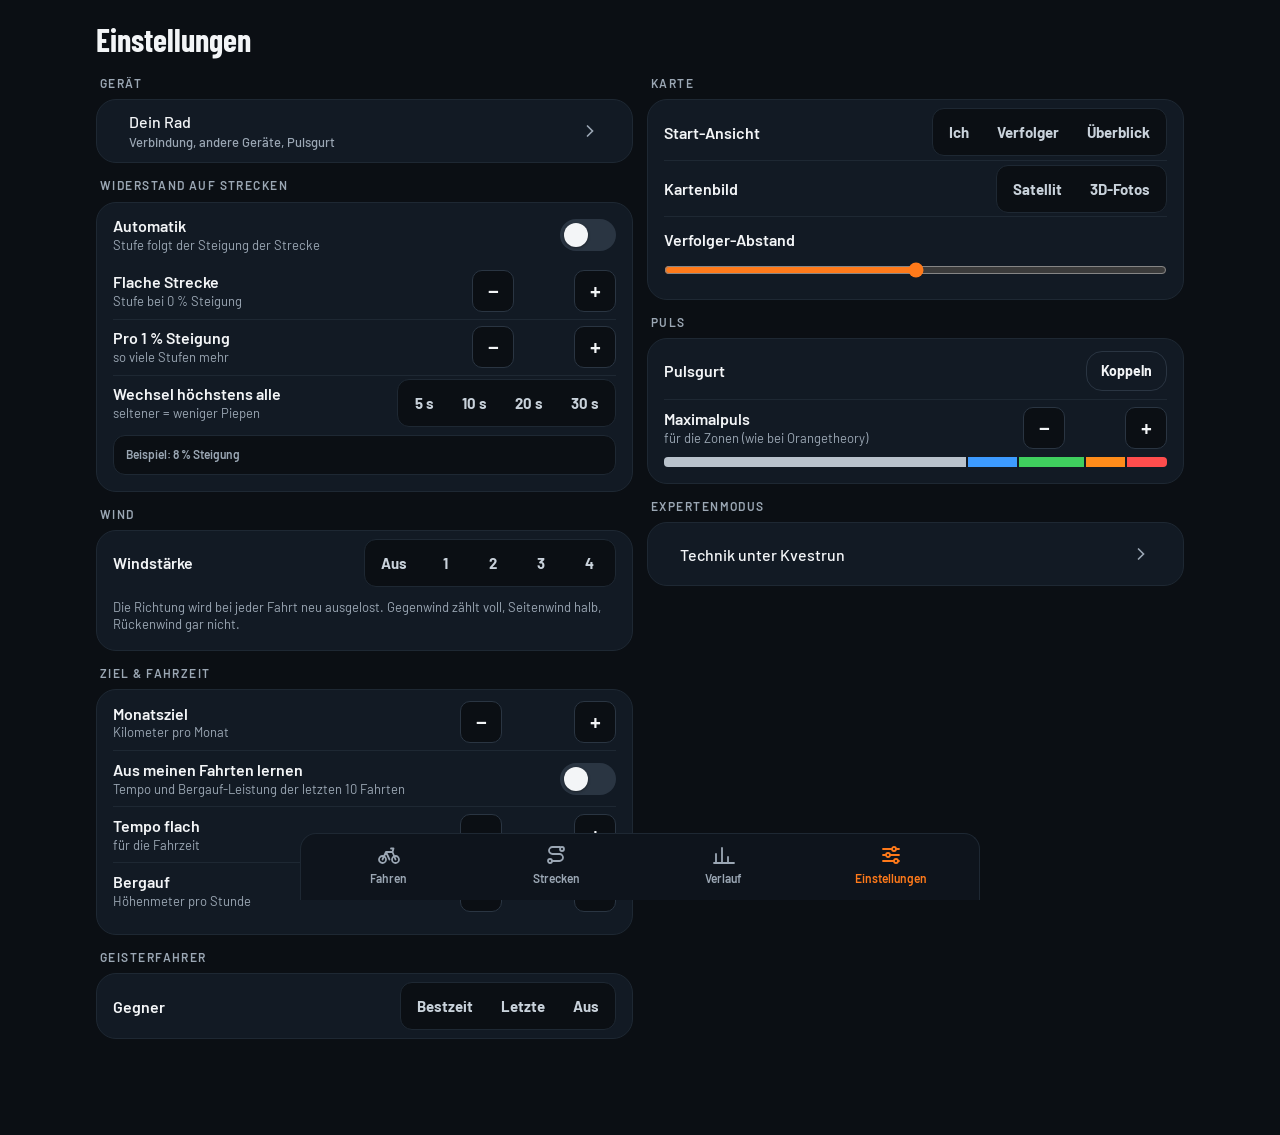
<file: src/inner_templates/funrun/einstellungen.htm>
<!doctype html>
<html lang="de">
<head>
<meta charset="utf-8">
<meta name="viewport" content="width=device-width, initial-scale=1, maximum-scale=1, user-scalable=no">
<title>Kvestrun – Einstellungen</title>
<!-- FunRun settings: resistance on routes, wind, ghost rider, map, heart rate; all other settings stay in QZ -->
<link rel="stylesheet" href="https://fonts.googleapis.com/css2?family=Barlow:wght@400;500;600;700&amp;family=Barlow+Condensed:wght@600;700&amp;display=swap">
<link rel="stylesheet" href="funrun.css">
<style>
.sec h2 { margin: 0 0 8px 4px; font-size: 12px; letter-spacing: .12em; text-transform: uppercase; color: var(--muted); font-weight: 600; }
.sec .card { padding: 4px 16px; }
.switch { appearance: none; -webkit-appearance: none; width: 56px; height: 32px; flex: none; border: 0; border-radius: 999px; padding: 4px; cursor: pointer; background: #2a3542; display: flex; align-items: center; }
.switch span { width: 24px; height: 24px; border-radius: 50%; background: #f3f5f7; box-shadow: 0 1px 3px rgba(0,0,0,.4); transition: transform .15s; }
.switch.on { background: var(--accent); }
.switch.on span { transform: translateX(24px); }
.step { display: flex; align-items: center; gap: 4px; flex: none; }
.step button { appearance: none; -webkit-appearance: none; width: 42px; height: 42px; border-radius: 10px; border: 1px solid var(--line2); background: var(--bg); color: var(--text); font-size: 22px; font-weight: 600; cursor: pointer; }
.step b { min-width: 52px; text-align: center; font-size: 24px; }
.step b small { font-family: Barlow, Roboto, Arial, sans-serif; font-size: 13px; font-weight: 600; color: var(--muted); margin-left: 2px; }
#fixedBox .line:first-child { border-top: 1px solid var(--line); }
.example { display: flex; align-items: center; justify-content: space-between; gap: 12px; margin: 4px 0 12px; padding: 10px 12px; border-radius: 12px; background: var(--bg); border: 1px solid var(--line); }
.dirs { display: grid; grid-template-columns: repeat(3, minmax(0, 1fr)); gap: 8px; margin: 0 0 8px; }
.dirs div { display: flex; flex-direction: column; gap: 2px; padding: 8px 10px; border-radius: 12px; background: var(--bg); border: 1px solid var(--line); }
.dirs span { font-size: 12px; font-weight: 600; color: var(--muted); }
.dirs b { font-size: 17px; }
.range { display: flex; flex-direction: column; gap: 6px; padding: 12px 0; }
.range input { width: 100%; height: 26px; margin: 0; accent-color: var(--accent); }
.hint { margin: 0 0 12px; font-size: 13px; color: var(--muted); }
.zones { display: flex; gap: 2px; height: 10px; border-radius: 4px; overflow: hidden; margin: 2px 0 6px; }
.disabled { opacity: .4; pointer-events: none; }
#exLevel { white-space: nowrap; }
/* phones: a choice of several goes below its label, as wide as the card */
@media (max-width: 560px) {
  .line.wide { flex-direction: column; align-items: stretch; gap: 8px; padding: 12px 0; }
  .line.wide .segs { display: flex; flex-wrap: nowrap; }
  .line.wide .segs button { flex: 1; min-width: 0; padding: 0 6px; }
}
</style>
</head>
<body>
<div class="wrap">
  <h1 style="margin:0 0 14px;font-family:'Barlow Condensed',Barlow,sans-serif;font-size:32px">Einstellungen</h1>
  <div class="cols">
    <div class="col">
      <section class="sec">
        <h2>Gerät</h2>
        <div class="card flat">
          <button class="link" id="lnkRad"><span style="display:flex;flex-direction:column;gap:2px;min-width:0"><span>Dein Rad</span>
            <span class="m" id="radState" style="font-size:13px;color:var(--muted)">Verbindung, andere Geräte, Pulsgurt</span></span><svg viewBox="0 0 24 24" fill="none" stroke="currentColor" stroke-width="2" stroke-linecap="round" aria-hidden="true"><path d="m9 6 6 6-6 6"/></svg></button>
        </div>
      </section>

      <section class="sec">
        <h2>Widerstand auf Strecken</h2>
        <div class="card">
          <div class="line"><div class="l"><span class="n">Automatik</span><span class="m">Stufe folgt der Steigung der Strecke</span></div>
            <button class="switch" id="auto" aria-label="Automatik an oder aus"><span></span></button></div>
          <div id="levelBox">
            <div class="line"><div class="l"><span class="n">Flache Strecke</span><span class="m">Stufe bei 0 % Steigung</span></div>
              <div class="step"><button data-k="flat" data-d="-1" aria-label="weniger">−</button><b class="cond" id="flat"></b><button data-k="flat" data-d="1" aria-label="mehr">+</button></div></div>
            <div class="line"><div class="l"><span class="n">Pro 1 % Steigung</span><span class="m">so viele Stufen mehr</span></div>
              <div class="step"><button data-k="per" data-d="-0.5" aria-label="weniger">−</button><b class="cond" id="per"></b><button data-k="per" data-d="0.5" aria-label="mehr">+</button></div></div>
            <div class="line wide"><div class="l"><span class="n">Wechsel höchstens alle</span><span class="m">seltener = weniger Piepen</span></div>
              <div class="segs" id="intSeg"><button data-v="5">5 s</button><button data-v="10">10 s</button><button data-v="20">20 s</button><button data-v="30">30 s</button></div></div>
            <div class="example"><div class="l" style="display:flex;flex-direction:column;gap:2px"><span class="m" style="font-size:12px;font-weight:600;color:var(--muted)">Beispiel: 8 % Steigung</span>
              <span style="font-size:13px;color:var(--soft)" id="exWind"></span></div><b class="cond" style="font-size:24px;color:var(--accent)" id="exLevel"></b></div>
          </div>
        </div>
      </section>

      <section class="sec">
        <h2>Wind</h2>
        <div class="card">
          <div class="line wide"><div class="l"><span class="n">Windstärke</span><span class="m" id="windText"></span></div>
            <div class="segs" id="windSeg"><button data-v="0">Aus</button><button data-v="1">1</button><button data-v="2">2</button><button data-v="3">3</button><button data-v="4">4</button></div></div>
          <div class="dirs" id="dirs"></div>
          <p class="hint">Die Richtung wird bei jeder Fahrt neu ausgelost. Gegenwind zählt voll, Seitenwind halb, Rückenwind gar nicht.</p>
        </div>
      </section>

      <section class="sec">
        <h2>Ziel &amp; Fahrzeit</h2>
        <div class="card">
          <div class="line"><div class="l"><span class="n">Monatsziel</span><span class="m">Kilometer pro Monat</span></div>
            <div class="step"><button data-k="goal" data-d="-25" aria-label="weniger">−</button><b class="cond" id="goal" style="min-width:64px"></b><button data-k="goal" data-d="25" aria-label="mehr">+</button></div></div>
          <div class="line"><div class="l"><span class="n">Aus meinen Fahrten lernen</span><span class="m">Tempo und Bergauf-Leistung der letzten 10 Fahrten</span></div>
            <button class="switch" id="adaptive" aria-label="Fahrzeit aus den Fahrten lernen"><span></span></button></div>
          <div id="fixedBox">
            <div class="line"><div class="l"><span class="n">Tempo flach</span><span class="m">für die Fahrzeit</span></div>
              <div class="step"><button data-k="speed" data-d="-1" aria-label="langsamer">−</button><b class="cond" id="flatSpeed" style="min-width:64px"></b><button data-k="speed" data-d="1" aria-label="schneller">+</button></div></div>
            <div class="line"><div class="l"><span class="n">Bergauf</span><span class="m">Höhenmeter pro Stunde</span></div>
              <div class="step"><button data-k="climb" data-d="-50" aria-label="weniger">−</button><b class="cond" id="climbRate" style="min-width:64px"></b><button data-k="climb" data-d="50" aria-label="mehr">+</button></div></div>
          </div>
          <p class="hint" id="speedInfo" style="margin-top:4px"></p>
        </div>
      </section>

      <section class="sec">
        <h2>Geisterfahrer</h2>
        <div class="card">
          <div class="line wide"><div class="l"><span class="n">Gegner</span><span class="m" id="ghostText"></span></div>
            <div class="segs" id="ghostSeg"><button data-v="best">Bestzeit</button><button data-v="last">Letzte</button><button data-v="off">Aus</button></div></div>
        </div>
      </section>
    </div>

    <div class="col">
      <section class="sec">
        <h2>Karte</h2>
        <div class="card">
          <div class="line wide"><div class="l"><span class="n">Start-Ansicht</span></div>
            <div class="segs" id="viewSeg"><button data-v="ich">Ich</button><button data-v="verfolger">Verfolger</button><button data-v="ueberblick">Überblick</button></div></div>
          <div class="line wide"><div class="l"><span class="n">Kartenbild</span></div>
            <div class="segs" id="layerSeg"><button data-v="sat">Satellit</button><button data-v="g3d">3D-Fotos</button></div></div>
          <div class="range" style="border-top:1px solid var(--line)">
            <div style="display:flex;justify-content:space-between"><span class="n" style="font-size:16px;font-weight:600">Verfolger-Abstand</span><span style="color:var(--soft)" id="followText"></span></div>
            <input type="range" id="follow" min="10" max="90" step="1" aria-label="Verfolger-Abstand">
          </div>
        </div>
      </section>

      <section class="sec">
        <h2>Puls</h2>
        <div class="card">
          <div class="line"><div class="l"><span class="n">Pulsgurt</span><span class="m" id="belt"></span></div>
            <button class="btn" id="btnBelt" style="min-height:40px;font-size:14px;padding:0 14px">Koppeln</button></div>
          <div class="line"><div class="l"><span class="n">Maximalpuls</span><span class="m">für die Zonen (wie bei Orangetheory)</span></div>
            <div class="step"><button data-k="hr" data-d="-1" aria-label="weniger">−</button><b class="cond" id="hrMax"></b><button data-k="hr" data-d="1" aria-label="mehr">+</button></div></div>
          <div class="zones" aria-hidden="true">
            <div style="flex:61;background:#b9c2cc"></div><div style="flex:10;background:#3d9bff"></div><div style="flex:13;background:#3fcf5e"></div><div style="flex:8;background:#ff8c1a"></div><div style="flex:8;background:#ff4d4d"></div>
          </div>
          <p class="hint" id="zoneText"></p>
        </div>
      </section>

      <section class="sec hidden" id="moveSec">
        <h2 id="moveTitle"></h2>
        <div class="card">
          <p class="hint" id="moveText" style="margin:10px 0 14px"></p>
          <div class="btns"><button class="btn primary" id="btnMove"></button><button class="btn hidden" id="btnMoveCancel">Abbrechen</button></div>
          <p class="hint hidden" id="moveState" role="status" style="margin:12px 0 4px"></p>
        </div>
      </section>

      <section class="sec">
        <h2>Expertenmodus</h2>
        <div class="card flat">
          <button class="link" id="lnkExpert" aria-expanded="false" aria-controls="expertBox">Technik unter Kvestrun<svg id="expertChev" viewBox="0 0 24 24" fill="none" stroke="currentColor" stroke-width="2" stroke-linecap="round" aria-hidden="true" style="transition:transform .15s"><path d="m9 6 6 6-6 6"/></svg></button>
          <div class="hidden" id="expertBox">
            <p class="hint" style="margin:10px 16px 12px">Hier liegt die Technik, auf der Kvestrun aufbaut: alle Einstellungen für Räder, Rollen und Sensoren, die Kachelansicht und das Menü. Für den Alltag brauchst du sie nicht.</p>
            <div class="line" style="padding:0 16px;border-top:1px solid var(--line)"><div class="l"><span class="n">Mit Kvestrun starten</span><span class="m">sonst mit der Kachelansicht</span></div>
              <button class="switch" id="startPage" aria-label="Mit Kvestrun starten an oder aus"><span></span></button></div>
            <button class="link" id="lnkSettings" style="border-top:1px solid var(--line)">Alle Einstellungen<svg viewBox="0 0 24 24" fill="none" stroke="currentColor" stroke-width="2" stroke-linecap="round" aria-hidden="true"><path d="m9 6 6 6-6 6"/></svg></button>
            <button class="link" id="lnkTiles">Kachelansicht (Fahrt ohne Karte)<svg viewBox="0 0 24 24" fill="none" stroke="currentColor" stroke-width="2" stroke-linecap="round" aria-hidden="true"><path d="m9 6 6 6-6 6"/></svg></button>
            <button class="link" id="lnkMenu">Menü<svg viewBox="0 0 24 24" fill="none" stroke="currentColor" stroke-width="2" stroke-linecap="round" aria-hidden="true"><path d="m9 6 6 6-6 6"/></svg></button>
            <p class="hint" style="margin:0;padding:12px 16px 14px;border-top:1px solid var(--line)">Kvestrun baut auf QZ (qdomyos-zwift) von Roberto Viola auf und ist wie QZ freie Software unter der GPL-3.0.
              <a href="#" id="lnkSource" style="color:var(--accent)">Quellcode ansehen</a></p>
          </div>
        </div>
      </section>
    </div>
  </div>
</div>
<script src="funrun.js"></script>
<script src="funrun-routes.js"></script>
<script>
(function () {
'use strict';
const $ = FR.$;
FR.tabs('einstellungen.htm');

// map settings live in the map page's storage (same address as this page)
const mapStore = {
  get(k, d) { try { const v = localStorage.getItem('qzmap.' + k); return v === null ? d : JSON.parse(v); } catch (e) { return d; } },
  set(k, v) { try { localStorage.setItem('qzmap.' + k, JSON.stringify(v)); } catch (e) { /* not available */ } },
};
const dist = t => 1.97 * (Math.exp(7.84 * t) - 1);
const OVERVIEW = Math.log(1800 / 1.97 + 1) / 7.84;

const S = { auto: true, flat: 12, per: 1.5, interval: 10, wind: 0, ghost: 'best', hrMax: 190, belt: '', startPage: true,
  goal: 0, flatSpeed: 25, climbRate: 700, adaptive: false };
let rides = [];
const bool = v => v === true || v === 'true' || v === 1 || v === '1';
const numOr = (v, d) => (v === null || v === undefined || v === '' || !Number.isFinite(+v) ? d : +v);

function seg(id, value) { document.querySelectorAll('#' + id + ' button').forEach(b => b.classList.toggle('on', b.dataset.v === String(value))); }
function render() {
  $('auto').classList.toggle('on', S.auto);
  $('levelBox').classList.toggle('disabled', !S.auto);
  $('flat').textContent = S.flat;
  $('per').textContent = FR.num(S.per, 1);
  seg('intSeg', S.interval);
  const lv = Math.max(1, Math.min(32, Math.round(S.flat + S.per * 8)));
  $('exLevel').textContent = 'Stufe ' + lv;
  $('exWind').textContent = S.wind ? 'mit Gegenwind Stärke ' + S.wind + ': Stufe ' + Math.min(32, Math.round((S.flat + S.per * 8) * (1 + 0.05 * S.wind))) : 'ohne Wind';
  seg('windSeg', S.wind);
  $('windText').textContent = S.wind ? 'Stärke ' + S.wind + ' · bis +' + S.wind * 5 + ' %' : 'kein Wind';
  $('dirs').innerHTML = [['Gegenwind', S.wind * 5], ['Seitenwind', S.wind * 2.5], ['Rückenwind', 0]].map(([n, p]) =>
    '<div style="opacity:' + (S.wind ? 1 : 0.4) + '"><span>' + n + '</span><b>' + (p ? '+' + FR.num(p, p % 1 ? 1 : 0) + ' %' : '±0 %') + '</b></div>').join('');
  seg('ghostSeg', S.ghost);
  $('ghostText').textContent = { best: 'deine Bestzeit fährt als Geist mit', last: 'deine letzte Fahrt fährt als Geist mit', off: 'kein Geisterfahrer' }[S.ghost] || '';
  // map
  const followT = Math.max(0.1, Math.min(0.9, +mapStore.get('followT', 0.5) || 0.5)), zoom = +mapStore.get('zoom', followT);
  seg('viewSeg', Math.abs(zoom) < 0.03 ? 'ich' : Math.abs(zoom - OVERVIEW) < 0.03 ? 'ueberblick' : 'verfolger');
  seg('layerSeg', mapStore.get('layer', 'sat'));
  $('follow').value = Math.round(followT * 100);
  $('followText').textContent = '≈ ' + Math.round(dist(followT)).toLocaleString('de-DE') + ' m';
  // heart rate
  $('belt').textContent = S.belt && S.belt !== 'Disabled' ? S.belt : 'keiner gekoppelt';
  $('hrMax').textContent = S.hrMax;
  const z = p => Math.round(S.hrMax * p / 100);
  $('zoneText').textContent = 'Grau bis ' + (z(61) - 1) + ', Blau bis ' + (z(71) - 1) + ', Grün bis ' + (z(84) - 1) + ', Orange bis ' + (z(92) - 1) + ', Rot ab ' + z(92) + ' /min';
  $('startPage').classList.toggle('on', S.startPage);
  // goal and ride time
  $('goal').innerHTML = S.goal > 0 ? FR.num(S.goal) + '<small>km</small>' : 'aus';
  $('adaptive').classList.toggle('on', S.adaptive);
  $('flatSpeed').innerHTML = FR.num(S.flatSpeed) + '<small>km/h</small>';
  $('climbRate').innerHTML = FR.num(S.climbRate) + '<small>Hm/h</small>';
  const RT = window.FRR, p = RT.speedParams({ flat: S.flatSpeed, climb: S.climbRate, adaptive: S.adaptive }, rides);
  // examples: 50 km on the flat; Alpe d'Huez (14.7 km, 1,105 m up)
  const alpe = [], n = 59;
  for (let i = 0; i <= n; i++) alpe.push(717 + 1105 * i / n);
  const ex = '50 km flach ' + RT.duration(RT.estimate(50000, null, p)) + ' · Alpe d\'Huez ' + RT.duration(RT.estimate(14676, alpe, p));
  let info;
  if (!S.adaptive) info = 'Beispiele: ' + ex + '.';
  else if (!p.learned) info = 'Noch keine passenden Fahrten: Bis dahin gelten ' + FR.num(S.flatSpeed) + ' km/h und ' + FR.num(S.climbRate) + ' Hm/h. Beispiele: ' + ex + '.';
  else info = 'Gelernt' + (p.rides ? ' aus ' + (p.rides === 1 ? '1 Fahrt' : p.rides + ' Fahrten') : '') + ': ' + FR.num(p.flat, 1) + ' km/h in der Ebene' +
    (p.flatLearned ? '' : ' (Einstellung)') + ', ' + FR.num(p.climb) + ' Hm/h bergauf' + (p.climbLearned ? '' : ' (Einstellung)') + '. Beispiele: ' + ex + '.';
  $('speedInfo').textContent = info;
}

// ------------------------------------------------------------------ input
$('auto').addEventListener('click', () => { S.auto = !S.auto; FR.send('autoresistance'); render(); });
document.addEventListener('click', e => {
  const b = e.target.closest('.step button'); if (!b) return;
  const d = +b.dataset.d;
  if (b.dataset.k === 'flat') { S.flat = Math.max(1, Math.min(32, S.flat + d)); FR.setSettings({ funrun_flat_level: S.flat }); }
  else if (b.dataset.k === 'per') { S.per = Math.max(0.5, Math.min(3, Math.round((S.per + d) * 2) / 2)); FR.setSettings({ funrun_level_per_percent: S.per }); }
  else if (b.dataset.k === 'hr') { S.hrMax = Math.max(120, Math.min(220, S.hrMax + d)); FR.setSettings({ heart_max_override_enable: true, heart_max_override_value: S.hrMax }); }
  else if (b.dataset.k === 'goal') { S.goal = Math.max(0, Math.min(5000, S.goal + d)); FR.setSettings({ funrun_month_goal: S.goal }); }
  else if (b.dataset.k === 'speed') { S.flatSpeed = Math.max(10, Math.min(45, S.flatSpeed + d)); FR.setSettings({ funrun_flat_speed: S.flatSpeed }); }
  else if (b.dataset.k === 'climb') { S.climbRate = Math.max(200, Math.min(2000, S.climbRate + d)); FR.setSettings({ funrun_climb_rate: S.climbRate }); }
  render();
});
$('intSeg').addEventListener('click', e => { const b = e.target.closest('button'); if (!b) return; S.interval = +b.dataset.v; FR.setSettings({ funrun_level_interval: S.interval }); render(); });
$('windSeg').addEventListener('click', e => { const b = e.target.closest('button'); if (!b) return; S.wind = +b.dataset.v; FR.setSettings({ funrun_wind_strength: S.wind }); render(); });
$('ghostSeg').addEventListener('click', e => { const b = e.target.closest('button'); if (!b) return; S.ghost = b.dataset.v; FR.setSettings({ funrun_ghost_mode: S.ghost }); render(); });
$('viewSeg').addEventListener('click', e => {
  const b = e.target.closest('button'); if (!b) return;
  const followT = Math.max(0.1, Math.min(0.9, +mapStore.get('followT', 0.5) || 0.5));
  mapStore.set('zoom', { ich: 0, verfolger: followT, ueberblick: OVERVIEW }[b.dataset.v]);
  render();
});
$('layerSeg').addEventListener('click', e => { const b = e.target.closest('button'); if (!b) return; mapStore.set('layer', b.dataset.v); render(); });
$('follow').addEventListener('input', e => {
  const old = +mapStore.get('followT', 0.5) || 0.5, t = Math.max(0.1, Math.min(0.9, +e.target.value / 100));
  mapStore.set('followT', t);
  if (Math.abs(+mapStore.get('zoom', old) - old) < 0.03) mapStore.set('zoom', t); // the follower view moves along
  render();
});
$('btnBelt').addEventListener('click', () => FR.go('rad.htm', 'from=einstellungen.htm'));
$('lnkRad').addEventListener('click', () => FR.go('rad.htm', 'from=einstellungen.htm'));
$('startPage').addEventListener('click', () => { S.startPage = !S.startPage; FR.setSettings({ funrun_start_page: S.startPage }); render(); });
$('adaptive').addEventListener('click', () => { S.adaptive = !S.adaptive; FR.setSettings({ funrun_speed_adaptive: S.adaptive }); render(); });
$('lnkSettings').addEventListener('click', () => FR.open('settings'));
$('lnkTiles').addEventListener('click', () => FR.open('tiles'));
$('lnkMenu').addEventListener('click', () => FR.open('menu'));
$('lnkExpert').addEventListener('click', () => {
  const open = $('expertBox').classList.toggle('hidden') === false;
  $('lnkExpert').setAttribute('aria-expanded', String(open));
  $('expertChev').style.transform = open ? 'rotate(90deg)' : '';
});
$('lnkSource').addEventListener('click', e => { e.preventDefault(); FR.openUrl('https://github.com/stev2020/qdomyos-zwift'); });

// ------------------------------------------------------------------ move between the QZ app and the FunRun app
// The QZ app packs everything into Download/Kvestrun-Umzug.zip; the app with its own id (Kvestrun) takes that file with the
// file picker, checks it and unpacks it at its next start (funrunmove.cpp).
const MOVE = { qz: null, picked: null, busy: false };
const plural = (n, one, many) => FR.num(n) + ' ' + (n === 1 ? one : many);
const moveSummary = c => [plural(+c.rides || 0, 'Fahrt', 'Fahrten'), plural(+c.routes || 0, 'Strecke', 'Strecken'),
  plural(+c.workouts || 0, 'Workout', 'Workouts')].join(', ') + ' und ' + plural(+c.settings || 0, 'Einstellung', 'Einstellungen');
const mb = bytes => FR.num(bytes / 1048576, bytes < 10485760 ? 1 : 0) + ' MB';
function moveState(text, bad) {
  $('moveState').textContent = text || '';
  $('moveState').classList.toggle('hidden', !text);
  $('moveState').style.color = bad ? 'var(--bad)' : 'var(--soft)';
}
function renderMove() {
  if (MOVE.qz === null) return;
  $('moveSec').classList.remove('hidden');
  if (MOVE.qz) {
    $('moveTitle').textContent = 'Umzug in die neue App';
    $('moveText').textContent = 'Packt deine Fahrten, Strecken, Workouts und Einstellungen in eine Datei im Download-Ordner. ' +
      'Die neue App ' + FR.APP + ' liest sie ein.';
    $('btnMove').textContent = MOVE.busy ? 'Wird gepackt …' : 'Umzugsdatei erstellen';
    $('btnMoveCancel').classList.add('hidden');
  } else if (MOVE.picked) {
    $('moveTitle').textContent = 'Daten übernehmen';
    $('moveText').textContent = 'In der Umzugsdatei' + (MOVE.picked.created ? ' vom ' + FR.dayLong(FR.date(MOVE.picked.created)) : '') + ': ' +
      moveSummary(MOVE.picked) + '. Nach dem Übernehmen schließt sich die App, beim nächsten Öffnen sind die Daten da.';
    $('btnMove').textContent = 'Übernehmen';
    $('btnMoveCancel').classList.remove('hidden');
  } else {
    $('moveTitle').textContent = 'Daten übernehmen';
    $('moveText').textContent = 'Aus der bisherigen App: Erstelle dort unter Einstellungen die Umzugsdatei und wähle sie hier aus. ' +
      'Am besten, bevor du hier die erste Fahrt machst.';
    $('btnMove').textContent = 'Umzugsdatei wählen';
    $('btnMoveCancel').classList.add('hidden');
  }
  $('btnMove').disabled = MOVE.busy;
}
$('btnMove').addEventListener('click', async () => {
  if (MOVE.busy) return;
  if (MOVE.qz) {
    MOVE.busy = true; renderMove();
    moveState('Das kann bei vielen Workouts eine Minute dauern.');
    try {
      const r = await FR.move('pack', { pages: FR.pagesStorage() }, 600000);
      if (r && r.ok) moveState('Fertig: ' + moveSummary(r) + ' in ' + String(r.file || '').split('/').slice(-2).join('/') + ' (' + mb(+r.size || 0) + '). ' +
        'Schließe jetzt diese App, installiere die neue und tippe dort unter Einstellungen auf „Umzugsdatei wählen“.');
      else moveState('Das hat nicht geklappt: ' + ((r && r.error) || 'unbekannter Fehler'), true);
    } catch (e) { moveState('Das hat nicht geklappt: ' + e.message, true); }
    MOVE.busy = false; renderMove();
    return;
  }
  if (!MOVE.picked) { moveState(''); FR.open('umzug'); return; }
  MOVE.busy = true; renderMove();
  try {
    const r = await FR.move('schedule', { file: MOVE.picked.file });
    if (!r || !r.ok) { moveState('Das hat nicht geklappt: ' + ((r && r.error) || 'unbekannter Fehler'), true); MOVE.busy = false; renderMove(); return; }
    moveState('Alles bereit. Die App schließt sich jetzt, öffne sie gleich wieder.');
    setTimeout(() => FR.open('quit'), 2500);
  } catch (e) { moveState('Das hat nicht geklappt: ' + e.message, true); MOVE.busy = false; renderMove(); }
});
$('btnMoveCancel').addEventListener('click', () => { MOVE.picked = null; moveState(''); renderMove(); });
// the app hands in the file the picker copied (FunRunPage.qml)
window.funrunMovePicked = async file => {
  moveState('Datei wird geprüft …');
  try {
    const r = await FR.move('inspect', { file });
    if (r && r.ok) { MOVE.picked = r; moveState(''); }
    else { MOVE.picked = null; moveState((r && r.error) || 'Das ist keine Umzugsdatei.', true); }
  } catch (e) { moveState('Das hat nicht geklappt: ' + e.message, true); }
  renderMove();
};
FR.onBack(() => { if (!MOVE.picked || MOVE.busy) return false; MOVE.picked = null; moveState(''); renderMove(); return true; });
FR.move('info').then(c => {
  MOVE.qz = !!(c && c.qz); renderMove();
  if (FR.qs.get('umzug')) $('moveSec').scrollIntoView({ block: 'start' });
}).catch(() => { /* an older app */ });
FR.onWorkout(w => {
  if (w.autoresistance != null && bool(w.autoresistance) !== S.auto) { S.auto = bool(w.autoresistance); render(); }
  const rad = w.deviceConnected && w.deviceName && w.deviceName !== 'N/A' ? w.deviceName + ' verbunden' : 'kein Rad verbunden';
  if ($('radState').textContent !== rad) $('radState').textContent = rad;
});

async function load() {
  try {
    const st = await FR.getSettings(['funrun_flat_level', 'funrun_level_per_percent', 'funrun_level_interval', 'funrun_wind_strength', 'funrun_ghost_mode',
      'heart_rate_belt_name', 'age', 'heart_max_override_enable', 'heart_max_override_value', 'funrun_start_page',
      'funrun_month_goal', 'funrun_flat_speed', 'funrun_climb_rate', 'funrun_speed_adaptive']);
    S.flat = numOr(st.funrun_flat_level, 12);
    S.per = numOr(st.funrun_level_per_percent, 1.5);
    S.interval = numOr(st.funrun_level_interval, 10);
    S.wind = numOr(st.funrun_wind_strength, 0);
    S.ghost = st.funrun_ghost_mode || 'best';
    S.belt = st.heart_rate_belt_name || '';
    S.hrMax = Math.round(bool(st.heart_max_override_enable) ? numOr(st.heart_max_override_value, 195) : 220 - numOr(st.age, 35));
    S.startPage = st.funrun_start_page === null || st.funrun_start_page === undefined ? true : bool(st.funrun_start_page);
    S.goal = Math.max(0, numOr(st.funrun_month_goal, 0));
    S.flatSpeed = numOr(st.funrun_flat_speed, 25);
    S.climbRate = numOr(st.funrun_climb_rate, 700);
    S.adaptive = bool(st.funrun_speed_adaptive);
    rides = await FR.rides();
  } catch (e) { /* defaults */ }
  if (FR.workout && FR.workout.autoresistance != null) S.auto = bool(FR.workout.autoresistance);
  render();
}
FR.onRefresh(load);
load();
})();
</script>
</body>
</html>
</file>
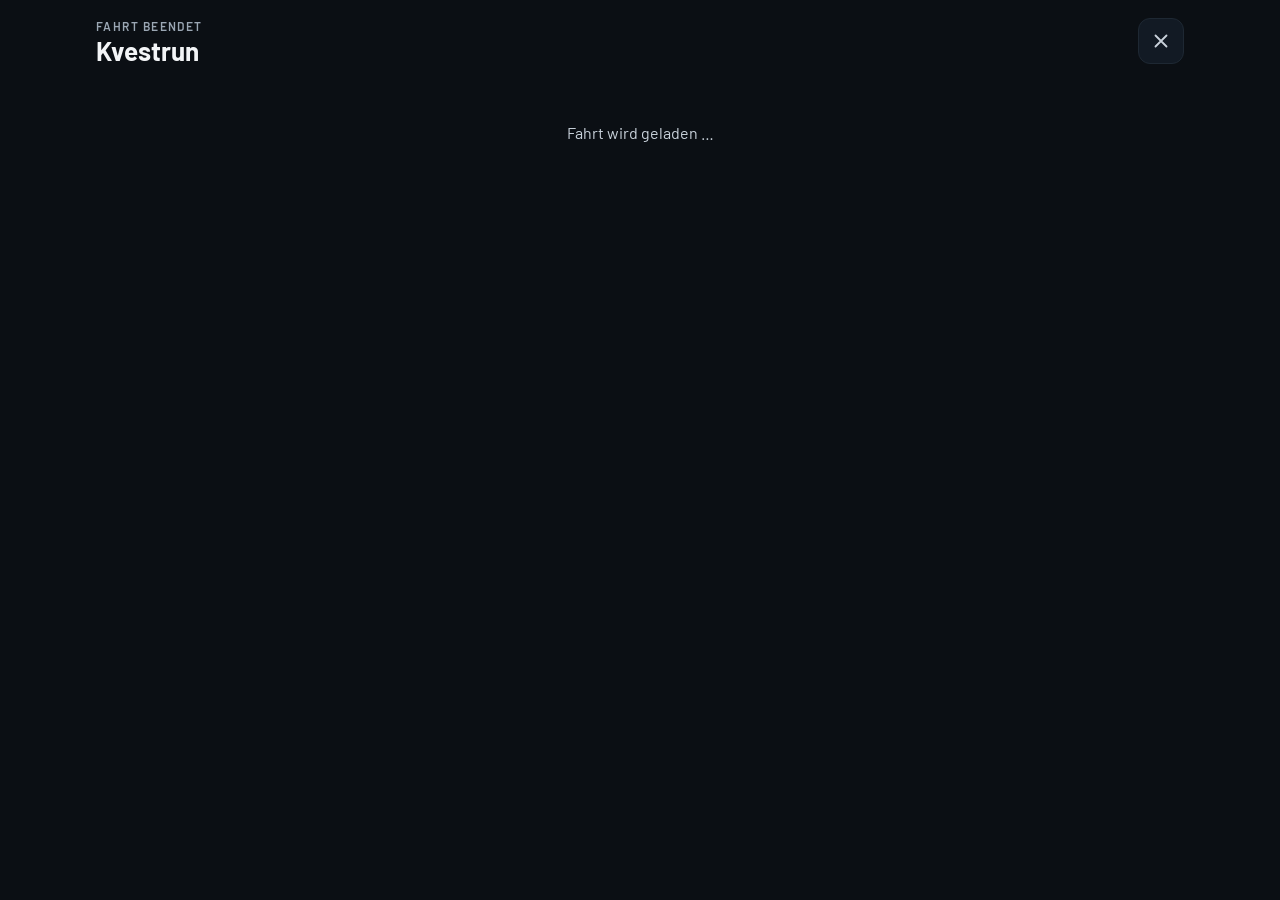
<file: src/inner_templates/funrun/ende.htm>
<!doctype html>
<html lang="de">
<head>
<meta charset="utf-8">
<meta name="viewport" content="width=device-width, initial-scale=1, maximum-scale=1, user-scalable=no">
<title>Kvestrun – Fahrt beendet</title>
<!-- Ride end screen: the kept ride (?id=..., otherwise the newest) compared with the best earlier ride of the same route -->
<link rel="stylesheet" href="https://fonts.googleapis.com/css2?family=Barlow:wght@400;500;600;700&amp;family=Barlow+Condensed:wght@600;700&amp;display=swap">
<link rel="stylesheet" href="funrun.css">
<style>
.zbar { display: flex; gap: 2px; height: 14px; border-radius: 4px; overflow: hidden; }
.zbar div { height: 100%; min-width: 0; }
.charts { position: relative; display: flex; flex-direction: column; gap: 8px; margin-top: 10px; }
.ch .lab { display: flex; justify-content: space-between; font-size: 12px; font-weight: 600; color: var(--muted); margin-bottom: 4px; }
.ch .lab b { color: var(--soft); font-weight: 600; }
.ch svg { display: block; width: 100%; }
.xlabels { position: relative; height: 14px; font-size: 11px; font-weight: 600; color: var(--muted); }
.xlabels span { position: absolute; top: 0; transform: translateX(-50%); white-space: nowrap; }
.cross { position: absolute; top: 0; bottom: 22px; width: 2px; margin-left: -1px; background: var(--text); opacity: .85; pointer-events: none; display: none; }
.hits { position: absolute; left: 0; right: 0; top: 0; bottom: 22px; display: flex; }
.hits button { appearance: none; -webkit-appearance: none; flex: 1; min-width: 0; border: 0; padding: 0; margin: 0; background: transparent; cursor: pointer; }
#longCard { display: flex; flex-direction: column; gap: 8px; }
.lr-head { font-weight: 700; }
.lr-meta { display: flex; justify-content: space-between; gap: 10px; color: var(--muted); font-size: 14px; }
.lr-next { color: var(--muted); font-size: 14px; }
#longCard .link { padding: 0; min-height: 44px; border-top: 1px solid var(--line); margin-top: 2px; }
</style>
</head>
<body>
<div class="wrap">
  <div class="top">
    <div style="min-width:0">
      <div class="eyebrow" id="eyebrow">Fahrt beendet</div>
      <h1 id="title">Kvestrun</h1>
      <div class="muted" id="when"></div>
    </div>
    <button class="iconbtn" id="btnClose" aria-label="Schließen">
      <svg viewBox="0 0 24 24" fill="none" stroke="currentColor" stroke-width="2" stroke-linecap="round" aria-hidden="true"><path d="M6 6l12 12M18 6L6 18"/></svg>
    </button>
  </div>

  <div class="msg" id="msg">Fahrt wird geladen …</div>

  <div class="cols hidden" id="content">
    <div class="col">
      <section class="hero" id="hero"></section>
      <section class="card hidden" id="longCard"></section>
      <div class="stats" id="stats"></div>
      <section class="card hidden" id="hrCard"></section>
      <section class="card hidden" id="windCard"></section>
    </div>
    <div class="col">
      <section class="card" id="chartCard">
        <div class="chead"><h2>Verlauf der Fahrt</h2><span class="aside" id="readout">Tippe auf die Kurven</span></div>
        <div class="charts" id="charts"></div>
      </section>
      <section class="card flat rows hidden" id="secCard"></section>
      <p class="note" id="note">
        <svg viewBox="0 0 24 24" width="18" height="18" fill="none" stroke="#4cd17a" stroke-width="2.2" stroke-linecap="round" stroke-linejoin="round" aria-hidden="true"><path d="M5 12.5l4.5 4.5L19 7.5"/></svg>
        <span id="noteText">Gespeichert in „Meine Fahrten“</span>
      </p>
      <div class="btns">
        <button class="btn hidden" id="btnDelete" style="color:var(--bad)">Fahrt löschen</button>
        <button class="btn hidden" id="btnHistory">Meine Fahrten</button>
        <button class="btn primary" id="btnDone">Fertig</button>
      </div>
    </div>
  </div>
</div>
<script src="funrun.js"></script>
<script src="funrun-routes.js"></script>
<script>
(function () {
'use strict';
const $ = FR.$;
// opened from the history or the start page: back there inside this view; right after a ride the app closes it
const backTo = { history: 'verlauf.htm', start: 'start.htm' }[FR.qs.get('from')] || null;
const fromHistory = !!backTo;
const close = () => (backTo ? FR.go(backTo) : FR.close('home'));
$('btnClose').addEventListener('click', close);
$('btnDone').addEventListener('click', close);
// right after the ride: on to the history; from the history: delete this ride (a second tap confirms)
$('btnHistory').addEventListener('click', () => FR.go('verlauf.htm'));
let deleteArmed = false;
$('btnDelete').addEventListener('click', async () => {
  if (!deleteArmed) { deleteArmed = true; $('btnDelete').textContent = 'Wirklich löschen?'; return; }
  try { await FR.remove(FR.qs.get('id')); } catch (e) { /* the list shows what is left */ }
  FR.go('verlauf.htm');
});

const TROPHY = '<svg viewBox="0 0 24 24" width="20" height="20" fill="none" stroke="currentColor" stroke-width="2" stroke-linecap="round" stroke-linejoin="round" aria-hidden="true"><path d="M8 4h8v5a4 4 0 0 1-8 0zM8 6H5a3 3 0 0 0 3 4M16 6h3a3 3 0 0 1-3 4M12 13v4M8.5 20h7M10 17h4"/></svg>';
const FLAG = '<svg viewBox="0 0 24 24" width="20" height="20" fill="none" stroke="currentColor" stroke-width="2" stroke-linecap="round" stroke-linejoin="round" aria-hidden="true"><path d="M6 21V4M6 4h11l-2 4 2 4H6"/></svg>';

function hero(kind, label, time, sub) {
  const el = $('hero');
  el.className = 'hero ' + kind;
  el.innerHTML = '<span class="eyebrow">' + label + '</span><span class="big cond">' + time + '</span><span class="sub">' + sub + '</span>';
}

function stat(k, v, unit, s) {
  return '<div class="stat"><span class="k">' + k + '</span><span class="v cond">' + v + (unit ? '<small>' + unit + '</small>' : '') + '</span>' +
    '<span class="s">' + (s || '&nbsp;') + '</span></div>';
}

// ------------------------------------------------------------------ samples along the ride
// x per sample: distance along the route (route rides) or time (free rides); off-route samples drop out
function series(sum, smp) {
  const n = smp.t.length, onRoute = !!sum.route, X = [], idx = [];
  let dmax = -1;
  for (let i = 0; i < n; i++) {
    if (onRoute) {
      const d = smp.d[i];
      if (!(d >= 0) || d < dmax) continue;
      dmax = d; X.push(d);
    } else X.push(smp.t[i]);
    idx.push(i);
  }
  return { X, idx };
}

// averages of a sample field in `nb` equal parts of [x0, x1] (null where there is nothing)
function buckets(S, field, x0, x1, nb, keep) {
  const sum = new Float64Array(nb), cnt = new Uint32Array(nb), out = new Array(nb);
  for (let j = 0; j < S.X.length; j++) {
    const v = field[S.idx[j]];
    if (v == null || !Number.isFinite(v) || (keep && !keep(v))) continue;
    const b = Math.min(nb - 1, Math.max(0, Math.floor((S.X[j] - x0) / (x1 - x0) * nb)));
    sum[b] += v; cnt[b]++;
  }
  for (let b = 0; b < nb; b++) out[b] = cnt[b] ? sum[b] / cnt[b] : null;
  return out;
}

function pathOf(vals, W, H, lo, hi, pad) {
  pad = pad == null ? 3 : pad;
  const n = vals.length;
  let d = '', pen = false;
  for (let i = 0; i < n; i++) {
    const v = vals[i];
    if (v == null) { pen = false; continue; }
    const x = (i + 0.5) / n * W, y = pad + (1 - (v - lo) / ((hi - lo) || 1)) * (H - 2 * pad);
    d += (pen ? ' L' : 'M') + x.toFixed(1) + ' ' + y.toFixed(1);
    pen = true;
  }
  return d;
}
function areaOf(vals, W, H, lo, hi, base) {
  const n = vals.length;
  let d = '', start = null, lastX = 0;
  const yb = (1 - (base - lo) / ((hi - lo) || 1)) * (H - 6) + 3;
  const flush = () => { if (start != null) d += ' L' + lastX.toFixed(1) + ' ' + yb.toFixed(1) + ' L' + start.toFixed(1) + ' ' + yb.toFixed(1) + ' Z'; start = null; };
  for (let i = 0; i < n; i++) {
    const v = vals[i];
    if (v == null) { flush(); continue; }
    const x = (i + 0.5) / n * W, y = 3 + (1 - (v - lo) / ((hi - lo) || 1)) * (H - 6);
    if (start == null) { d += 'M' + x.toFixed(1) + ' ' + yb.toFixed(1) + ' L' + x.toFixed(1) + ' ' + y.toFixed(1); start = x; }
    else d += ' L' + x.toFixed(1) + ' ' + y.toFixed(1);
    lastX = x;
  }
  flush();
  return d;
}
const range = (vals, minSpan) => {
  let lo = Infinity, hi = -Infinity;
  for (const v of vals) if (v != null) { lo = Math.min(lo, v); hi = Math.max(hi, v); }
  if (!Number.isFinite(lo)) return [0, 1];
  if (hi - lo < minSpan) { const m = (hi + lo) / 2; lo = m - minSpan / 2; hi = m + minSpan / 2; }
  return [lo, hi];
};

// ------------------------------------------------------------------ the page
function render(sum, smp, best, bestRide) {
  const start = FR.date(sum.start), end = FR.date(sum.end);
  $('eyebrow').textContent = fromHistory ? 'Deine Fahrt' : 'Fahrt beendet';
  $('title').textContent = FR.title(sum);
  $('when').textContent = FR.day(start) + ' ' + start.getFullYear() + ' · ' + FR.clock(start) + '–' + FR.clock(end) + ' Uhr';

  // headline
  const rt = FR.routeTime(sum);
  if (sum.route && rt != null) {
    if (best) {
      const d = rt - best.route.time;
      if (d < 0) hero('best', TROPHY + 'Neue Bestzeit', FR.time(rt), FR.time(-d) + ' schneller als deine Bestzeit (' + FR.time(best.route.time) + ')');
      else if (d === 0) hero('plain', FLAG + 'Ziel erreicht', FR.time(rt), 'genau so schnell wie deine Bestzeit');
      else hero('plain', FLAG + 'Ziel erreicht', FR.time(rt), FR.time(d) + ' langsamer als deine Bestzeit (' + FR.time(best.route.time) + ')');
    } else hero('best', TROPHY + 'Erste Bestzeit', FR.time(rt), 'Deine erste Zeit auf dieser Strecke – nächstes Mal fährt sie als Geist mit');
  } else if (sum.route) {
    hero('plain', FLAG + 'Fahrt beendet', FR.time(sum.duration), FR.km(Math.max(0, sum.route.reached)) + ' von ' + FR.km(sum.route.length) + ' km der Strecke geschafft');
  } else hero('plain', FLAG + 'Freie Fahrt', FR.time(sum.duration), FR.km(sum.distance) + ' km');

  // numbers
  let eLo = Infinity, eHi = -Infinity;
  for (const e of smp.e || []) if (e != null) { eLo = Math.min(eLo, e); eHi = Math.max(eHi, e); }
  const eRange = Number.isFinite(eLo) && eHi - eLo >= 1 ? FR.num(eLo) + ' → ' + FR.num(eHi) + ' m' : '';
  $('stats').innerHTML =
    stat('Strecke', FR.km(sum.distance), 'km', sum.route ? 'Strecke ' + FR.km(sum.route.length) + ' km' : 'Fahrzeit ' + FR.time(sum.duration)) +
    stat('Höhenmeter', FR.num(sum.ascent), 'm', eRange) +
    stat('Ø Tempo', FR.num(sum.avgSpeed, 1), 'km/h', 'max ' + FR.num(sum.maxSpeed, 1) + ' km/h') +
    stat('Ø Leistung', FR.num(sum.avgPower), 'W', 'max ' + FR.num(sum.maxPower) + ' W') +
    stat('Ø Trittfrequenz', FR.num(sum.avgCadence), 'U/min', 'Ø Stufe ' + FR.num(sum.avgLevel)) +
    stat('Kalorien', FR.num(sum.kcal), 'kcal', 'Arbeit ' + FR.num(sum.kj) + ' kJ');

  // heart rate
  if (sum.avgHr > 0 && sum.hrZones) {
    const z = sum.hrZones;
    const splat = Math.round((z[3] + z[4]) / 60);
    let bar = '', leg = '';
    FR.HR_ZONES.forEach((zone, i) => {
      if (z[i] > 0) bar += '<div style="flex:' + z[i] + ';background:' + zone.color + '" title="' + zone.name + '"></div>';
      leg += '<span><i style="background:' + zone.color + '"></i>' + zone.name + ' ' + Math.round(z[i] / 60) + ' Min</span>';
    });
    $('hrCard').innerHTML =
      '<div class="chead"><h2>Puls</h2><span class="aside">Ø ' + sum.avgHr + ' · max ' + sum.maxHr + ' · Maximalpuls ' + sum.hrMax + '</span></div>' +
      '<div class="zbar" style="margin-top:10px" role="img" aria-label="Zeit in den Pulszonen">' + bar + '</div>' +
      '<div class="legend" style="margin-top:8px">' + leg + '</div>' +
      '<div style="margin-top:10px"><span class="chip" style="background:#ff8c1a;color:#1a0f05">' + splat + ' Splat-Punkte</span>' +
      '<span class="muted" style="font-size:13px;margin-left:8px">Minuten in Orange und Rot</span></div>';
    $('hrCard').classList.remove('hidden');
  }

  // wind
  if (sum.wind) {
    const w = sum.wind, parts = [['Gegenwind', w.head, '#8fdcff'], ['Seitenwind', w.side, '#4a9fc4'], ['Rückenwind', w.tail, '#2f6a85']];
    $('windCard').innerHTML =
      '<div class="chead"><h2>Wind</h2><span class="aside">Stärke ' + w.strength + ' aus ' + FR.compass(w.from) + '</span></div>' +
      '<div class="zbar" style="margin-top:10px" role="img" aria-label="Anteil der Fahrzeit mit Gegen-, Seiten- und Rückenwind">' +
      parts.filter(p => p[1] > 0).map(p => '<div style="flex:' + p[1] + ';background:' + p[2] + '"></div>').join('') + '</div>' +
      '<div class="legend" style="margin-top:8px">' + parts.map(p => '<span><i style="background:' + p[2] + '"></i>' + p[0] + ' ' + p[1] + ' %</span>').join('') + '</div>' +
      '<p class="muted" style="margin:10px 0 0;font-size:13px">Im Schnitt war es ' + FR.num(w.avgPct, 0) + ' % schwerer als ohne Wind.</p>';
    $('windCard').classList.remove('hidden');
  }

  charts(sum, smp, bestRide);
  sections(sum, smp, best, bestRide);
  $('noteText').textContent = 'Gespeichert in „Meine Fahrten“' + (FR.routeTime(sum) != null ? ' · fährt nächstes Mal als Geist mit' : '');
  $('note').classList.toggle('hidden', fromHistory);
  $('btnHistory').classList.toggle('hidden', fromHistory);
  $('btnDelete').classList.toggle('hidden', !fromHistory || !FR.qs.get('id'));
  $('msg').classList.add('hidden');
  $('content').classList.remove('hidden');
}

// ------------------------------------------------------------------ charts: elevation, speed, lead on the best ride, heart rate
let chartData = null;
function charts(sum, smp, bestRide) {
  const S = series(sum, smp);
  const box = $('charts');
  if (S.X.length < 2) { $('chartCard').classList.add('hidden'); return; }
  const x0 = S.X[0], x1 = S.X[S.X.length - 1];
  if (!(x1 > x0)) { $('chartCard').classList.add('hidden'); return; }
  const NP = 160, NB = 26;
  const list = [];
  const ele = buckets(S, smp.e, x0, x1, NP);
  if (ele.some(v => v != null)) list.push({ key: 'e', title: 'Höhe', unit: ' m', d: 0, H: 56, vals: ele, area: '#2a3542', line: '#9ba7b4', min: 30,
    info: (() => { const r = range(ele, 30); return FR.num(r[0]) + ' – ' + FR.num(r[1]) + ' m'; })() });
  const spd = buckets(S, smp.v, x0, x1, NP);
  list.push({ key: 'v', title: 'Tempo', unit: ' km/h', d: 1, H: 48, vals: spd, line: '#ff7a1a', min: 5, zero: true, info: 'Ø ' + FR.num(sum.avgSpeed, 1) + ' km/h', avg: sum.avgSpeed });
  let lead = null;
  if (sum.route && bestRide && bestRide.samples) {
    const mine = FR.routeTrack(smp), other = FR.routeTrack(bestRide.samples);
    lead = new Array(NP);
    for (let i = 0; i < NP; i++) {
      const x = x0 + (i + 0.5) / NP * (x1 - x0), a = FR.timeAt(mine, x), b = FR.timeAt(other, x);
      lead[i] = a == null || b == null ? null : b - a;
    }
    const fin = FR.routeTime(sum) != null && FR.routeTime(bestRide.summary) != null;
    let last = fin ? FR.routeTime(bestRide.summary) - FR.routeTime(sum) : null, where = ' im Ziel';
    if (last == null) {
      // not to the end: the lead at the farthest point both rides reached
      const x = Math.min(mine.reached, other.reached), a = FR.timeAt(mine, x), b = FR.timeAt(other, x);
      if (a != null && b != null) { last = b - a; where = ' bei km ' + FR.num(x / 1000, 1); }
    }
    list.push({ key: 'lead', title: 'Vorsprung auf deine Bestzeit', d: 0, H: 48, vals: lead, diverging: true, min: 20,
      info: last == null ? '' : (last >= 0 ? FR.time(last) + ' vorn' : FR.time(-last) + ' hinten') + where });
  }
  if ((smp.h || []).some(v => v > 0)) {
    const hr = buckets(S, smp.h, x0, x1, NP, v => v > 0);
    list.push({ key: 'h', title: 'Puls', unit: ' /min', d: 0, H: 48, vals: hr, line: '#ff6b5a', min: 20, info: 'Ø ' + sum.avgHr + ' /min' });
  }

  // values for tapping: averages in NB parts
  const inspect = {};
  inspect.v = buckets(S, smp.v, x0, x1, NB);
  inspect.e = buckets(S, smp.e, x0, x1, NB);
  inspect.h = buckets(S, smp.h || [], x0, x1, NB, v => v > 0);
  inspect.g = buckets(S, smp.g || [], x0, x1, NB);
  if (lead) { inspect.lead = new Array(NB); for (let b = 0; b < NB; b++) inspect.lead[b] = lead[Math.min(NP - 1, Math.floor((b + 0.5) / NB * NP))]; }
  chartData = { list, inspect, x0, x1, NB, onRoute: !!sum.route };

  let html = '';
  for (const c of list) html += '<div class="ch" data-key="' + c.key + '"><div class="lab"><span>' + c.title + '</span><b>' + FR.esc(c.info) + '</b></div><svg height="' + c.H + '"></svg></div>';
  // x labels: kilometres or minutes
  html += '<div class="xlabels" id="xlabels"></div><span class="cross" id="cross"></span><div class="hits" id="hits"></div>';
  box.innerHTML = html;
  let hits = '';
  for (let b = 0; b < NB; b++) hits += '<button data-b="' + b + '" aria-label="Werte an dieser Stelle"></button>';
  $('hits').innerHTML = hits;
  $('hits').addEventListener('click', e => { const b = e.target && e.target.dataset ? e.target.dataset.b : null; if (b != null) pick(+b); });
  drawCharts();
  window.addEventListener('resize', drawCharts);
}

let picked = -1;
function drawCharts() {
  if (!chartData) return;
  const W = $('charts').clientWidth || 320;
  for (const c of chartData.list) {
    const svg = document.querySelector('.ch[data-key="' + c.key + '"] svg');
    svg.setAttribute('viewBox', '0 0 ' + W + ' ' + c.H);
    let lo, hi, body = '';
    if (c.diverging) {
      const r = range(c.vals, c.min), m = Math.max(Math.abs(r[0]), Math.abs(r[1]), c.min / 2);
      lo = -m; hi = m;
      const pos = c.vals.map(v => (v == null ? null : Math.max(0, v))), neg = c.vals.map(v => (v == null ? null : Math.min(0, v)));
      const y0 = (3 + (1 - (0 - lo) / (hi - lo)) * (c.H - 6)).toFixed(1);
      body += '<line x1="0" x2="' + W + '" y1="' + y0 + '" y2="' + y0 + '" stroke="#9ba7b4" stroke-opacity=".45" stroke-dasharray="3 4"/>';
      body += '<path d="' + areaOf(pos, W, c.H, lo, hi, 0) + '" fill="#6fd3ff" fill-opacity=".22"/>';
      body += '<path d="' + areaOf(neg, W, c.H, lo, hi, 0) + '" fill="#ff6b5a" fill-opacity=".22"/>';
      body += '<path d="' + pathOf(c.vals, W, c.H, lo, hi) + '" fill="none" stroke="#6fd3ff" stroke-width="2" stroke-linejoin="round"/>';
    } else {
      const r = range(c.vals, c.min);
      lo = c.zero ? 0 : r[0] - (r[1] - r[0]) * 0.08; hi = r[1] + (r[1] - r[0]) * 0.08;
      if (c.area) body += '<path d="' + areaOf(c.vals, W, c.H, lo, hi, lo) + '" fill="' + c.area + '"/>';
      if (c.avg != null) {
        const y = (3 + (1 - (c.avg - lo) / ((hi - lo) || 1)) * (c.H - 6)).toFixed(1);
        body += '<line x1="0" x2="' + W + '" y1="' + y + '" y2="' + y + '" stroke="#9ba7b4" stroke-opacity=".5" stroke-dasharray="4 4"/>';
      }
      body += '<path d="' + pathOf(c.vals, W, c.H, lo, hi) + '" fill="none" stroke="' + c.line + '" stroke-width="' + (c.area ? 1.5 : 2) + '" stroke-linejoin="round"/>';
    }
    svg.innerHTML = body;
  }
  // x labels
  const span = chartData.x1 - chartData.x0, labs = [];
  let unit = ' km';
  if (chartData.onRoute) {
    const stepKm = span > 60000 ? 20 : span > 30000 ? 10 : span > 12000 ? 5 : span > 5000 ? 2 : 1;
    for (let k = Math.ceil(chartData.x0 / 1000 / stepKm) * stepKm; k * 1000 <= chartData.x1; k += stepKm) labs.push([(k * 1000 - chartData.x0) / span, String(k)]);
  } else {
    unit = ' Min';
    const stepMin = span > 7200 ? 30 : span > 3600 ? 15 : span > 1200 ? 10 : 5;
    for (let m = Math.ceil(chartData.x0 / 60 / stepMin) * stepMin; m * 60 <= chartData.x1; m += stepMin) labs.push([(m * 60 - chartData.x0) / span, String(m)]);
  }
  // (the unit goes with the first label that is shown)
  $('xlabels').innerHTML = labs.filter(l => l[0] > 0.04 && l[0] < 0.96)
    .map((l, i) => '<span style="left:' + (l[0] * 100).toFixed(2) + '%">' + l[1] + (i === 0 ? unit : '') + '</span>').join('');
  if (picked >= 0) pick(picked, true);
}

function pick(b, keep) {
  const D = chartData, cross = $('cross');
  if (!keep && b === picked) { picked = -1; cross.style.display = 'none'; restoreInfo(); return; }
  picked = b;
  const W = $('charts').clientWidth || 320;
  cross.style.left = ((b + 0.5) / D.NB * W).toFixed(1) + 'px';
  cross.style.display = 'block';
  const x = D.x0 + (b + 0.5) / D.NB * (D.x1 - D.x0);
  const g = D.inspect.g[b];
  $('readout').textContent = (D.onRoute ? 'km ' + FR.num(x / 1000, 1) : 'nach ' + FR.time(x)) + (g != null ? ' · ' + FR.num(g, 0) + ' % Steigung' : '');
  $('readout').style.color = 'var(--text)';
  for (const c of D.list) {
    const el = document.querySelector('.ch[data-key="' + c.key + '"] .lab b');
    const v = D.inspect[c.key] ? D.inspect[c.key][b] : null;
    el.textContent = v == null ? '–' : c.key === 'lead' ? (v >= 0 ? FR.time(v) + ' vorn' : FR.time(-v) + ' hinten') : FR.num(v, c.d) + c.unit;
  }
}
function restoreInfo() {
  $('readout').textContent = 'Tippe auf die Kurven';
  $('readout').style.color = '';
  for (const c of chartData.list) document.querySelector('.ch[data-key="' + c.key + '"] .lab b').textContent = c.info;
}

// ------------------------------------------------------------------ sections of the route, compared with the best ride
function sections(sum, smp, best, bestRide) {
  if (!sum.route) return;
  const L = sum.route.length, n = Math.max(2, Math.min(6, Math.round(L / 5000)));
  const mine = FR.routeTrack(smp), other = bestRide && bestRide.samples ? FR.routeTrack(bestRide.samples) : null;
  // elevation and climbing along the route: from this ride where it got, beyond that from the best ride
  const profile = s => {
    const E = [], DX = [];
    let dmax = -1;
    if (s && s.e) for (let i = 0; i < s.t.length; i++) if (s.d[i] >= 0 && s.d[i] >= dmax && s.e[i] != null) { dmax = s.d[i]; DX.push(s.d[i]); E.push(s.e[i]); }
    return { E, DX, reached: dmax };
  };
  const profs = [profile(smp), profile(bestRide && bestRide.samples)];
  const profFor = b => profs.find(p => p.DX.length && p.reached >= b - 30) || null;
  const eleAt = (P, x) => {
    let k = 0;
    while (k < P.DX.length - 1 && P.DX[k + 1] <= x) k++;
    return P.E[k];
  };
  const gainBetween = (P, a, b) => {
    let g = 0, prev = null;
    for (let i = 0; i < P.DX.length; i++) {
      if (P.DX[i] < a || P.DX[i] > b) continue;
      if (prev != null && P.E[i] > prev) g += P.E[i] - prev;
      prev = P.E[i];
    }
    return g;
  };
  let html = '<div class="chead" style="padding:14px 16px 10px"><h2>Abschnitte</h2><span class="aside">' + (other ? 'Zeit · gegen deine Bestzeit' : 'Zeit') + '</span></div>';
  for (let k = 0; k < n; k++) {
    const a = L * k / n, b = L * (k + 1) / n;
    const ta = FR.timeAt(mine, a), tb = FR.timeAt(mine, b);
    const t = ta != null && tb != null ? tb - ta : null;
    let delta = '', color = 'var(--muted)';
    if (t != null && other) {
      const oa = FR.timeAt(other, a), ob = FR.timeAt(other, b);
      if (oa != null && ob != null) {
        const d = Math.round(t - (ob - oa));
        delta = d === 0 ? '±0:00' : FR.diff(d);
        color = d < 0 ? 'var(--good)' : d > 0 ? 'var(--bad)' : 'var(--muted)';
      }
    }
    const P = profFor(b);
    const meta = FR.num((b - a) / 1000, 1) + ' km' +
      (P ? ' · ↑ ' + FR.num(gainBetween(P, a, b)) + ' m · Ø ' + FR.num((eleAt(P, b) - eleAt(P, a)) / (b - a) * 100, 1) + ' %' : '');
    html += '<div class="row"><div class="l"><span class="n">km ' + FR.num(a / 1000, 1) + ' – ' + FR.num(b / 1000, 1) + '</span>' +
      '<span class="m">' + meta + '</span></div>' +
      '<div class="r"><span class="t cond">' + (t != null ? FR.time(t) : '–') + '</span>' + (other ? '<span class="d" style="color:' + color + '">' + (delta || '–') + '</span>' : '') + '</div></div>';
  }
  $('secCard').innerHTML = html;
  $('secCard').classList.remove('hidden');
}

// ------------------------------------------------------------------ a stage of a long route: how far the whole route is done
async function longRoute(sum, rides) {
  if (!sum.route || !window.FRR) return;
  let projects = [];
  try { projects = (await FR.ultraList()) || []; } catch (e) { return; }
  const RT = window.FRR;
  for (const p of projects) {
    const st = (p.stages || []).find(x => x.file && RT.routeKey(x.file) === sum.route.key);
    if (!st) continue;
    const pr = RT.projectProgress(p, rides), N = p.stages.length, total = p.length / 1000;
    const pct = total > 0 ? Math.min(100, pr.km / total * 100) : 0;
    const head = sum.route.finished ? 'Etappe ' + st.n + ' von ' + N + ' geschafft' : 'Etappe ' + st.n + ' von ' + N + ' – noch nicht bis zum Ende';
    const cps = pr.next ? RT.stageCps(p, pr.next).map(RT.cpLabel) : [];
    const next = pr.next ? 'Nächste: Etappe ' + pr.next.n + ' · km ' + FR.num(pr.next.from / 1000) + '–' + FR.num(pr.next.to / 1000) + ' · ' + FR.num(pr.next.ascent) + ' Hm' +
      (cps.length ? ' · mit ' + FR.esc(cps.join(', ')) : '')
      : 'Alle Etappen geschafft – die ganze Strecke ist gefahren!';
    $('longCard').innerHTML = '<div class="chead"><h2>' + FR.esc(p.name) + '</h2><span class="aside">Langstrecke</span></div>' +
      '<div class="lr-head">' + head + '</div>' +
      '<div class="bar"><i style="width:' + pct.toFixed(1) + '%"></i></div>' +
      '<div class="lr-meta"><span>' + FR.num(pr.km) + ' von ' + FR.num(total) + ' km</span><span>' + pr.done.size + ' von ' + N + ' Etappen</span></div>' +
      '<div class="lr-next">' + next + '</div>' +
      '<button class="link" id="btnStages">Zu den Etappen<svg viewBox="0 0 24 24" fill="none" stroke="currentColor" stroke-width="2" stroke-linecap="round" aria-hidden="true"><path d="m9 6 6 6-6 6"/></svg></button>';
    $('btnStages').addEventListener('click', () => FR.go('strecken.htm', 'view=mine'));
    $('longCard').classList.remove('hidden');
    return;
  }
}

// ------------------------------------------------------------------ start
(async function () {
  let list, ride;
  try {
    list = await FR.rides();
    const id = FR.qs.get('id') || (list[0] && list[0].id);
    if (!id) throw new Error('Noch keine Fahrt gespeichert.');
    ride = await FR.ride(id);
    if (!ride || !ride.summary) throw new Error('Diese Fahrt wurde nicht gefunden.');
  } catch (e) {
    $('msg').textContent = e.message;
    return;
  }
  const sum = ride.summary;
  // best earlier ride of the same route
  let best = null;
  if (sum.route) {
    for (const r of list) {
      if (r.id === sum.id || !r.route || r.route.key !== sum.route.key || !r.route.finished || r.start >= sum.start) continue;
      if (!best || r.route.time < best.route.time) best = r;
    }
  }
  let bestRide = null;
  if (best) { try { bestRide = await FR.ride(best.id); } catch (e) { bestRide = null; } }
  try { render(sum, ride.samples, best, bestRide); } catch (e) { console.error(e); $('msg').textContent = 'Die Fahrt kann nicht angezeigt werden: ' + e.message; }
  try { await longRoute(sum, list); } catch (e) { console.error(e); }
})();
})();
</script>
</body>
</html>
</file>
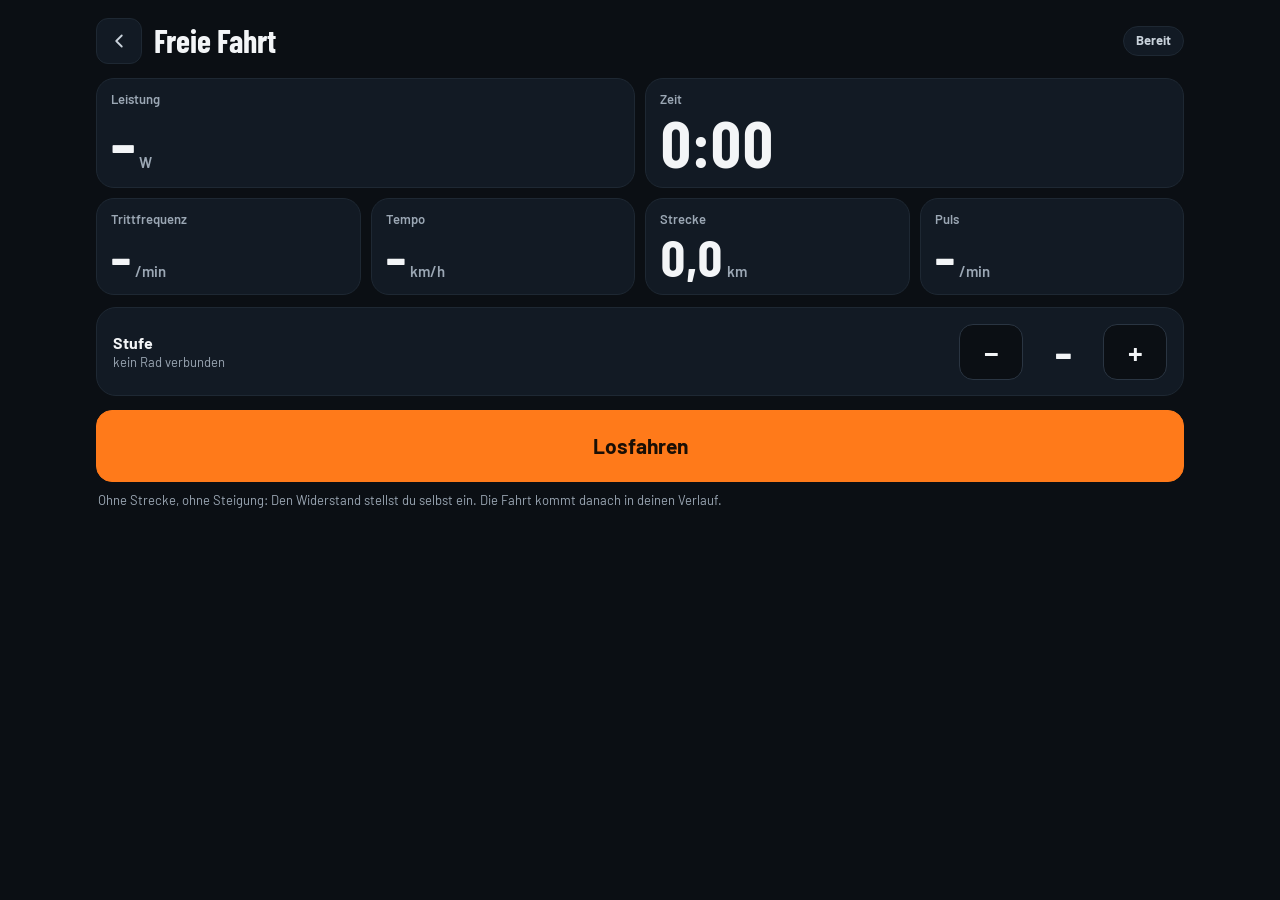
<file: src/inner_templates/funrun/frei.htm>
<!doctype html>
<html lang="de">
<head>
<meta charset="utf-8">
<meta name="viewport" content="width=device-width, initial-scale=1, maximum-scale=1, user-scalable=no">
<title>Kvestrun – Freie Fahrt</title>
<!-- "Freie Fahrt": a ride without a route. Big live values, the level by hand, pause and end (then the ride end screen).
     The app starts it with funrun_free; pause and end are the app's own messages ('pause' toggles, 'stop'). -->
<link rel="stylesheet" href="https://fonts.googleapis.com/css2?family=Barlow:wght@400;500;600;700&amp;family=Barlow+Condensed:wght@600;700&amp;display=swap">
<link rel="stylesheet" href="funrun.css">
<style>
.head { display: flex; align-items: center; gap: 12px; margin-bottom: 14px; }
.head h1 { margin: 0; flex: 1; font-family: 'Barlow Condensed', Barlow, sans-serif; font-size: 32px; }
.state { font-size: 13px; font-weight: 700; padding: 5px 12px; border-radius: 999px; background: var(--panel); border: 1px solid var(--line); color: var(--soft); }
.state.run { color: var(--good); border-color: rgba(76, 209, 122, .4); }
.state.pause { color: var(--accent); border-color: rgba(255, 122, 26, .4); }
.grid { display: grid; grid-template-columns: repeat(2, minmax(0, 1fr)); gap: 10px; }
@media (min-width: 700px) { .grid { grid-template-columns: repeat(4, minmax(0, 1fr)); } }
.m { background: var(--panel); border: 1px solid var(--line); border-radius: 18px; padding: 12px 14px; display: flex; flex-direction: column; gap: 2px; min-width: 0; }
.m .k { font-size: 13px; font-weight: 600; color: var(--muted); }
.m .v { font-family: 'Barlow Condensed', Barlow, sans-serif; font-weight: 700; font-size: 52px; line-height: 1; white-space: nowrap; font-variant-numeric: tabular-nums; }
.m .v small { font-family: Barlow, Roboto, Arial, sans-serif; font-size: 15px; font-weight: 600; color: var(--muted); margin-left: 4px; }
.m.big { grid-column: span 2; }
.m.big .v { font-size: 64px; }
.level { display: flex; align-items: center; justify-content: space-between; gap: 12px; margin-top: 12px; }
.level .l { display: flex; flex-direction: column; }
.level .l b { font-size: 16px; }
.level .l span { font-size: 13px; color: var(--muted); }
.lv { display: flex; align-items: center; gap: 8px; }
.lv button { appearance: none; -webkit-appearance: none; width: 64px; height: 56px; border-radius: 14px; border: 1px solid var(--line2); background: var(--bg); color: var(--text); font-size: 30px; font-weight: 600; cursor: pointer; }
.lv b { min-width: 64px; text-align: center; font-family: 'Barlow Condensed', Barlow, sans-serif; font-size: 44px; }
.ctrl { display: grid; grid-template-columns: minmax(0, 1fr) minmax(0, 1fr); gap: 10px; margin-top: 14px; }
.ctrl .btn { min-height: 64px; font-size: 19px; }
.btn.arm { background: #e5483a; border-color: #e5483a; color: #fff; }
.go { width: 100%; min-height: 72px; font-size: 21px; margin-top: 14px; }
.hint { font-size: 13px; color: var(--muted); margin: 10px 2px 0; }
</style>
</head>
<body>
<div class="wrap">
  <div class="head">
    <button class="iconbtn" id="back" aria-label="Zurück"><svg viewBox="0 0 24 24" fill="none" stroke="currentColor" stroke-width="2" stroke-linecap="round" stroke-linejoin="round" aria-hidden="true"><path d="m15 6-6 6 6 6"/></svg></button>
    <h1>Freie Fahrt</h1>
    <span class="state" id="state" role="status">Bereit</span>
  </div>

  <div class="grid" id="grid">
    <div class="m big"><span class="k">Leistung</span><span class="v" id="vW">–<small>W</small></span></div>
    <div class="m big"><span class="k">Zeit</span><span class="v" id="vT">0:00</span></div>
    <div class="m"><span class="k">Trittfrequenz</span><span class="v" id="vC">–<small>/min</small></span></div>
    <div class="m"><span class="k">Tempo</span><span class="v" id="vS">–<small>km/h</small></span></div>
    <div class="m"><span class="k">Strecke</span><span class="v" id="vD">0,0<small>km</small></span></div>
    <div class="m"><span class="k">Puls</span><span class="v" id="vH">–<small>/min</small></span></div>
  </div>

  <section class="card level">
    <div class="l"><b>Stufe</b><span id="lvHint">schaltet dein Rad</span></div>
    <div class="lv"><button id="lvMinus" aria-label="leichter">−</button><b id="lvVal">–</b><button id="lvPlus" aria-label="schwerer">+</button></div>
  </section>

  <button class="btn primary go" id="btnGo">Losfahren</button>
  <p class="hint hidden" id="goNote"></p>
  <div class="ctrl hidden" id="ctrl">
    <button class="btn" id="btnPause">Pause</button>
    <button class="btn" id="btnStop">Beenden</button>
  </div>
  <p class="hint" id="note">Ohne Strecke, ohne Steigung: Den Widerstand stellst du selbst ein. Die Fahrt kommt danach in deinen Verlauf.</p>
</div>
<script src="funrun.js"></script>
<script>
(function () {
'use strict';
const $ = FR.$;
document.title = FR.APP + ' – Freie Fahrt';
const leave = () => FR.go('start.htm');
$('back').addEventListener('click', leave);
FR.onBack(() => { leave(); return true; });

let w = {}, hold = 0, armTimer = 0, starting = 0;
// state of the ride as the app reports it, and whether it is this free ride
const rideState = () => w.funrun_state || 'stopped';
const underway = () => rideState() !== 'stopped' && (+w.distance || 0) >= 0.1;
const isFree = () => !w.funrun_route_file;

function render() {
  const st = rideState(), mine = st !== 'stopped' && isFree(), other = underway() && !isFree();
  const n = (v, d) => (Number.isFinite(+v) ? FR.num(+v, d || 0) : '–');
  const on = !!w.deviceConnected;
  $('vW').innerHTML = (on ? n(w.watts) : '–') + '<small>W</small>';
  $('vC').innerHTML = (on ? n(w.cadence) : '–') + '<small>/min</small>';
  $('vS').innerHTML = (on ? n(w.speed, 1) : '–') + '<small>km/h</small>';
  $('vH').innerHTML = (+w.heart > 0 ? FR.num(+w.heart) : '–') + '<small>/min</small>';
  const secs = mine ? (+w.elapsed_h || 0) * 3600 + (+w.elapsed_m || 0) * 60 + (+w.elapsed_s || 0) : 0;
  $('vT').textContent = FR.time(secs);
  $('vD').innerHTML = FR.num(mine ? (+w.distance || 0) : 0, 1) + '<small>km</small>';
  $('lvVal').textContent = on && Number.isFinite(+w.resistance) ? FR.num(+w.resistance) : '–';
  $('lvHint').textContent = on ? 'leichter oder schwerer' : 'kein Rad verbunden';
  const label = mine ? (st === 'paused' ? 'Pause' : 'Läuft') : 'Bereit';
  $('state').textContent = label;
  $('state').className = 'state' + (mine ? (st === 'paused' ? ' pause' : ' run') : '');
  // before: "Losfahren"; during: pause / go on and end
  $('btnGo').classList.toggle('hidden', mine);
  $('ctrl').classList.toggle('hidden', !mine);
  if (performance.now() > hold) $('btnPause').textContent = st === 'paused' ? 'Weiter' : 'Pause';
  $('btnPause').classList.toggle('primary', st === 'paused');
  const note = other ? 'Deine Fahrt auf der Strecke (' + FR.km((+w.distance || 0) * 1000) + ' km) wird beim Losfahren beendet und gespeichert.' : '';
  $('goNote').textContent = note;
  $('goNote').classList.toggle('hidden', !note);
  $('btnGo').disabled = performance.now() < starting;
}

$('btnGo').addEventListener('click', async () => {
  starting = performance.now() + 3000; render();
  try { await (FR.qs.get('demo') ? Promise.resolve() : FR.freeRide()); } catch (e) { /* the values show it */ }
  setTimeout(render, 3100);
});
$('btnPause').addEventListener('click', () => {
  FR.send('pause');
  hold = performance.now() + 2500;
  $('btnPause').textContent = rideState() === 'paused' ? 'Pause' : 'Weiter';
});
function disarm() { clearTimeout(armTimer); $('btnStop').classList.remove('arm'); $('btnStop').textContent = 'Beenden'; }
$('btnStop').addEventListener('click', () => {
  if (!$('btnStop').classList.contains('arm')) {
    $('btnStop').classList.add('arm'); $('btnStop').textContent = 'Wirklich beenden?';
    clearTimeout(armTimer); armTimer = setTimeout(disarm, 4000);
    return;
  }
  disarm();
  // the app keeps the ride and shows its end screen
  FR.send('stop');
});
$('lvMinus').addEventListener('click', () => FR.send('resistance_minus'));
$('lvPlus').addEventListener('click', () => FR.send('resistance_plus'));

FR.onWorkout(v => { w = v || {}; render(); });
FR.onRefresh(render);
render();
})();
</script>
</body>
</html>
</file>
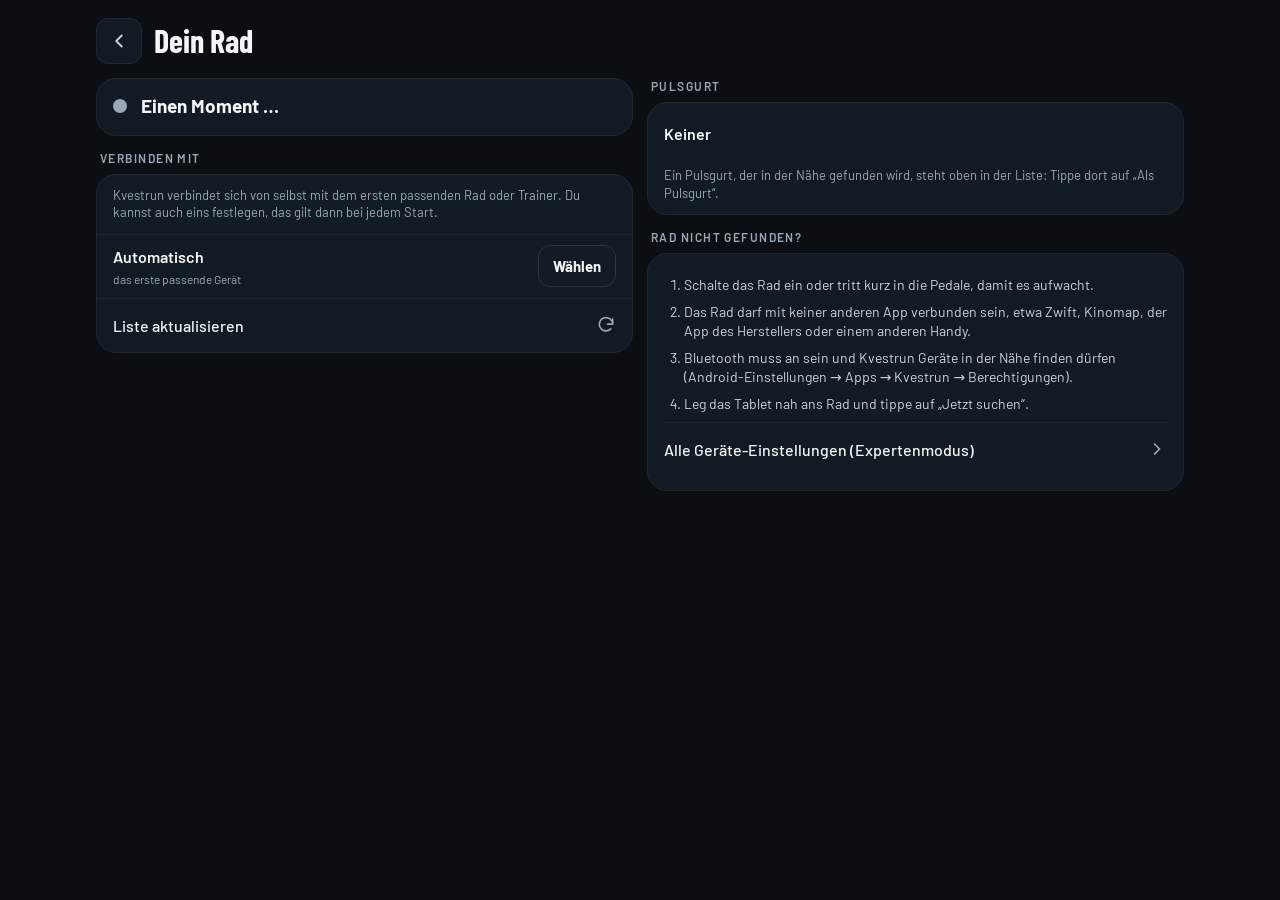
<file: src/inner_templates/funrun/rad.htm>
<!doctype html>
<html lang="de">
<head>
<meta charset="utf-8">
<meta name="viewport" content="width=device-width, initial-scale=1, maximum-scale=1, user-scalable=no">
<title>Kvestrun – Dein Rad</title>
<!-- "Dein Rad": the bike or trainer and its connection, the devices nearby, which one to use, the heart rate belt.
     The app finds every bike and trainer it knows on its own; here one can be chosen and kept for every start. -->
<link rel="stylesheet" href="https://fonts.googleapis.com/css2?family=Barlow:wght@400;500;600;700&amp;family=Barlow+Condensed:wght@600;700&amp;display=swap">
<link rel="stylesheet" href="funrun.css">
<style>
.head { display: flex; align-items: center; gap: 12px; margin-bottom: 14px; }
.head h1 { margin: 0; font-family: 'Barlow Condensed', Barlow, sans-serif; font-size: 32px; }
.state { display: flex; align-items: flex-start; gap: 14px; }
.state h2 { margin: 0 0 2px; font-size: 19px; }
.dot { flex: none; width: 14px; height: 14px; margin-top: 6px; border-radius: 50%; background: var(--muted); }
.dot.on { background: var(--good); box-shadow: 0 0 0 5px rgba(76, 209, 122, .18); }
.dot.wait { background: var(--accent); animation: pulse 1.3s ease-in-out infinite; }
.dot.off { background: var(--bad); }
@keyframes pulse { 0%, 100% { box-shadow: 0 0 0 0 rgba(255, 122, 26, .5); } 50% { box-shadow: 0 0 0 8px rgba(255, 122, 26, 0); } }
.live { margin-top: 14px; }
.live .stat .v { font-size: 26px; }
.sec h2 { margin: 0 0 8px 4px; font-size: 12px; letter-spacing: .12em; text-transform: uppercase; color: var(--muted); font-weight: 600; }
.intro { margin: 12px 16px; font-size: 13px; color: var(--muted); }
.dev { display: flex; align-items: center; justify-content: space-between; gap: 12px; min-height: 64px; padding: 8px 16px; border-top: 1px solid var(--line); }
.dev .l { display: flex; flex-direction: column; gap: 3px; min-width: 0; }
.dev .n { font-size: 16px; font-weight: 600; overflow: hidden; text-overflow: ellipsis; white-space: nowrap; }
.dev .m { display: flex; align-items: center; gap: 8px; font-size: 12px; color: var(--muted); flex-wrap: wrap; }
.dev .btn { min-height: 42px; font-size: 15px; padding: 0 14px; border-radius: 12px; flex: none; }
.dev .btn.primary { color: var(--accent-dark); }
.dev.cur .n::after { content: ''; display: inline-block; width: 8px; height: 8px; margin-left: 8px; border-radius: 50%; background: var(--good); vertical-align: middle; }
.tag { display: inline-flex; padding: 1px 8px; border-radius: 999px; font-size: 12px; font-weight: 700; background: rgba(255, 122, 26, .15); color: var(--accent); }
.tag.heart { background: rgba(255, 107, 90, .15); color: var(--bad); }
.tag.plain { background: var(--bg); color: var(--soft); border: 1px solid var(--line2); }
.sig { display: inline-flex; align-items: flex-end; gap: 2px; height: 12px; }
.sig i { display: block; width: 4px; border-radius: 1px; background: var(--line2); }
.sig i:nth-child(1) { height: 4px; } .sig i:nth-child(2) { height: 7px; } .sig i:nth-child(3) { height: 10px; } .sig i:nth-child(4) { height: 12px; }
.sig i.on { background: var(--soft); }
.more { padding: 0 16px 4px; }
.tips { margin: 8px 0 4px; padding-left: 20px; color: var(--soft); font-size: 14px; }
.tips li { margin: 8px 0; }
.note { padding: 0 16px 12px; }
</style>
</head>
<body>
<div class="wrap">
  <div class="head">
    <button class="iconbtn" id="back" aria-label="Zurück"><svg viewBox="0 0 24 24" fill="none" stroke="currentColor" stroke-width="2" stroke-linecap="round" stroke-linejoin="round" aria-hidden="true"><path d="m15 6-6 6 6 6"/></svg></button>
    <h1>Dein Rad</h1>
  </div>

  <div class="cols">
    <div class="col">
      <section class="card" id="stateCard" role="status">
        <div class="state"><span class="dot" id="dot"></span>
          <div style="min-width:0"><h2 id="stateHead">Einen Moment …</h2><div class="muted" id="stateText"></div></div></div>
        <div class="stats live hidden" id="live">
          <div class="stat"><span class="k">Leistung</span><span class="v cond" id="lvW">–</span></div>
          <div class="stat"><span class="k">Trittfrequenz</span><span class="v cond" id="lvC">–</span></div>
          <div class="stat"><span class="k">Tempo</span><span class="v cond" id="lvS">–</span></div>
          <div class="stat"><span class="k">Stufe</span><span class="v cond" id="lvR">–</span></div>
          <div class="stat"><span class="k">Puls</span><span class="v cond" id="lvH">–</span></div>
        </div>
        <button class="btn primary hidden" id="btnSearch" style="width:100%;margin-top:14px">Jetzt suchen</button>
      </section>

      <section class="sec">
        <h2>Verbinden mit</h2>
        <div class="card flat">
          <p class="intro" id="chooseText">Kvestrun verbindet sich von selbst mit dem ersten passenden Rad oder Trainer. Du kannst auch eins festlegen, das gilt dann bei jedem Start.</p>
          <div class="dev" id="autoRow"><div class="l"><span class="n">Automatisch</span><span class="m">das erste passende Gerät</span></div>
            <button class="btn" id="btnAuto">Wählen</button></div>
          <div id="devList"></div>
          <div class="more hidden" id="moreBox"><button class="link" id="btnMore" style="padding:0">Weitere Geräte in der Nähe<svg viewBox="0 0 24 24" fill="none" stroke="currentColor" stroke-width="2" stroke-linecap="round" aria-hidden="true"><path d="m6 9 6 6 6-6"/></svg></button></div>
          <div id="otherList" class="hidden"></div>
          <p class="note muted hidden" id="rideNote" style="font-size:13px;margin:0">Während einer Fahrt lässt sich das Gerät nicht wechseln.</p>
          <button class="link" id="btnScan" style="border-top:1px solid var(--line)">Liste aktualisieren<svg viewBox="0 0 24 24" fill="none" stroke="currentColor" stroke-width="2" stroke-linecap="round" stroke-linejoin="round" aria-hidden="true"><path d="M20 11a8 8 0 1 0-2.3 5.7M20 5v6h-6"/></svg></button>
        </div>
      </section>
    </div>

    <div class="col">
      <section class="sec">
        <h2>Pulsgurt</h2>
        <div class="card flat">
          <div class="dev" style="border-top:0"><div class="l"><span class="n" id="beltName">Keiner</span><span class="m" id="beltState"></span></div>
            <button class="btn hidden" id="btnBeltOff">Keinen</button></div>
          <p class="intro" id="beltText" style="margin-top:0">Ein Pulsgurt, der in der Nähe gefunden wird, steht oben in der Liste: Tippe dort auf „Als Pulsgurt“.</p>
        </div>
      </section>

      <section class="sec">
        <h2>Rad nicht gefunden?</h2>
        <div class="card">
          <ol class="tips">
            <li>Schalte das Rad ein oder tritt kurz in die Pedale, damit es aufwacht.</li>
            <li>Das Rad darf mit keiner anderen App verbunden sein, etwa Zwift, Kinomap, der App des Herstellers oder einem anderen Handy.</li>
            <li>Bluetooth muss an sein und Kvestrun Geräte in der Nähe finden dürfen (Android-Einstellungen → Apps → Kvestrun → Berechtigungen).</li>
            <li>Leg das Tablet nah ans Rad und tippe auf „Jetzt suchen“.</li>
          </ol>
          <button class="link" id="lnkExpert" style="padding:0;border-top:1px solid var(--line);margin-top:8px">Alle Geräte-Einstellungen (Expertenmodus)<svg viewBox="0 0 24 24" fill="none" stroke="currentColor" stroke-width="2" stroke-linecap="round" aria-hidden="true"><path d="m9 6 6 6-6 6"/></svg></button>
        </div>
      </section>
    </div>
  </div>
</div>
<script src="funrun.js"></script>
<script>
(function () {
'use strict';
const $ = FR.$;
// back to the page it was opened from
const from = ['start.htm', 'einstellungen.htm', 'strecken.htm', 'verlauf.htm'].indexOf(FR.qs.get('from')) >= 0 ? FR.qs.get('from') : 'start.htm';
const leave = () => FR.go(from);
$('back').addEventListener('click', leave);
FR.onBack(() => { leave(); return true; });
$('lnkExpert').addEventListener('click', () => FR.open('settings'));

let S = null, live = null, showOther = false, busy = '', confirmName = null, confirmTimer = null;
const TYPE = { bike: 'Rad', treadmill: 'Laufband', elliptical: 'Crosstrainer', rower: 'Rudergerät', other: 'Gerät' };
const sig = p => '<span class="sig" aria-label="Signal ' + p + ' %">' + [15, 40, 65, 85].map(t => '<i' + (p >= t ? ' class="on"' : '') + '></i>').join('') + '</span>';

function renderState() {
  if (!S) return;
  const dot = $('dot');
  let head, text, cls = '', search = false;
  const kind = TYPE[S.type] || 'Rad';
  if (busy) { head = busy; text = 'Das dauert ein paar Sekunden.'; cls = 'wait'; }
  else if (S.bluetooth === false) { head = 'Bluetooth ist aus'; text = 'Schalte Bluetooth in den Android-Einstellungen ein.'; cls = 'off'; }
  else if (S.connected) { head = (S.name || kind) + ' ist verbunden'; text = 'Tritt kurz in die Pedale: Die Werte unten sollten sich bewegen.'; cls = 'on'; }
  else if (S.name) { head = 'Verbinde mit ' + S.name + ' …'; text = 'Das dauert meist nur ein paar Sekunden.'; cls = 'wait'; }
  else if (S.searching) { head = 'Rad wird gesucht …'; text = S.remembered ? FR.APP + ' sucht ' + S.remembered + '.' : FR.APP + ' sucht nach allen Rädern und Trainern, die es kennt.'; cls = 'wait'; }
  else if (S.stopped) { head = 'Suche angehalten'; text = 'Tippe auf „Jetzt suchen“.'; search = true; }
  else if (S.nextSearch >= 0) { head = 'Kein Rad gefunden'; text = 'Nächste Suche in ' + S.nextSearch + ' s.'; search = true; }
  else { head = 'Kein Rad verbunden'; text = 'Tippe auf „Jetzt suchen“.'; search = true; }
  dot.className = 'dot ' + cls;
  $('stateHead').textContent = head;
  $('stateText').textContent = text;
  $('btnSearch').classList.toggle('hidden', !search || !!busy || S.bluetooth === false);
  $('live').classList.toggle('hidden', !S.connected || !!busy);
}

function devRow(d) {
  const isCur = S.connected && d.name === S.name, kept = S.remembered && d.name === S.remembered, isBelt = S.belt && d.name === S.belt;
  const tags = [];
  if (d.kind === 'trainer') tags.push('<span class="tag">Trainer</span>');
  if (d.kind === 'heart') tags.push('<span class="tag heart">Puls</span>');
  if (d.missing) tags.push('<span>nicht in der Nähe</span>');
  if (isCur) tags.push('<span>verbunden</span>');
  else if (kept) tags.push('<span>festgelegt</span>');
  if (isBelt) tags.push('<span>' + (S.beltConnected ? 'Pulsgurt, verbunden' : 'Pulsgurt') + '</span>');
  let btn = '';
  const heart = d.kind === 'heart';
  if (heart && !isBelt) btn = '<button class="btn" data-belt="' + FR.esc(d.name) + '">Als Pulsgurt</button>';
  else if (!heart && !kept && !isCur) btn = '<button class="btn' + (confirmName === d.name ? ' primary' : '') + '" data-use="' + FR.esc(d.name) + '"' + (S.underway ? ' disabled' : '') + '>' +
    (confirmName === d.name ? 'Ja, wechseln' : 'Verbinden') + '</button>';
  else if (!heart && kept && !isCur) btn = '<button class="btn" data-use="' + FR.esc(d.name) + '"' + (S.underway ? ' disabled' : '') + '>Neu verbinden</button>';
  return '<div class="dev' + (isCur ? ' cur' : '') + '"><div class="l"><span class="n">' + FR.esc(d.name) + '</span><span class="m">' + sig(d.signal) + tags.join('') + '</span></div>' + btn + '</div>';
}

function renderList() {
  if (!S) return;
  const found = S.found || [];
  // what is likely a bike, trainer or belt first; everything else nearby (phones, headphones ...) folded away. The
  // connected and the chosen device are always shown.
  const main = found.filter(d => d.kind || d.name === S.name || d.name === S.remembered || d.name === S.belt);
  const other = found.filter(d => main.indexOf(d) < 0);
  // the chosen device not seen right now
  if (S.remembered && !found.some(d => d.name === S.remembered)) main.unshift({ name: S.remembered, signal: 0, kind: '', missing: true });
  $('devList').innerHTML = main.map(devRow).join('') ||
    '<p class="intro" style="margin-top:4px">' + (S.searching ? 'Noch nichts gefunden …' : 'Kein Rad oder Trainer in der Nähe gefunden.') + '</p>';
  $('otherList').innerHTML = other.map(devRow).join('');
  $('moreBox').classList.toggle('hidden', !other.length);
  $('otherList').classList.toggle('hidden', !showOther || !other.length);
  $('btnMore').firstChild.textContent = (showOther ? 'Weniger anzeigen' : 'Weitere Geräte in der Nähe (' + other.length + ')');
  const auto = !S.remembered;
  $('btnAuto').textContent = auto ? 'Gewählt' : 'Wählen';
  $('btnAuto').disabled = auto || S.underway;
  $('btnAuto').classList.toggle('primary', false);
  $('rideNote').classList.toggle('hidden', !S.underway);
  $('beltName').textContent = S.belt || 'Keiner';
  $('beltState').textContent = S.belt ? (S.beltConnected ? 'verbunden' : 'nicht verbunden') : 'kein Pulsgurt festgelegt';
  $('btnBeltOff').classList.toggle('hidden', !S.belt);
  $('btnBeltOff').disabled = !!S.underway;
}

function render() { renderState(); renderList(); }

async function act(what, name, label) {
  confirmName = null;
  busy = label || '';
  render();
  try { S = await FR.device(what, name === undefined ? undefined : { name }); } catch (e) { /* the next poll */ }
  // the new connection takes a moment: the polls show it
  setTimeout(() => { busy = ''; render(); }, what === 'scan' ? 1500 : 4000);
  render();
}

document.addEventListener('click', e => {
  const use = e.target.closest('[data-use]'), belt = e.target.closest('[data-belt]');
  if (use && !use.disabled) {
    const name = use.dataset.use;
    // switching away from a connected device: one more tap
    if (S.connected && S.name && S.name !== name && confirmName !== name) {
      confirmName = name; renderList();
      clearTimeout(confirmTimer); confirmTimer = setTimeout(() => { confirmName = null; renderList(); }, 5000);
      return;
    }
    act('use', name, 'Verbinde mit ' + name + ' …');
  } else if (belt) {
    act('belt', belt.dataset.belt, 'Pulsgurt ' + belt.dataset.belt + ' wird verbunden …');
  }
});
$('btnAuto').addEventListener('click', () => act('use', '', 'Suche das erste passende Gerät …'));
$('btnBeltOff').addEventListener('click', () => act('belt', '', 'Pulsgurt wird entfernt …'));
$('btnSearch').addEventListener('click', () => act('scan', undefined, 'Rad wird gesucht …'));
$('btnScan').addEventListener('click', () => act('scan', undefined, ''));
$('btnMore').addEventListener('click', () => { showOther = !showOther; renderList(); });

FR.onWorkout(w => {
  live = w;
  const n = (v, d) => (Number.isFinite(+v) && w.deviceConnected ? FR.num(+v, d || 0) : '–');
  $('lvW').innerHTML = n(w.watts) + '<small>W</small>';
  $('lvC').innerHTML = n(w.cadence) + '<small>/min</small>';
  $('lvS').innerHTML = n(w.speed, 1) + '<small>km/h</small>';
  $('lvR').textContent = n(w.resistance);
  $('lvH').innerHTML = (+w.heart > 0 ? FR.num(+w.heart) : '–') + '<small>/min</small>';
});

async function poll() {
  try { S = await FR.device('state'); render(); } catch (e) { /* the app answers later */ }
}
poll();
setInterval(() => { if (!document.hidden) poll(); }, 2000);
FR.onRefresh(poll);
})();
</script>
</body>
</html>
</file>
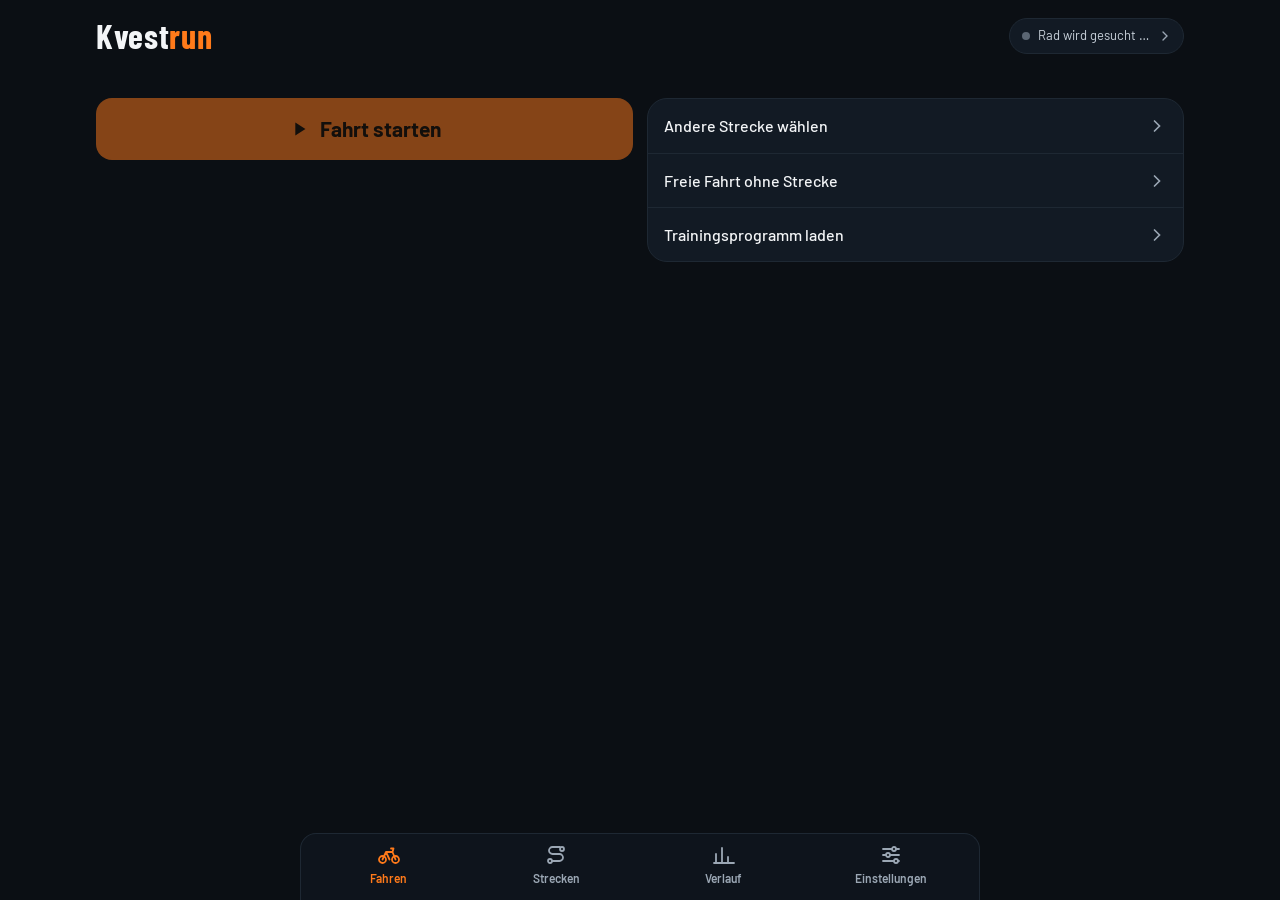
<file: src/inner_templates/funrun/start.htm>
<!doctype html>
<html lang="de">
<head>
<meta charset="utf-8">
<meta name="viewport" content="width=device-width, initial-scale=1, maximum-scale=1, user-scalable=no">
<title>Kvestrun – Fahren</title>
<!-- FunRun start page: chosen route with its profile and best time, wind and ghost rider, start -->
<link rel="stylesheet" href="https://fonts.googleapis.com/css2?family=Barlow:wght@400;500;600;700&amp;family=Barlow+Condensed:wght@600;700&amp;display=swap">
<link rel="stylesheet" href="funrun.css">
<style>
.brand { font-family: "Barlow Condensed", Barlow, Roboto, Arial, sans-serif; font-weight: 700; font-size: 34px; letter-spacing: .02em; line-height: 1; }
.brand span { color: var(--accent); }
.status { appearance: none; -webkit-appearance: none; font: inherit; cursor: pointer; display: inline-flex; align-items: center; gap: 8px; padding: 7px 10px 7px 12px; border-radius: 999px; background: var(--panel); border: 1px solid var(--line); font-size: 13px; color: var(--soft); max-width: 60%; min-height: 36px; }
.status svg { width: 16px; height: 16px; flex: none; color: var(--muted); }
.status i { width: 8px; height: 8px; border-radius: 50%; background: #5b6673; flex: none; }
.status.on i { background: var(--good); }
.status span { white-space: nowrap; overflow: hidden; text-overflow: ellipsis; }
.route { display: flex; flex-direction: column; gap: 14px; }
.rhead { display: flex; justify-content: space-between; gap: 12px; align-items: flex-start; }
.rhead h2 { margin: 2px 0; font-size: 25px; line-height: 1.15; }
.thumb { width: 64px; height: 64px; flex: none; border-radius: 14px; background: var(--bg); border: 1px solid var(--line); }
.thumb svg { width: 100%; height: 100%; display: block; }
.prof svg { display: block; width: 100%; height: 64px; }
.plabs { display: flex; justify-content: space-between; font-size: 12px; color: var(--muted); margin-top: 4px; }
.go { appearance: none; -webkit-appearance: none; width: 100%; display: flex; align-items: center; justify-content: center; gap: 10px; height: 62px; border: 0; border-radius: 16px;
  background: var(--accent); color: var(--accent-dark); font-size: 21px; font-weight: 700; cursor: pointer; }
.go:disabled { opacity: .5; }
.opt { display: flex; align-items: center; justify-content: space-between; gap: 12px; }
.opt .l { display: flex; align-items: center; gap: 10px; min-width: 0; }
.opt .l svg { width: 24px; height: 24px; flex: none; }
.opt .t { display: flex; flex-direction: column; min-width: 0; }
.opt .t b { font-size: 16px; font-weight: 600; }
.opt .t span { font-size: 13px; color: var(--muted); }
@media (max-width: 400px) { .opt { flex-direction: column; align-items: stretch; } .opt .segs { align-self: flex-start; } }
</style>
</head>
<body>
<div class="wrap">
  <div class="top" style="align-items:center">
    <div class="brand">Kvest<span>run</span></div>
    <button class="status" id="status" aria-label="Dein Rad: Verbindung und Geräte"><i></i><span>Rad wird gesucht …</span><svg viewBox="0 0 24 24" fill="none" stroke="currentColor" stroke-width="2" stroke-linecap="round" aria-hidden="true"><path d="m9 6 6 6-6 6"/></svg></button>
  </div>
  <p class="muted" id="week" style="margin:-4px 0 14px">&nbsp;</p>

  <!-- the move from the QZ app: done (once), or the hint where to start it (FunRun app, no ride yet) -->
  <section class="card hidden" id="moveCard" role="status" style="margin-bottom:14px;display:flex;flex-direction:column;gap:6px">
    <div class="chead"><h2 id="moveHead"></h2><button class="iconbtn" id="moveClose" aria-label="Schließen" style="width:40px;height:40px">
      <svg viewBox="0 0 24 24" fill="none" stroke="currentColor" stroke-width="2" stroke-linecap="round" aria-hidden="true"><path d="M6 6l12 12M18 6 6 18"/></svg></button></div>
    <div class="muted" id="moveBody" style="font-size:14px"></div>
    <button class="link hidden" id="moveGo" style="padding:0;min-height:44px;color:var(--accent);font-weight:600">Daten übernehmen<svg viewBox="0 0 24 24" fill="none" stroke="currentColor" stroke-width="2" stroke-linecap="round" aria-hidden="true"><path d="m9 6 6 6-6 6"/></svg></button>
  </section>

  <div class="cols">
    <div class="col">
      <section class="card route hidden" id="routeCard">
        <div class="rhead">
          <div style="min-width:0">
            <div class="eyebrow" id="rEyebrow">Ausgewählte Strecke</div>
            <h2 id="rName"></h2>
            <div class="muted" id="rMeta"></div>
          </div>
          <div class="thumb" id="rThumb"></div>
        </div>
        <div class="prof">
          <svg id="rProf" viewBox="0 0 320 64" preserveAspectRatio="none" role="img" aria-label="Höhenprofil"></svg>
          <div class="plabs"><span id="pLo"></span><span id="pMid"></span><span id="pHi"></span></div>
        </div>
        <div style="height:1px;background:var(--line)"></div>
        <div class="opt">
          <div class="l">
            <svg viewBox="0 0 24 24" fill="none" stroke="#6fd3ff" stroke-width="1.8" stroke-linecap="round" aria-hidden="true"><path d="M3 8h11a3 3 0 1 0-3-3M3 12h15a3 3 0 1 1-3 3M3 16h7"/></svg>
            <div class="t"><b>Wind</b><span id="windText"></span></div>
          </div>
          <div class="segs" id="windSeg" role="group" aria-label="Windstärke">
            <button data-v="0">Aus</button><button data-v="1">1</button><button data-v="2">2</button><button data-v="3">3</button><button data-v="4">4</button>
          </div>
        </div>
        <div class="opt">
          <div class="l">
            <svg viewBox="0 0 34 42" aria-hidden="true"><path d="M4 40V17a13 13 0 0 1 26 0v23l-4.3-3.2-4.4 3.2-4.3-3.2-4.3 3.2-4.4-3.2z" fill="none" stroke="#6fd3ff" stroke-width="2.6" stroke-linejoin="round"/><circle cx="12.5" cy="17" r="2.3" fill="#6fd3ff"/><circle cx="21.5" cy="17" r="2.3" fill="#6fd3ff"/></svg>
            <div class="t"><b>Geisterfahrer</b><span id="ghostText"></span></div>
          </div>
          <div class="segs" id="ghostSeg" role="group" aria-label="Geisterfahrer">
            <button data-v="best">Bestzeit</button><button data-v="last">Letzte</button><button data-v="off">Aus</button>
          </div>
        </div>
      </section>

      <section class="card hidden" id="noRoute">
        <h2>Noch keine Strecke</h2>
        <p class="muted" style="margin:6px 0 12px">Lade eine GPX-Strecke (z. B. von Komoot, Strava oder gpxstudio.github.io), dann kannst du sie hier nachfahren.</p>
        <button class="btn" id="btnImport" style="width:100%">GPX importieren</button>
      </section>

      <button class="go" id="btnGo" disabled>
        <svg viewBox="0 0 24 24" width="22" height="22" aria-hidden="true"><path d="M8 5v14l11-7z" fill="currentColor"/></svg><span id="goText">Fahrt starten</span>
      </button>
      <p class="note hidden" id="goNote" style="margin-top:-4px"></p>
      <p class="note hidden" id="longNote" style="margin-top:-4px">Sehr lange Strecke: Unter „Strecken“ kannst du sie in Etappen teilen.</p>
    </div>

    <div class="col">
      <section class="card hidden" id="goalCard" style="display:flex;flex-direction:column;gap:8px">
        <div class="chead"><h2 id="goalTitle"></h2><span class="aside" id="goalAside"></span></div>
        <div class="bar" role="img" id="goalBarBox"><i id="goalBar"></i></div>
        <div class="muted" style="font-size:14px" id="goalText"></div>
      </section>
      <section class="card flat">
        <button class="link" id="lnkRoutes">Andere Strecke wählen<svg viewBox="0 0 24 24" fill="none" stroke="currentColor" stroke-width="2" stroke-linecap="round" aria-hidden="true"><path d="m9 6 6 6-6 6"/></svg></button>
        <button class="link" id="lnkFree">Freie Fahrt ohne Strecke<svg viewBox="0 0 24 24" fill="none" stroke="currentColor" stroke-width="2" stroke-linecap="round" aria-hidden="true"><path d="m9 6 6 6-6 6"/></svg></button>
        <button class="link" id="lnkProgram">Trainingsprogramm laden<svg viewBox="0 0 24 24" fill="none" stroke="currentColor" stroke-width="2" stroke-linecap="round" aria-hidden="true"><path d="m9 6 6 6-6 6"/></svg></button>
        <button class="link hidden" id="lnkGoal">Monatsziel festlegen<svg viewBox="0 0 24 24" fill="none" stroke="currentColor" stroke-width="2" stroke-linecap="round" aria-hidden="true"><path d="m9 6 6 6-6 6"/></svg></button>
      </section>
      <section class="card hidden" id="lastCard">
        <div class="chead"><h2>Letzte Fahrt</h2><span class="aside" id="lastWhen"></span></div>
        <button class="link" id="lastLink" style="padding:0;min-height:48px">
          <span style="display:flex;flex-direction:column;min-width:0"><b id="lastName" style="font-size:16px"></b><span class="muted" id="lastMeta" style="font-size:13px"></span></span>
          <span class="cond" id="lastTime" style="font-size:22px"></span>
        </button>
      </section>
    </div>
  </div>
</div>
<script src="funrun.js"></script>
<script src="funrun-routes.js"></script>
<script>
(function () {
'use strict';
const $ = FR.$;
FR.tabs('start.htm');

let routes = [], rides = [], route = null, wind = 0, ghostMode = 'best', goal = 0, params = { flat: 25, climb: 700 }, projects = [];

// ------------------------------------------------------------------ drawing
function thumbSvg(shape) {
  if (!shape || shape.length < 2) return '';
  const p = shape.map(([x, y]) => (6 + x * 52).toFixed(1) + ' ' + (6 + y * 52).toFixed(1));
  const a = shape[0], b = shape[shape.length - 1];
  return '<svg viewBox="0 0 64 64" fill="none" stroke="#ff7a1a" stroke-width="2" stroke-linecap="round" stroke-linejoin="round" aria-hidden="true">' +
    '<path d="M' + p.join(' L') + '"/><circle cx="' + (6 + a[0] * 52).toFixed(1) + '" cy="' + (6 + a[1] * 52).toFixed(1) + '" r="3" fill="#0b0f14"/>' +
    '<circle cx="' + (6 + b[0] * 52).toFixed(1) + '" cy="' + (6 + b[1] * 52).toFixed(1) + '" r="3" fill="#ff7a1a"/></svg>';
}
function profileSvg(prof, W, H) {
  let lo = Math.min(...prof), hi = Math.max(...prof);
  if (hi - lo < 30) { const m = (hi + lo) / 2; lo = m - 15; hi = m + 15; }
  const pts = prof.map((e, i) => (i / (prof.length - 1) * W).toFixed(1) + ' ' + (3 + (1 - (e - lo) / (hi - lo)) * (H - 6)).toFixed(1));
  return '<path d="M' + pts.join(' L') + ' L' + W + ' ' + H + ' L0 ' + H + ' Z" fill="#ff7a1a" fill-opacity=".18"/>' +
    '<path d="M' + pts.join(' L') + '" fill="none" stroke="#ff7a1a" stroke-width="2" vector-effect="non-scaling-stroke"/>';
}

const bestOf = key => {
  let best = null;
  for (const r of rides) { const t = FR.routeTime(r); if (t != null && r.route.key === key && (!best || t < FR.routeTime(best))) best = r; }
  return best;
};
const lastOf = key => rides.find(r => r.route && r.route.key === key) || null;

function renderRoute() {
  $('routeCard').classList.toggle('hidden', !route);
  $('noRoute').classList.toggle('hidden', !!route || !routes);
  $('btnGo').disabled = !route;
  renderGo();
  if (!route) return;
  $('rName').textContent = route.name;
  const best = bestOf(route.key);
  const long = route.length > 150000;
  $('rMeta').textContent = FR.km(route.length) + ' km · ' + FR.num(route.ascent) + ' Hm' +
    (long ? '' : ' · ' + window.FRR.duration(window.FRR.estimate(route.length, route.profile, params))) + (best ? ' · Bestzeit ' + FR.time(FR.routeTime(best)) : '');
  // a stage of a long route: which one, and how far the whole route is done
  let eyebrow = 'Ausgewählte Strecke';
  for (const p of projects) {
    const st = (p.stages || []).find(x => x.file === route.file);
    if (st) { const pr = window.FRR.projectProgress(p, rides); eyebrow = p.name + ' · Etappe ' + st.n + ' von ' + p.stages.length + ' · ' + FR.num(pr.km) + ' von ' + FR.num(p.length / 1000) + ' km'; }
  }
  $('rEyebrow').textContent = eyebrow;
  $('longNote').classList.toggle('hidden', !long);
  $('rThumb').innerHTML = thumbSvg(route.shape);
  $('rProf').innerHTML = profileSvg(route.profile || [0, 0], 320, 64);
  $('pLo').textContent = FR.num(route.profile ? route.profile[0] : 0) + ' m';
  $('pHi').textContent = FR.num(route.profile ? route.profile[route.profile.length - 1] : 0) + ' m';
  $('pMid').textContent = 'Ø ' + FR.num(route.length > 0 ? route.ascent / route.length * 100 : 0, 1) + ' % bergauf';
  renderOptions();
}
function renderOptions() {
  document.querySelectorAll('#windSeg button').forEach(b => b.classList.toggle('on', +b.dataset.v === wind));
  $('windText').textContent = wind ? 'Stärke ' + wind + ' · bis +' + wind * 5 + ' % bei Gegenwind' : 'kein Wind';
  document.querySelectorAll('#ghostSeg button').forEach(b => b.classList.toggle('on', b.dataset.v === ghostMode));
  let gt = 'aus';
  if (route && ghostMode === 'best') {
    const b = bestOf(route.key);
    gt = b ? 'gegen deine Bestzeit ' + FR.time(FR.routeTime(b))
      : lastOf(route.key) ? 'sobald du die Strecke einmal bis ins Ziel gefahren bist' : 'ab der zweiten Fahrt auf dieser Strecke';
  }
  else if (route && ghostMode === 'last') { const l = lastOf(route.key); gt = l ? 'gegen deine letzte Fahrt (' + FR.when(FR.date(l.start)) + ')' : 'ab der zweiten Fahrt auf dieser Strecke'; }
  $('ghostText').textContent = gt;
}
// goal for the month: km so far, what is left per day
function renderGoal() {
  $('goalCard').classList.toggle('hidden', !(goal > 0));
  $('lnkGoal').classList.toggle('hidden', goal > 0);
  if (!(goal > 0)) return;
  const now = new Date(), from = new Date(now.getFullYear(), now.getMonth(), 1);
  const days = new Date(now.getFullYear(), now.getMonth() + 1, 0).getDate(), left = days - now.getDate() + 1;
  const km = rides.filter(r => FR.date(r.start) >= from).reduce((x, r) => x + (r.distance || 0), 0) / 1000;
  const pct = Math.min(100, km / goal * 100);
  $('goalTitle').textContent = 'Ziel im ' + FR.months[now.getMonth()];
  $('goalAside').textContent = FR.num(km, km < 100 ? 1 : 0) + ' von ' + FR.num(goal) + ' km';
  $('goalBar').style.width = pct.toFixed(1) + '%';
  $('goalBarBox').setAttribute('aria-label', Math.round(pct) + ' Prozent des Monatsziels');
  $('goalText').textContent = km >= goal ? 'Geschafft! Alles weitere ist Zugabe.'
    : 'Noch ' + FR.num(goal - km) + ' km in ' + (left === 1 ? '1 Tag' : left + ' Tagen') + ' · etwa ' + FR.num((goal - km) / left) + ' km pro Tag';
}
function renderWeek() {
  const now = new Date(), wd = (now.getDay() + 6) % 7, from = new Date(now.getFullYear(), now.getMonth(), now.getDate() - wd);
  const week = rides.filter(r => FR.date(r.start) >= from);
  const km = week.reduce((s, r) => s + (r.distance || 0), 0), up = week.reduce((s, r) => s + (r.ascent || 0), 0);
  $('week').textContent = week.length ? 'Diese Woche: ' + (week.length === 1 ? '1 Fahrt' : week.length + ' Fahrten') + ' · ' + FR.km(km) + ' km · ' + FR.num(up) + ' Hm'
    : rides.length ? 'Diese Woche noch keine Fahrt' : 'Willkommen bei ' + FR.APP;
  const last = rides[0];
  $('lastCard').classList.toggle('hidden', !last);
  if (last) {
    $('lastWhen').textContent = FR.when(FR.date(last.start));
    $('lastName').textContent = FR.title(last);
    $('lastMeta').textContent = FR.km(last.distance) + ' km · ' + FR.num(last.ascent || 0) + ' Hm';
    const t = FR.routeTime(last);
    $('lastTime').textContent = FR.time(t != null ? t : last.duration);
    $('lastLink').onclick = () => FR.go('ende.htm', 'id=' + encodeURIComponent(last.id) + '&from=start');
  }
}

// ------------------------------------------------------------------ live: bike connection, ride going on
let live = null;
// a ride going on (100 m or more): on the chosen route the button goes back to it, another route ends it first
function renderGo() {
  const w = live || {};
  const underway = !!w.funrun_state && w.funrun_state !== 'stopped' && (+w.distance || 0) >= 0.1;
  const same = underway && !!route && w.funrun_route_file === route.file;
  const text = same ? (w.funrun_state === 'paused' ? 'Weiterfahren' : 'Zurück zur Fahrt') : 'Fahrt starten';
  if ($('goText').textContent !== text) $('goText').textContent = text;
  const note = underway && !same && route ? 'Deine laufende Fahrt (' + FR.km((+w.distance || 0) * 1000) + ' km) wird dabei beendet und gespeichert.' : '';
  // a free ride going on: its page again
  const free = underway && !w.funrun_route_file;
  const freeText = free ? 'Zurück zur freien Fahrt' : 'Freie Fahrt ohne Strecke';
  if ($('lnkFree').firstChild.textContent !== freeText) $('lnkFree').firstChild.textContent = freeText;
  if ($('goNote').textContent !== note) $('goNote').textContent = note;
  $('goNote').classList.toggle('hidden', !note);
}
FR.onWorkout(w => {
  const on = !!w.deviceConnected, el = $('status');
  el.classList.toggle('on', on);
  const name = w.deviceName && w.deviceName !== 'N/A' ? w.deviceName : 'Rad';
  el.querySelector('span').textContent = on ? name + ' verbunden' : 'Rad wird gesucht …';
  live = w;
  renderGo();
});

// ------------------------------------------------------------------ input
$('windSeg').addEventListener('click', e => {
  const b = e.target.closest('button'); if (!b) return;
  wind = +b.dataset.v; FR.setSettings({ funrun_wind_strength: wind }); renderOptions();
});
$('ghostSeg').addEventListener('click', e => {
  const b = e.target.closest('button'); if (!b) return;
  ghostMode = b.dataset.v; FR.setSettings({ funrun_ghost_mode: ghostMode }); renderOptions();
});
$('btnGo').addEventListener('click', async () => {
  if (!route) return;
  $('btnGo').disabled = true;
  try { await FR.start(route.file); } catch (e) { /* the app shows the map anyway */ }
  setTimeout(() => { $('btnGo').disabled = false; }, 3000);
});
$('status').addEventListener('click', () => FR.go('rad.htm', 'from=start.htm'));
$('lnkRoutes').addEventListener('click', () => FR.go('strecken.htm'));
$('lnkFree').addEventListener('click', () => FR.go('frei.htm'));
$('lnkProgram').addEventListener('click', () => FR.open('trainingprograms'));
$('btnImport').addEventListener('click', () => FR.open('gpx'));
$('lnkGoal').addEventListener('click', () => FR.go('einstellungen.htm'));

// ------------------------------------------------------------------ data
async function load() {
  try {
    const [rs, rd, st, pj] = await Promise.all([FR.routes(), FR.rides(), FR.getSettings(['funrun_selected_route', 'funrun_wind_strength', 'funrun_ghost_mode', 'funrun_month_goal']),
      FR.ultraList().catch(() => [])]);
    routes = rs; rides = rd.slice().sort((a, b) => (a.start < b.start ? 1 : -1)); projects = pj || [];
    goal = Math.max(0, +st.funrun_month_goal || 0);
    params = await FR.speedParams(rides);
    wind = Math.max(0, Math.min(4, +st.funrun_wind_strength || 0));
    ghostMode = st.funrun_ghost_mode || 'best';
    // the chosen route, otherwise the route of the last ride, otherwise the first one
    const lastRoute = rides.find(r => r.route);
    route = routes.find(r => r.file === st.funrun_selected_route) || (lastRoute && routes.find(r => r.key === lastRoute.route.key)) || routes[0] || null;
  } catch (e) {
    $('week').textContent = e.message;
  }
  renderRoute();
  renderWeek();
  renderGoal();
}
FR.onRefresh(load);
const firstLoad = load();

// ------------------------------------------------------------------ move from the QZ app
function moveCard(head, body, go) {
  $('moveHead').textContent = head;
  $('moveBody').textContent = body;
  $('moveGo').classList.toggle('hidden', !go);
  $('moveCard').classList.remove('hidden');
}
$('moveClose').addEventListener('click', () => { $('moveCard').classList.add('hidden'); try { localStorage.setItem('funrun.moveHint', '0'); } catch (e) { /* none */ } });
$('moveGo').addEventListener('click', () => FR.go('einstellungen.htm', 'umzug=1'));
(async () => {
  try {
    const r = await FR.move('result');
    if (r && r.date) {
      const n = (v, one, many) => FR.num(+v || 0) + ' ' + ((+v || 0) === 1 ? one : many);
      moveCard(r.ok ? 'Umzug abgeschlossen' : 'Umzug mit Problemen',
        n(r.rides, 'Fahrt', 'Fahrten') + ', ' + n(r.routes, 'Strecke', 'Strecken') + ', ' + n(r.workouts, 'Workout', 'Workouts') + ' und ' +
        n(r.settings, 'Einstellung', 'Einstellungen') + ' übernommen.' + (r.error ? ' ' + r.error : ''), false);
      return;
    }
    const info = await FR.move('info');
    await firstLoad;
    let dismissed = false;
    try { dismissed = localStorage.getItem('funrun.moveHint') === '0'; } catch (e) { /* none */ }
    if (info && info.qz === false && !dismissed && !rides.length)
      moveCard('Neu hier?', 'Kommst du von der bisherigen App, nimm deine Fahrten, Strecken und Einstellungen mit.', true);
  } catch (e) { /* an older app */ }
})();
})();
</script>
</body>
</html>
</file>
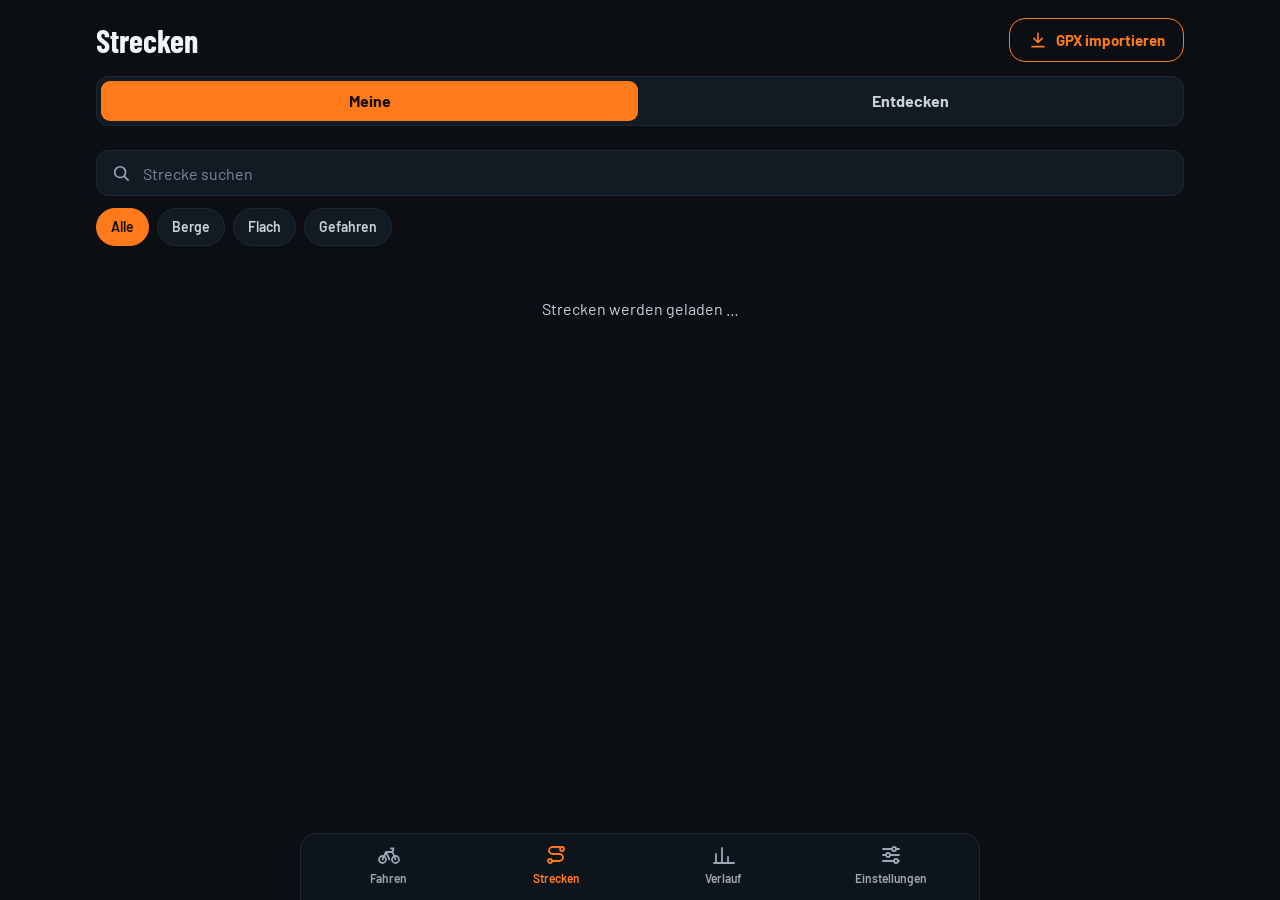
<file: src/inner_templates/funrun/strecken.htm>
<!doctype html>
<html lang="de">
<head>
<meta charset="utf-8">
<meta name="viewport" content="width=device-width, initial-scale=1, maximum-scale=1, user-scalable=no">
<title>Kvestrun – Strecken</title>
<!-- FunRun routes: the app's GPX routes and long routes in stages ("Meine"); new routes to load ("Entdecken"):
     famous climbs (katalog.json, routed with BRouter), signposted cycle routes of OpenStreetMap around a place,
     ultra races (public routes of the organisers; all races of DotWatcher with the routes of their trackers) -->
<link rel="stylesheet" href="https://fonts.googleapis.com/css2?family=Barlow:wght@400;500;600;700&amp;family=Barlow+Condensed:wght@600;700&amp;display=swap">
<link rel="stylesheet" href="funrun.css">
<style>
.search { display: flex; align-items: center; gap: 10px; height: 46px; padding: 0 14px; border-radius: 12px; background: var(--panel); border: 1px solid var(--line); }
.search svg { width: 20px; height: 20px; flex: none; }
.search input { flex: 1; min-width: 0; height: 100%; background: transparent; border: 0; outline: none; color: var(--text); font: inherit; font-size: 16px; }
.search input::placeholder { color: #7d8996; }
.search .go2 { appearance: none; -webkit-appearance: none; flex: none; height: 34px; padding: 0 14px; border-radius: 9px; border: 0; background: var(--accent); color: var(--accent-dark); font-weight: 700; font-size: 14px; cursor: pointer; }
.chips { display: flex; gap: 8px; flex-wrap: wrap; }
.chips button { appearance: none; -webkit-appearance: none; height: 38px; padding: 0 14px; border-radius: 999px; font-size: 14px; font-weight: 600; cursor: pointer;
  border: 1px solid var(--line); background: var(--panel); color: var(--soft); white-space: nowrap; }
.chips button.on { background: var(--accent); border-color: var(--accent); color: var(--accent-dark); }
.chips.small button { height: 32px; padding: 0 12px; font-size: 13px; }
/* phones: long chip rows scroll sideways instead of taking several lines */
@media (max-width: 700px) {
  .chips.scroll { flex-wrap: nowrap; overflow-x: auto; margin: 0 -16px; padding: 0 16px; scrollbar-width: none; -webkit-overflow-scrolling: touch; }
  .chips.scroll::-webkit-scrollbar { display: none; }
  .chips.scroll button { flex: none; }
}
.flabel { font-size: 12px; letter-spacing: .1em; text-transform: uppercase; color: var(--muted); font-weight: 600; margin: 2px 0 -4px 2px; }
.viewseg { display: grid; grid-template-columns: repeat(2, minmax(0, 1fr)); gap: 4px; padding: 4px; border-radius: 12px; background: var(--panel); border: 1px solid var(--line); }
.viewseg button { appearance: none; -webkit-appearance: none; border: 0; height: 40px; border-radius: 9px; font-size: 16px; font-weight: 700; cursor: pointer; background: transparent; color: var(--soft); }
.viewseg button.on { background: var(--accent); color: var(--accent-dark); }
.list { display: grid; grid-template-columns: minmax(0, 1fr); gap: 10px; }
@media (min-width: 760px) { .list { grid-template-columns: repeat(2, minmax(0, 1fr)); } }
.rc { appearance: none; -webkit-appearance: none; width: 100%; text-align: left; display: flex; flex-direction: column; gap: 10px; padding: 12px; border-radius: 16px;
  background: var(--panel); border: 1px solid var(--line); color: var(--text); cursor: pointer; }
.rc.sel { border-color: var(--accent); }
.rc .h { display: flex; gap: 12px; align-items: center; }
.th { width: 56px; height: 56px; flex: none; border-radius: 12px; background: var(--bg); border: 1px solid var(--line); display: flex; align-items: center; justify-content: center; color: var(--muted); }
.th svg { width: 100%; height: 100%; display: block; }
.rc .tx { flex: 1; min-width: 0; display: flex; flex-direction: column; gap: 3px; }
.rc .n { display: flex; align-items: center; justify-content: space-between; gap: 8px; }
.rc .n b { font-size: 17px; white-space: nowrap; overflow: hidden; text-overflow: ellipsis; }
.lv { flex: none; font-size: 12px; font-weight: 700; padding: 3px 9px; border-radius: 999px; border: 1px solid currentColor; }
.rc .m { font-size: 14px; color: var(--muted); white-space: nowrap; overflow: hidden; text-overflow: ellipsis; }
.rc .w { font-size: 13px; color: var(--soft); }
svg.pf { display: block; width: 100%; height: 36px; }
.rc .f { display: flex; justify-content: space-between; align-items: center; gap: 8px; font-size: 13px; color: var(--soft); }
.rc .f .act { color: var(--accent); font-weight: 600; white-space: nowrap; }
.rc .f .tm { display: inline-flex; align-items: center; gap: 5px; }
.rc .f .tm svg { width: 15px; height: 15px; }
.nopf { height: 36px; display: flex; align-items: center; font-size: 13px; color: var(--muted); }
.proj { display: flex; flex-direction: column; gap: 10px; }
.proj .row2 { display: flex; justify-content: space-between; gap: 10px; font-size: 14px; color: var(--soft); }
.proj .btns2 { display: flex; gap: 8px; }
.proj .btns2 .btn { min-height: 46px; font-size: 15px; flex: 1; }
.attr { font-size: 12px; color: var(--muted); margin: 0; }
.attr a { color: inherit; }
/* sheet: details and loading of a route */
.sheet { position: fixed; inset: 0; z-index: 20; background: rgba(5, 8, 12, .62); display: none; align-items: flex-end; justify-content: center; }
.sheet.open { display: flex; }
.sheet .box { width: min(640px, 100%); max-height: 92vh; overflow: auto; background: var(--panel); border: 1px solid var(--line); border-bottom: 0;
  border-radius: 20px 20px 0 0; padding: 16px 16px calc(18px + env(safe-area-inset-bottom)); display: flex; flex-direction: column; gap: 12px; }
@media (min-width: 760px) { .sheet { align-items: center; } .sheet .box { border-radius: 20px; border-bottom: 1px solid var(--line); } }
.sheet h2 { margin: 0; font-size: 22px; line-height: 1.2; }
.sheet .sub { color: var(--muted); font-size: 14px; }
.sheet .big svg { display: block; width: 100%; height: 90px; }
.kv { display: grid; grid-template-columns: repeat(2, minmax(0, 1fr)); gap: 8px; }
@media (min-width: 520px) { .kv { grid-template-columns: repeat(4, minmax(0, 1fr)); } }
.kv div { background: var(--bg); border: 1px solid var(--line); border-radius: 12px; padding: 8px 10px; display: flex; flex-direction: column; gap: 2px; }
.kv span { font-size: 12px; color: var(--muted); font-weight: 600; }
.kv b { font-size: 20px; font-family: "Barlow Condensed", Barlow, sans-serif; overflow-wrap: break-word; }
.kv b small { font-size: 17px; }
.state { font-size: 14px; color: var(--soft); min-height: 20px; }
.state.err { color: var(--bad); }
.stlist { display: flex; flex-direction: column; border: 1px solid var(--line); border-radius: 12px; overflow: hidden; }
.stlist button { appearance: none; -webkit-appearance: none; display: flex; justify-content: space-between; align-items: center; gap: 10px; min-height: 48px; padding: 6px 12px;
  border: 0; border-top: 1px solid var(--line); background: transparent; color: var(--text); text-align: left; font-size: 14px; cursor: pointer; }
.stlist button:first-child { border-top: 0; }
.stlist .ok { color: var(--good); font-weight: 700; }
.stlist .cp { display: block; color: var(--accent); font-size: 13px; margin-top: 2px; }
.rc .st { font-size: 13px; color: var(--muted); }
.rc .st.go { color: var(--good); }
.years { display: flex; flex-wrap: wrap; gap: 8px; }
.years button { appearance: none; -webkit-appearance: none; min-width: 72px; height: 42px; padding: 0 14px; border-radius: 12px; border: 1px solid var(--line);
  background: var(--bg); color: var(--text); font-size: 16px; font-weight: 700; cursor: pointer; }
.stlist .nx { color: var(--accent); font-weight: 700; }
</style>
</head>
<body>
<div class="wrap">
  <div class="top" style="align-items:center">
    <h1 style="margin:0;font-family:'Barlow Condensed',Barlow,sans-serif;font-size:32px">Strecken</h1>
    <button class="btn" id="btnImport" style="min-height:44px;font-size:15px;border-color:var(--accent);color:var(--accent)">
      <svg viewBox="0 0 24 24" width="20" height="20" fill="none" stroke="currentColor" stroke-width="2" stroke-linecap="round" stroke-linejoin="round" aria-hidden="true"><path d="M12 4v11M7 10l5 5 5-5M5 20h14"/></svg>GPX importieren
    </button>
  </div>
  <div class="viewseg" id="viewSeg" role="tablist" aria-label="Ansicht"><button data-v="mine" class="on">Meine</button><button data-v="discover">Entdecken</button></div>

  <!-- the app's routes -->
  <div id="mine" style="display:flex;flex-direction:column;gap:12px;margin-top:12px">
    <div id="projects" style="display:flex;flex-direction:column;gap:10px"></div>
    <label class="search">
      <svg viewBox="0 0 24 24" fill="none" stroke="#9ba7b4" stroke-width="2" stroke-linecap="round" aria-hidden="true"><circle cx="11" cy="11" r="6.5"/><path d="m16 16 4.5 4.5"/></svg>
      <input type="search" id="q" placeholder="Strecke suchen" aria-label="Strecke suchen">
    </label>
    <div class="chips" id="chips" role="group" aria-label="Filter">
      <button data-f="all" class="on">Alle</button><button data-f="climb">Berge</button><button data-f="flat">Flach</button><button data-f="ridden">Gefahren</button>
    </div>
    <div class="msg" id="msg">Strecken werden geladen …</div>
    <div class="list" id="list"></div>
  </div>

  <!-- new routes -->
  <div id="discover" class="hidden" style="display:flex;flex-direction:column;gap:12px;margin-top:12px">
    <div class="chips scroll" id="srcChips" role="group" aria-label="Quelle">
      <button data-s="cat" class="on">Anstiege &amp; Klassiker</button><button data-s="near">Radrouten in der Nähe</button><button data-s="ultra">Ultra-Rennen</button>
    </div>
    <div id="catFilters" style="display:flex;flex-direction:column;gap:10px">
      <div class="chips small scroll" id="countryChips"></div>
    </div>
    <div id="ultraFilters" class="hidden" style="display:flex;flex-direction:column;gap:10px">
      <div class="chips small scroll" id="ultraView" role="group" aria-label="Rennen">
        <button data-u="pick" class="on">Auswahl</button><button data-u="next">Demnächst</button><button data-u="past">Zuletzt</button><button data-u="arch">Archiv</button>
      </div>
      <label class="search hidden" id="archSearch">
        <svg viewBox="0 0 24 24" fill="none" stroke="#9ba7b4" stroke-width="2" stroke-linecap="round" aria-hidden="true"><circle cx="11" cy="11" r="6.5"/><path d="m16 16 4.5 4.5"/></svg>
        <input type="search" id="aq" placeholder="Rennen suchen, z. B. Transcontinental" aria-label="Rennen suchen">
      </label>
      <div class="chips small scroll" id="terrainChips" role="group" aria-label="Untergrund">
        <button data-t="all" class="on">Jeder Untergrund</button><button data-t="road">Straße</button><button data-t="gravel">Schotter</button><button data-t="off">Gelände</button>
      </div>
      <div class="chips small scroll" id="ultraLen" role="group" aria-label="Länge">
        <button data-l="all" class="on">Jede Länge</button><button data-l="s">bis 500 km</button><button data-l="m">500–1.000 km</button><button data-l="l">1.000–2.000 km</button><button data-l="xl">über 2.000 km</button>
      </div>
    </div>
    <div id="nearFilters" class="hidden" style="display:flex;flex-direction:column;gap:10px">
      <form class="search" id="placeForm">
        <svg viewBox="0 0 24 24" fill="none" stroke="#9ba7b4" stroke-width="2" stroke-linecap="round" stroke-linejoin="round" aria-hidden="true"><path d="M12 21s-6.5-5.6-6.5-11a6.5 6.5 0 0 1 13 0C18.5 15.4 12 21 12 21z"/><circle cx="12" cy="10" r="2.4"/></svg>
        <input type="search" id="place" placeholder="Ort, z. B. Lübeck" aria-label="Ort" autocomplete="off">
        <button class="go2" type="submit">Suchen</button>
      </form>
      <div class="chips small" id="radiusChips"><button data-r="10">10 km</button><button data-r="25" class="on">25 km</button><button data-r="50">50 km</button></div>
    </div>
    <div class="chips small scroll" id="lenChips"><button data-l="all" class="on">Jede Länge</button><button data-l="s">bis 30 km</button><button data-l="m">30–60 km</button><button data-l="l">über 60 km</button></div>
    <div class="msg hidden" id="dmsg"></div>
    <div class="list" id="dlist"></div>
    <p class="attr" id="attr"></p>
  </div>
</div>

<div class="sheet" id="sheet" role="dialog" aria-modal="true"><div class="box" id="sheetBox"></div></div>

<script src="funrun.js"></script>
<script src="funrun-routes.js"></script>
<script>
(function () {
'use strict';
const $ = FR.$, RT = window.FRR;
FR.tabs('strecken.htm');

const COUNTRIES = { FR: 'Frankreich', IT: 'Italien', CH: 'Schweiz', AT: 'Österreich', ES: 'Spanien', DE: 'Deutschland', KG: 'Kirgistan', MA: 'Marokko', GB: 'Großbritannien', US: 'USA', NO: 'Norwegen' };
const STAGE_LENGTHS = [30, 50, 80, 100];
const ls = {
  get(k, d) { try { const v = localStorage.getItem('funrun.' + k); return v === null ? d : JSON.parse(v); } catch (e) { return d; } },
  set(k, v) { try { localStorage.setItem('funrun.' + k, JSON.stringify(v)); } catch (e) { /* not available */ } },
};

let routes = [], rides = [], selected = '', projects = [], params = { flat: 25, climb: 700 }, catalog = null;
let view = FR.qs.get('view') === 'mine' ? 'mine' : ls.get('view', 'mine'), src = ls.get('src', 'cat'), filter = 'all', lenFilter = 'all', country = 'all';
const near = { place: ls.get('place', { name: 'Lübeck', lat: 53.8655, lon: 10.6866 }), radius: ls.get('radius', 25), items: null, loading: false, token: 0 };
// ultra races: the selection (katalog.json) or DotWatcher (next races, the last 25, the archive)
let ultraView = ls.get('ultraView', 'pick'), terrain = ls.get('terrain', 'all'), ultraLen = ls.get('ultraLen', 'all');
const dw = { races: null, loading: false, error: '', archive: null, archLoading: false, archError: '', info: ls.get('dwInfo', {}), checking: new Set() };
// the app loads the pages of DotWatcher and of the trackers (the page itself may not). Texts that the app's browser handed
// over for a site that lets only browsers in (see "the app's browser" below) are taken from here: url → text
const handed = {};
RT.fetchText = (url, opts) => (Object.prototype.hasOwnProperty.call(handed, url) ? Promise.resolve(handed[url]) : FR.fetchText(url, opts));
// DotWatcher let only browsers in: no new tries for some hours, also on the next visit of the page
RT.dwBlockedUntil = ls.get('dwBlockedUntil', 0);
RT.onDwBlocked = until => {
  ls.set('dwBlockedUntil', until);
  if (view === 'discover' && src === 'ultra' && ultraView !== 'pick') renderUltra();
};

// ------------------------------------------------------------------ drawing helpers
const avgGrade = r => (r.length > 0 ? r.ascent / r.length * 100 : 0);
const isClimb = r => avgGrade(r) >= 3 || r.ascent >= 500;
function level(r) {
  const g = avgGrade(r);
  if (r.ascent >= 800 || g >= 5) return ['schwer', '#ff7a1a'];
  if (r.ascent >= 250 || g >= 2) return ['mittel', '#ffca28'];
  return ['leicht', '#9ba7b4'];
}
function thumb(shape) {
  if (!shape || shape.length < 2) return '';
  const p = shape.map(([x, y]) => (5 + x * 46).toFixed(1) + ' ' + (5 + y * 46).toFixed(1));
  return '<svg viewBox="0 0 56 56" fill="none" stroke="#ff7a1a" stroke-width="2" stroke-linecap="round" stroke-linejoin="round" aria-hidden="true"><path d="M' + p.join(' L') + '"/></svg>';
}
function profile(prof, h) {
  if (!prof || prof.length < 2) return '';
  h = h || 44;
  let lo = Math.min(...prof), hi = Math.max(...prof);
  if (hi - lo < 40) { const m = (hi + lo) / 2; lo = m - 20; hi = m + 20; }
  const pts = prof.map((e, i) => (i / (prof.length - 1) * 300).toFixed(1) + ' ' + (2 + (1 - (e - lo) / (hi - lo)) * (h - 4)).toFixed(1));
  return '<svg class="pf" viewBox="0 0 300 ' + h + '" preserveAspectRatio="none" aria-hidden="true"><path d="M' + pts.join(' L') + ' L300 ' + h + ' L0 ' + h + ' Z" fill="#ff7a1a" fill-opacity=".16"/>' +
    '<path d="M' + pts.join(' L') + '" fill="none" stroke="#ff7a1a" stroke-width="1.6" stroke-linejoin="round" vector-effect="non-scaling-stroke"/></svg>';
}
const CLOCK = '<svg viewBox="0 0 24 24" fill="none" stroke="currentColor" stroke-width="2" stroke-linecap="round" aria-hidden="true"><circle cx="12" cy="12" r="8.5"/><path d="M12 7.5V12l3 2"/></svg>';
const time = (len, prof) => RT.duration(RT.estimate(len, prof, params));
const meta = r => FR.km(r.length) + ' km · ' + FR.num(r.ascent) + ' Hm · Ø ' + FR.num(avgGrade(r), 1) + ' %';
const lenOk = len => lenFilter === 'all' || (lenFilter === 's' && len <= 30000) || (lenFilter === 'm' && len > 30000 && len <= 60000) || (lenFilter === 'l' && len > 60000);
// a route card; o: { key, cls, thumbHtml, name, lv, meta, sub, prof, time, left, act }
function card(o) {
  return '<button class="rc' + (o.cls || '') + '" data-key="' + FR.esc(o.key) + '">' +
    '<span class="h"><span class="th">' + (o.thumbHtml || '') + '</span><span class="tx"><span class="n"><b>' + FR.esc(o.name) + '</b>' +
    (o.lv ? '<span class="lv" style="color:' + o.lv[1] + '">' + o.lv[0] + '</span>' : '') + '</span>' +
    '<span class="m">' + o.meta + '</span>' + (o.sub ? '<span class="w">' + o.sub + '</span>' : '') + '</span></span>' +
    (o.flat ? '' : o.prof ? profile(o.prof) : '<span class="nopf">' + (o.noProf || '') + '</span>') +
    '<span class="f"><span class="tm">' + (o.time ? CLOCK + o.time : '') + (o.left ? (o.time ? ' · ' : '') + o.left : '') + '</span>' +
    '<span class="act">' + (o.act || '') + '</span></span></button>';
}

// ------------------------------------------------------------------ "Meine": long routes and the app's routes
// checkpoints of a race in a stage: "· mit CP 2, Ziel"
const cpText = (p, st, lead) => { const c = RT.stageCps(p, st); return c.length ? lead + FR.esc(c.map(RT.cpLabel).join(', ')) : ''; };
const stageFiles = () => new Set([].concat(...projects.map(p => (p.stages || []).filter(s => s.file).map(s => s.file))));
function renderProjects() {
  $('projects').innerHTML = projects.map(p => {
    const pr = RT.projectProgress(p, rides), st = pr.next, total = p.length / 1000;
    const pct = Math.min(100, Math.round(pr.km / Math.max(1, total) * 100));
    return '<section class="card proj" data-id="' + FR.esc(p.id) + '">' +
      '<div class="chead"><h2>' + FR.esc(p.name) + '</h2><span class="aside">' + (COUNTRIES[p.country] || p.region || 'Langstrecke') + '</span></div>' +
      '<div class="row2"><span>' + (pr.km > 0 ? FR.num(pr.km, pr.km < 100 ? 1 : 0) : '0') + ' von ' + FR.num(total) + ' km</span><span>' + pr.done.size + ' von ' + p.stages.length + ' Etappen</span></div>' +
      '<div class="bar" role="img" aria-label="' + pct + ' Prozent geschafft"><i style="width:' + pct + '%"></i></div>' +
      (st ? '<div class="muted" style="font-size:14px">Nächste: <b style="color:var(--text)">Etappe ' + st.n + '</b> · ' + FR.km(st.length) + ' km · ' + FR.num(st.ascent) + ' Hm · ' + RT.duration(RT.estimateAscent(st.length, st.ascent, params)) +
          cpText(p, st, ' · mit ') + '</div>'
          : '<div style="font-size:15px;font-weight:700;color:var(--good)">Alle Etappen geschafft!</div>') +
      '<div class="btns2">' + (st ? '<button class="btn primary" data-act="next">Etappe ' + st.n + ' fahren</button>' : '') +
      '<button class="btn" data-act="stages">Etappen</button></div></section>';
  }).join('');
}
function renderMine() {
  const q = $('q').value.trim().toLowerCase(), hidden = stageFiles();
  const best = new Map(), ridden = new Set();
  for (const r of rides) {
    if (!r.route) continue;
    ridden.add(r.route.key);
    const t = FR.routeTime(r);
    if (t != null && (!best.has(r.route.key) || t < best.get(r.route.key))) best.set(r.route.key, t);
  }
  const list = routes.filter(r => !hidden.has(r.file) && (!q || r.name.toLowerCase().includes(q)) &&
    (filter === 'all' || (filter === 'climb' && isClimb(r)) || (filter === 'flat' && !isClimb(r)) || (filter === 'ridden' && ridden.has(r.key))));
  $('msg').classList.toggle('hidden', list.length > 0);
  $('msg').textContent = routes.length ? 'Keine Strecke passt.' : 'Noch keine Strecke. Unter „Entdecken“ findest du Anstiege, Radrouten und Ultra-Rennen.';
  $('list').innerHTML = list.map(r => {
    const b = best.get(r.key), long = r.length > 150000;
    return card({ key: 'r:' + r.file, cls: r.file === selected ? ' sel' : '', thumbHtml: thumb(r.shape), name: r.name, lv: level(r), meta: meta(r),
      prof: r.profile, time: long ? '' : time(r.length, r.profile),
      left: b != null ? 'Bestzeit ' + FR.time(b) : long ? 'sehr lang' : ridden.has(r.key) ? 'nicht bis ins Ziel' : '',
      act: long ? 'In Etappen fahren' : r.file === selected ? 'Ausgewählt' : 'Auswählen' });
  }).join('');
}

// ------------------------------------------------------------------ "Entdecken"
function setMsg(t) { $('dmsg').textContent = t || ''; $('dmsg').classList.toggle('hidden', !t); }
const haveRoute = name => { const k = RT.routeKey(RT.fileName(name) + '.gpx'); return routes.find(r => r.key === k) || null; };
function renderCatalog() {
  const items = ((catalog && catalog.climbs) || []).filter(c => (country === 'all' || c.country === country) && lenOk(c.length));
  setMsg(catalog ? (items.length ? '' : 'Keine Strecke passt.') : 'Liste wird geladen …');
  $('dlist').innerHTML = items.map(c => card({ key: 'c:' + c.id, thumbHtml: thumb(c.shape), name: c.name, lv: level(c), meta: meta(c),
    sub: 'ab ' + FR.esc(c.from) + ' · ' + FR.esc(c.region) + ', ' + (COUNTRIES[c.country] || c.country), prof: c.profile, time: time(c.length, c.profile),
    act: haveRoute(catalogName(c)) ? 'Geladen' : 'Ansehen' })).join('');
  $('attr').innerHTML = 'Strecken: © OpenStreetMap-Mitwirkende (ODbL), berechnet mit BRouter; Höhen: SRTM, geglättet.';
}
const catalogName = c => c.name + ' (' + c.from + ')';
const FLAG = '<svg viewBox="0 0 24 24" width="28" height="28" fill="none" stroke="#ff7a1a" stroke-width="1.8" stroke-linecap="round" stroke-linejoin="round" aria-hidden="true"><path d="M5 21V4M5 4h11l-2 4 2 4H5"/></svg>';
const TERRAIN = { road: 'Straße', gravel: 'Schotter', off: 'Gelände' };
// length of an ultra race in km (NaN: unknown, passes only "Jede Länge")
const ultraLenOk = km => ultraLen === 'all' || (ultraLen === 's' && km < 500) || (ultraLen === 'm' && km >= 500 && km < 1000) ||
  (ultraLen === 'l' && km >= 1000 && km < 2000) || (ultraLen === 'xl' && km >= 2000);
const terrainOk = t => terrain === 'all' || t === terrain;
function renderUltra() {
  document.querySelectorAll('#ultraView button').forEach(b => b.classList.toggle('on', b.dataset.u === ultraView));
  document.querySelectorAll('#terrainChips button').forEach(b => b.classList.toggle('on', b.dataset.t === terrain));
  document.querySelectorAll('#ultraLen button').forEach(b => b.classList.toggle('on', b.dataset.l === ultraLen));
  const blocked = ultraView !== 'pick' && RT.dwBlocked();
  $('archSearch').classList.toggle('hidden', ultraView !== 'arch' || blocked);
  $('terrainChips').classList.toggle('hidden', ultraView === 'pick' || ultraView === 'arch' || blocked);
  $('ultraLen').classList.toggle('hidden', ultraView === 'arch' || blocked);
  if (ultraView === 'pick') renderPick(); else if (ultraView === 'arch') renderArchive(); else renderDw();
}
function renderPick() {
  const items = ((catalog && catalog.ultras) || []).filter(u => ultraLenOk(u.length / 1000));
  setMsg(catalog ? (items.length ? '' : 'Kein Rennen passt.') : 'Liste wird geladen …');
  $('dlist').innerHTML = items.map(u => {
    const proj = projects.find(p => p.source === 'ultra:' + u.id || (u.dotwatcher && p.source === 'dotwatcher:' + u.dotwatcher));
    return card({ key: 'u:' + u.id, thumbHtml: '<svg viewBox="0 0 24 24" width="28" height="28" fill="none" stroke="#ff7a1a" stroke-width="1.8" stroke-linecap="round" stroke-linejoin="round" aria-hidden="true"><path d="M5 21V4M5 4h11l-2 4 2 4H5"/></svg>',
      name: u.name, meta: FR.num(u.length / 1000) + ' km · ' + FR.num(u.ascent) + ' Hm' + (u.unpaved ? ' · ' + u.unpaved + ' % Schotter' : u.terrain ? ' · ' + TERRAIN[u.terrain] : ''),
      sub: FR.esc(u.start + (u.finish && u.finish !== u.start ? ' – ' + u.finish : ' (Runde)')) + ' · ' + FR.esc(u.region) + (u.when ? ' · ' + FR.esc(u.when) : ''),
      noProf: FR.esc(u.note || ''), left: 'Etappen ab 30 km',
      act: proj ? 'Angelegt' : u.rwgps || u.dotwatcher || u.tracker ? 'Ansehen' : 'Zur Website' });
  }).join('');
  $('attr').innerHTML = 'Strecken der Veranstalter (öffentlich bei RideWithGPS, von den Trackern der Rennen) oder zum Herunterladen auf ihren Websites. Weitere Rennen unter „Demnächst“, „Zuletzt“ und „Archiv“ (DotWatcher).';
}

// ------------------------------------------------------------------ DotWatcher: next races, the last 25, the archive
const DW_ATTR = 'Rennen: DotWatcher.cc. Strecken von den Trackern der Rennen (Trackleaders, FollowMyChallenge, Madcap); sie gehören den Veranstaltern – nur für dich privat. ' +
  'Höhen, wo der Tracker keine hat: Terrain Tiles (Mapzen, AWS Open Data).';
const raceDay = iso => { const d = new Date(iso); return isNaN(d) ? '' : d.getDate() + '. ' + FR.months[d.getMonth()] + ' ' + d.getFullYear(); };
const raceMeta = r => [Number.isFinite(r.km) ? FR.num(r.km) + ' km' : '', Number.isFinite(r.hm) ? FR.num(r.hm) + ' Hm' : '', TERRAIN[r.terrain] || r.terrainText].filter(Boolean).join(' · ');
// what the tracker of a race offers: { text, go }
function trackerState(slug) {
  const i = dw.info[slug];
  if (!i) return { text: 'Strecke wird geprüft …', go: false };
  if (i.k === 'tl' || i.k === 'fmc' || i.k === 'madcap') return { text: 'Strecke bei ' + RT.trackerName(i.k), go: true };
  if (i.k === 'map') return { text: 'Strecke nicht ladbar (MAProgress)', go: false };
  if (i.k === 'none' && i.gone) return { text: 'keine Seite mehr bei DotWatcher', go: false };
  return { text: 'keine Strecke zum Laden', go: false };
}
function dwCard(r) {
  const proj = projects.find(p => p.source === 'dotwatcher:' + r.slug), ts = trackerState(r.slug);
  return card({ key: 'd:' + r.slug, thumbHtml: FLAG, name: r.title, meta: raceMeta(r) || FR.esc(r.lengthText),
    sub: FR.esc([r.location, raceDay(r.date)].filter(Boolean).join(' · ')),
    noProf: '<span class="st' + (ts.go ? ' go' : '') + '">' + ts.text + '</span>', left: r.live ? 'läuft gerade' : '',
    act: proj ? 'Angelegt' : 'Ansehen' });
}
async function loadDw() {
  dw.loading = true; dw.error = '';
  try { dw.races = await RT.dwRaces(); } catch (e) { dw.error = e.dwBlocked ? '' : e.message; }
  dw.loading = false;
  if (view === 'discover' && src === 'ultra') renderUltra();
}
// DotWatcher lets only browsers in: its pages in the app's browser, a race comes back with "Übernehmen" there
const DW_SITE = 'https://dotwatcher.cc', DW_HINT = 'Öffne ein Rennen und tippe dann auf „Übernehmen“.';
function dwBrowseCard(path, label) {
  setMsg('');
  $('dlist').innerHTML = '<div class="card" style="grid-column:1/-1;display:flex;flex-direction:column;gap:10px">' +
    '<b style="font-size:17px">DotWatcher lässt die App nicht mehr selbst laden</b>' +
    '<p class="muted" style="margin:0">DotWatcher lässt seit Kurzem nur noch Browser auf seine Seiten. Öffne es hier in der App, ' +
    'such dir ein Rennen aus und tippe unten auf „Übernehmen“ – dann geht es hier mit der Strecke weiter.</p>' +
    '<div class="btns"><button class="btn primary" id="dwBrowse">' + label + '</button></div></div>';
  $('dwBrowse').onclick = () => browseFor(DW_SITE + path, DW_HINT, { kind: 'dwrace' });
}
function renderDw() {
  $('attr').innerHTML = DW_ATTR;
  if (RT.dwBlocked()) { dwBrowseCard('/races', ultraView === 'next' ? 'Nächste Rennen bei DotWatcher' : 'Letzte Rennen bei DotWatcher'); return; }
  if (!dw.races) {
    setMsg(dw.error ? 'DotWatcher ist gerade nicht erreichbar (' + dw.error + ').' : 'Rennen werden bei DotWatcher geladen …');
    $('dlist').innerHTML = '';
    if (!dw.loading && !dw.error) loadDw();
    return;
  }
  const list = ultraView === 'next' ? dw.races.live.map(x => Object.assign({ live: true }, x)).concat(dw.races.upcoming) : dw.races.past;
  const items = list.filter(r => terrainOk(r.terrain) && ultraLenOk(r.km));
  setMsg(items.length ? '' : list.length ? 'Kein Rennen passt.' : 'DotWatcher listet hier gerade keine Rennen.');
  $('dlist').innerHTML = items.map(dwCard).join('');
  checkTrackers(items);
}
// which tracker shows each race (one small request per race, kept; upcoming races are checked again after 3 days)
function checkTrackers(items) {
  const now = Date.now();
  const todo = items.filter(r => !dw.checking.has(r.slug) && (!dw.info[r.slug] || (r.date && new Date(r.date) > now && now - dw.info[r.slug].t > 3 * 86400000)));
  if (!todo.length) return;
  for (const r of todo) dw.checking.add(r.slug);
  RT.pool(todo, 2, async r => {
    try { const x = await RT.dwRace(r.slug); dw.info[r.slug] = { k: x.tracker.kind, t: Date.now() }; }
    catch (e) { if (e.message.indexOf('keine Seite') >= 0) dw.info[r.slug] = { k: 'none', gone: true, t: Date.now() }; }
    dw.checking.delete(r.slug);
    // keep the newest 400
    const keys = Object.keys(dw.info);
    if (keys.length > 400) { keys.sort((a, b) => dw.info[a].t - dw.info[b].t); for (const k of keys.slice(0, keys.length - 400)) delete dw.info[k]; }
    ls.set('dwInfo', dw.info);
    if (view === 'discover' && src === 'ultra' && (ultraView === 'next' || ultraView === 'past')) {
      const el = document.querySelector('.rc[data-key="d:' + r.slug + '"]');
      if (el) el.outerHTML = dwCard(r);
    }
  });
}
async function loadArchive() {
  dw.archLoading = true; dw.archError = '';
  try { dw.archive = await RT.dwArchive(); } catch (e) { dw.archError = e.dwBlocked ? '' : e.message; }
  dw.archLoading = false;
  if (view === 'discover' && src === 'ultra' && ultraView === 'arch') renderUltra();
}
function renderArchive() {
  $('attr').innerHTML = DW_ATTR;
  if (RT.dwBlocked()) { dwBrowseCard('/results', 'Archiv bei DotWatcher'); return; }
  if (!dw.archive) {
    setMsg(dw.archError ? 'Das Archiv von DotWatcher ist gerade nicht erreichbar (' + dw.archError + ').' : 'Archiv wird bei DotWatcher geladen …');
    $('dlist').innerHTML = '';
    if (!dw.archLoading && !dw.archError) loadArchive();
    return;
  }
  const q = $('aq').value.trim().toLowerCase();
  const items = dw.archive.filter(a => !q || a.name.toLowerCase().includes(q));
  setMsg(items.length ? '' : 'Kein Rennen passt.');
  $('dlist').innerHTML = items.map(a => card({ key: 'a:' + a.name, thumbHtml: FLAG, name: a.name, flat: true,
    meta: a.events.length + (a.events.length === 1 ? ' Austragung' : ' Austragungen'),
    sub: FR.esc(a.events.slice(0, 7).map(e => e.year).join(' · ') + (a.events.length > 7 ? ' …' : '')), act: 'Jahre' })).join('');
}
function renderNear() {
  const it = near.items;
  if (near.loading && !it) { setMsg('Radrouten um ' + near.place.name + ' werden gesucht …'); $('dlist').innerHTML = ''; }
  else if (!it) { setMsg('Ort eingeben und „Suchen“ tippen.'); $('dlist').innerHTML = ''; }
  else {
    const items = it.filter(x => lenOk(x.len));
    setMsg(items.length ? (near.loading ? 'Weitere Strecken werden geprüft …' : '') : near.loading ? 'Radrouten werden geprüft …' : 'Keine Radroute passt.');
    $('dlist').innerHTML = items.map(x => {
      const q = x.quick;
      return card({ key: 'n:' + x.key, thumbHtml: q ? thumb(q.shape) : '', name: x.title, lv: q ? level(q) : null,
        meta: q ? meta(q) : FR.km(x.len) + ' km', sub: FR.esc(x.sub), prof: q ? q.profile : null, noProf: q ? '' : 'Höhen werden geladen …',
        time: q ? time(q.length, q.profile) : '', act: haveRoute(x.title) ? 'Geladen' : 'Ansehen' });
    }).join('');
  }
  $('attr').innerHTML = 'Radrouten: © OpenStreetMap-Mitwirkende (ODbL), über Waymarked Trails; Höhen: Terrain Tiles (Mapzen, AWS Open Data).';
}
function renderDiscover() {
  document.querySelectorAll('#srcChips button').forEach(b => b.classList.toggle('on', b.dataset.s === src));
  $('catFilters').classList.toggle('hidden', src !== 'cat');
  $('nearFilters').classList.toggle('hidden', src !== 'near');
  $('ultraFilters').classList.toggle('hidden', src !== 'ultra');
  $('lenChips').classList.toggle('hidden', src === 'ultra');
  if (src === 'cat') renderCatalog(); else if (src === 'ultra') renderUltra(); else renderNear();
}
function render() {
  document.querySelectorAll('#viewSeg button').forEach(b => b.classList.toggle('on', b.dataset.v === view));
  $('mine').classList.toggle('hidden', view !== 'mine');
  $('discover').classList.toggle('hidden', view !== 'discover');
  if (view === 'mine') { renderProjects(); renderMine(); } else renderDiscover();
}

// ------------------------------------------------------------------ OpenStreetMap routes around a place
async function searchNear() {
  const token = ++near.token;
  near.loading = true; near.items = null; render();
  try {
    const list = await RT.osmList(near.place.lat, near.place.lon, near.radius);
    if (token !== near.token) return;
    const place = [near.place.lat, near.place.lon], items = [];
    // details (length, shape) of the routes; long ones as a stage from the point nearest to the place
    await RT.pool(list, 4, async r => {
      let d;
      try { d = await RT.osmRoute(r.id); } catch (e) { return; }
      if (token !== near.token) return;
      const stages = RT.osmStages(d, place, 50000);
      for (const st of stages) {
        const len = RT.cum(st.pts)[st.pts.length - 1];
        if (len < 8000 || st.off > near.radius * 1000 * 1.5) continue;
        const towards = st.whole ? '' : st.dir > 0 ? (d.itinerary[d.itinerary.length - 1] || '') : (d.itinerary[0] || '');
        const title = st.whole ? d.name : d.name + ' ab ' + near.place.name + (towards ? ' Richtung ' + towards : st.dir > 0 ? ' (vorwärts)' : ' (rückwärts)');
        const sub = (d.roundtrip && st.whole ? 'Rundtour · ' : st.whole ? '' : 'Etappe eines Fernwegs · ') +
          (st.off < 1000 ? 'beginnt am Ort' : FR.km(st.off) + ' km entfernt');
        items.push({ key: d.id + ':' + Math.round(st.from) + ':' + st.dir, id: d.id, route: d, stage: st, len, title, sub, off: st.off, quick: null });
      }
    });
    if (token !== near.token) return;
    items.sort((a, b) => a.off - b.off || a.len - b.len);
    near.items = items;
    render();
    // heights for the list, a few at a time (the terrain tiles are shared between the routes)
    await RT.pool(items, 2, async x => {
      if (token !== near.token) return;
      try { x.quick = await RT.quickProfile(x.stage.pts); } catch (e) { x.quick = null; }
      if (token === near.token && view === 'discover' && src === 'near') renderNear();
    });
  } catch (e) {
    if (token === near.token) { near.items = []; setMsg('Radrouten konnten nicht geladen werden (' + e.message + ').'); }
  }
  if (token === near.token) { near.loading = false; if (view === 'discover' && src === 'near') renderNear(); }
}

// ------------------------------------------------------------------ sheet: details and loading
let sheetBusy = false, sheetToken = 0;
function openSheet(html) { sheetToken++; $('sheetBox').innerHTML = html; $('sheet').classList.add('open'); }
function closeSheet() { if (!sheetBusy) { sheetToken++; $('sheet').classList.remove('open'); } }
$('sheet').addEventListener('click', e => { if (e.target === $('sheet')) closeSheet(); });
const kv = pairs => '<div class="kv">' + pairs.map(([k, v]) => '<div><span>' + k + '</span><b>' + v + '</b></div>').join('') + '</div>';
const state = (t, err) => { const el = $('sheetState'); if (el) { el.textContent = t; el.classList.toggle('err', !!err); } };
function doneButtons() {
  return '<div class="btns"><button class="btn primary" id="sRide">Jetzt fahren</button><button class="btn" id="sClose">Fertig</button></div>';
}
function wireDone(file) {
  $('sRide').onclick = () => { FR.start(file); closeSheet(); };
  $('sClose').onclick = () => { closeSheet(); };
}
// saves a route made in the page and chooses it
async function saveRoute(name, desc, pts) {
  const info = RT.describe(pts);
  state('Strecke wird gespeichert …');
  const res = await FR.saveGpx(RT.fileName(name), RT.gpx(name, desc, pts), info);
  if (!res || !res.ok) throw new Error('Speichern ging nicht');
  FR.setSettings({ funrun_selected_route: res.file });
  selected = res.file;
  return { file: res.file, info };
}
function routeSheet(o) {
  // o: { title, sub, prof, length, ascent, eleMin, eleMax, gmax, note, source, load: async () => pts, name, desc, existing }
  openSheet('<h2>' + FR.esc(o.title) + '</h2><div class="sub">' + o.sub + '</div>' +
    (o.prof ? '<div class="big">' + profile(o.prof, 90).replace('class="pf"', '') + '</div>' : '') +
    kv([['Länge', FR.km(o.length) + ' km'], ['Bergauf', FR.num(o.ascent) + ' Hm'], ['Höchster Punkt', o.eleMax != null ? FR.num(o.eleMax) + ' m' : '–'],
        ['Fahrzeit', o.prof ? time(o.length, o.prof) : '–']]) +
    (o.note ? '<p class="muted" style="margin:0">' + FR.esc(o.note) + '</p>' : '') +
    '<p class="attr">' + o.source + '</p><div class="state" id="sheetState"></div>' +
    (o.existing ? '<div class="btns"><button class="btn primary" id="sPick">Auswählen</button><button class="btn" id="sClose">Schließen</button></div>'
      : '<div class="btns"><button class="btn primary" id="sLoad">Strecke laden</button><button class="btn" id="sClose">Schließen</button></div>'));
  $('sClose').onclick = closeSheet;
  if (o.existing) {
    $('sPick').onclick = () => { FR.setSettings({ funrun_selected_route: o.existing.file }); selected = o.existing.file; closeSheet(); render(); };
    state('Diese Strecke ist schon in deinen Strecken.');
    return;
  }
  $('sLoad').onclick = async () => {
    if (sheetBusy) return;
    sheetBusy = true; $('sLoad').disabled = true;
    try {
      state(o.loadingText || 'Strecke wird geladen …');
      const pts = await o.load();
      const res = await saveRoute(o.name, o.desc, pts);
      routes = await FR.routes();
      state('Gespeichert und ausgewählt: ' + FR.km(res.info.length) + ' km, ' + FR.num(res.info.ascent) + ' Hm.');
      $('sLoad').closest('.btns').outerHTML = doneButtons();
      wireDone(res.file);
    } catch (e) {
      state('Das hat nicht geklappt: ' + e.message, true);
      $('sLoad').disabled = false;
    }
    sheetBusy = false;
    render();
  };
}
function openCatalog(c) {
  const name = catalogName(c);
  routeSheet({ title: c.name, sub: 'ab ' + FR.esc(c.from) + ' · ' + FR.esc(c.region) + ', ' + (COUNTRIES[c.country] || c.country) + (c.gmax ? ' · bis ' + FR.num(c.gmax) + ' % steil' : ''),
    prof: c.profile, length: c.length, ascent: c.ascent, eleMax: c.eleMax, note: c.note, existing: haveRoute(name),
    source: 'Strecke aus OpenStreetMap, berechnet mit BRouter (brouter.de); Höhen SRTM, geglättet.',
    loadingText: 'Strecke wird bei BRouter berechnet …', name,
    desc: c.from + ' – ' + c.name + '. ' + c.note + '. Strecke © OpenStreetMap-Mitwirkende (ODbL), berechnet mit BRouter; Höhen aus BRouter (SRTM), geglättet.',
    load: () => RT.catalogTrack(c) });
}
function openNear(x) {
  const q = x.quick || {};
  routeSheet({ title: x.title, sub: FR.esc(x.sub) + (x.route.operator ? ' · ' + FR.esc(x.route.operator) : ''), prof: q.profile, length: q.length || x.len,
    ascent: q.ascent || 0, eleMax: q.eleMax, existing: haveRoute(x.title),
    source: 'Radroute aus OpenStreetMap (© OpenStreetMap-Mitwirkende, ODbL) über Waymarked Trails; Höhen: Terrain Tiles (Mapzen, AWS Open Data), geglättet.',
    loadingText: 'Höhen werden geladen …', name: x.title,
    desc: x.title + '. Radroute © OpenStreetMap-Mitwirkende (ODbL), über Waymarked Trails; Höhen: Terrain Tiles (Mapzen, AWS Open Data), geglättet.',
    load: () => RT.addHeights(x.stage.pts, { spans: x.stage.spans }) });
}
function stageChooser(def) {
  return '<div class="flabel">Etappenlänge</div><div class="chips small" id="stLen">' +
    STAGE_LENGTHS.map(l => '<button data-l="' + l + '"' + (l === def ? ' class="on"' : '') + '>' + l + ' km</button>').join('') + '</div>';
}
function wireStageChooser() {
  let len = ls.get('stageLen', 50);
  if (STAGE_LENGTHS.indexOf(len) < 0) len = 50;
  document.querySelectorAll('#stLen button').forEach(b => b.classList.toggle('on', +b.dataset.l === len));
  $('stLen').onclick = e => { const b = e.target.closest('button'); if (!b) return; len = +b.dataset.l; ls.set('stageLen', len);
    document.querySelectorAll('#stLen button').forEach(x => x.classList.toggle('on', x === b)); if (window.funrunStageInfo) window.funrunStageInfo(len); };
  return () => len;
}
function openUltra(u) {
  const proj = projects.find(p => p.source === 'ultra:' + u.id || (u.dotwatcher && p.source === 'dotwatcher:' + u.dotwatcher));
  openSheet('<h2>' + FR.esc(u.name) + '</h2><div class="sub">' + FR.esc(u.region) + ' · ' + FR.esc(u.start + (u.finish && u.finish !== u.start ? ' – ' + u.finish : ' (Runde)')) +
    (u.when ? ' · ' + FR.esc(u.when) : '') + '</div>' +
    kv([['Länge', FR.num(u.length / 1000) + ' km'], ['Bergauf', FR.num(u.ascent) + ' Hm'],
        u.unpaved || !u.terrain ? ['Schotter', u.unpaved ? u.unpaved + ' %' : '–'] : ['Untergrund', TERRAIN[u.terrain]], ['Etappen', '<i id="stCount" style="font-style:normal"></i>']]) +
    '<p class="muted" style="margin:0">' + FR.esc(u.note || '') + '</p>' +
    (proj ? '<div class="state">Schon als Langstrecke angelegt – du findest sie unter „Meine“.</div>'
      : (u.rwgps ? stageChooser(50) + '<p class="attr">Die App teilt das Rennen in Etappen. Jede Etappe fährst du wie eine Strecke; der Fortschritt zählt übers ganze Rennen.</p>'
                 : u.tracker ? '<div id="dwRoute" style="display:flex;flex-direction:column;gap:10px"></div><p class="attr">Die App lädt die Strecke ' +
                   (u.edition ? 'von ' + u.edition + ' ' : '') + 'vom Tracker des Rennens (' + (RT.trackerName(RT.tracker(u.tracker).kind) || 'Tracker') + ') und teilt sie in Etappen. ' +
                   'Die Strecke gehört dem Veranstalter – nur für dich privat.</p>'
                 : u.dotwatcher ? '<p class="attr">Die Strecke der letzten Austragung lädt die App über DotWatcher vom Tracker des Rennens.</p>'
                 : '<p class="attr">Die Strecke gibt es auf der Website des Veranstalters. Lade dort die GPX herunter und importiere sie hier („GPX importieren“); unter „Meine“ kannst du sie dann in Etappen fahren.</p>')) +
    '<div class="state" id="sheetState"></div>' +
    '<div class="btns">' + (proj ? '' : u.rwgps ? '<button class="btn primary" id="sMake">Als Langstrecke anlegen</button>' : u.tracker ? '<button class="btn primary" id="sLoad">Strecke laden</button>'
      : u.dotwatcher ? '<button class="btn primary" id="sDwr">Über DotWatcher laden</button>' : '') +
    '<button class="btn" id="sWeb">Website des Rennens</button><button class="btn" id="sClose">Schließen</button></div>');
  $('sClose').onclick = closeSheet;
  $('sWeb').onclick = () => FR.openUrl(u.url);
  const count = len => { const el = $('stCount'); if (el) el.textContent = Math.max(1, Math.round(u.length / (len * 1000))) + ' × ~' + len + ' km'; };
  if (!proj && !u.rwgps && u.tracker) $('sLoad').onclick = () => loadRaceRoute(catalogRace(u));
  if (!proj && !u.rwgps && !u.tracker && u.dotwatcher) $('sDwr').onclick = () => openDwRace(u.dotwatcher, u.name);
  if (proj || !u.rwgps) { $('stCount').textContent = proj ? proj.stages.length + '' : '–'; return; }
  const getLen = wireStageChooser();
  window.funrunStageInfo = count; count(getLen());
  $('sMake').onclick = async () => {
    if (sheetBusy) return;
    sheetBusy = true; $('sMake').disabled = true;
    try {
      state('Strecke wird geladen …');
      const r = await RT.rwgpsRoute(u.rwgps);
      state('Etappen werden eingeteilt …');
      const p = RT.makeProject({ id: RT.projectId(u.name), name: u.name, source: 'ultra:' + u.id, url: u.url, country: u.country, region: u.region,
        start: u.start, finish: u.finish }, r.pts, getLen() * 1000);
      const res = await FR.ultraSave(p);
      if (!res || res.ok === false) throw new Error('Speichern ging nicht');
      projects = await loadProjects();
      sheetBusy = false;
      closeSheet();
      view = 'mine'; ls.set('view', view); render();
      window.scrollTo(0, 0);
    } catch (e) { state('Das hat nicht geklappt: ' + e.message, true); $('sMake').disabled = false; }
    sheetBusy = false;
  };
}
// a race of the selection whose route comes from its tracker: it goes the way of a DotWatcher race (route, variants,
// checkpoints, stages), but is saved as a race of the selection
const catalogRace = u => ({ slug: u.id, title: u.name, source: 'ultra:' + u.id, location: u.region, km: u.length / 1000, hm: u.ascent, terrain: u.terrain || '',
  website: u.url || '', page: '', tracker: RT.tracker(u.tracker), variant: u.variant || '', reopen: () => openUltra(u),
  meta: { url: u.url, country: u.country, region: u.region, start: u.start, finish: u.finish } });
// ------------------------------------------------------------------ DotWatcher races: data, route at the tracker, long route
const httpsUrl = u => (String(u || '').indexOf('http://') === 0 ? 'https://' + String(u).slice(7) : String(u || ''));
function openArchive(a) {
  openSheet('<h2>' + FR.esc(a.name) + '</h2><div class="sub">' + a.events.length + (a.events.length === 1 ? ' Austragung' : ' Austragungen') + ' bei DotWatcher</div>' +
    '<div class="years" id="years">' + a.events.map((e, i) => '<button data-i="' + i + '">' + (e.year || '?') + '</button>').join('') + '</div>' +
    '<div class="btns"><button class="btn" id="sClose">Schließen</button></div>');
  $('sClose').onclick = closeSheet;
  $('years').onclick = e => { const b = e.target.closest('button'); if (!b) return; const ev = a.events[+b.dataset.i]; openDwRace(ev.slug, a.name + ' ' + ev.year); };
}
function openDwRace(slug, title) {
  openSheet('<h2>' + FR.esc(title) + '</h2><div class="state" id="sheetState">Rennen wird bei DotWatcher geladen …</div>' +
    '<div class="btns"><button class="btn" id="sClose">Schließen</button></div>');
  $('sClose').onclick = closeSheet;
  const token = sheetToken;
  RT.dwRace(slug).then(race => { if (token === sheetToken) dwRaceSheet(race); }, e => {
    if (token !== sheetToken) return;
    if (e.dwBlocked) dwBlockedSheet(slug, title); else state('Das hat nicht geklappt: ' + e.message, true);
  });
}
// DotWatcher lets only browsers in: the race's page in the app's browser, "Übernehmen" there brings the race back
function dwBlockedSheet(slug, title) {
  openSheet('<h2>' + FR.esc(title) + '</h2>' +
    '<p class="muted" style="margin:0">DotWatcher lässt seit Kurzem nur noch Browser auf seine Seiten, die App kommt nicht selbst an die Daten des Rennens. ' +
    'Öffne die Seite des Rennens hier in der App und tippe dort unten auf „Übernehmen“.</p>' +
    '<div class="btns"><button class="btn primary" id="sBrowse">Rennen bei DotWatcher öffnen</button><button class="btn" id="sClose">Schließen</button></div>');
  $('sClose').onclick = closeSheet;
  $('sBrowse').onclick = () => browseFor(DW_SITE + '/race/' + encodeURIComponent(slug), 'Tippe auf „Übernehmen“, um das Rennen in die App zu holen.', { kind: 'dwrace' });
}
// ------------------------------------------------------------------ the app's browser, for sites that let only browsers in
// (DotWatcher; the trackers of FollowMyChallenge). FR.browse shows the site above this page; "Übernehmen" there reads the
// race or its route from the site's page (uebernahme.js) and hands it to window.funrunHandoff.
let browseWait = null;  // what the browser was opened for: { kind: 'dwrace' } or { kind: 'fmc', race }
function browseFor(url, hint, wait) { browseWait = wait; FR.browse(url, hint); }
window.funrunHandoff = d => {
  if (!d) return;
  // a race of DotWatcher: its sheet, as if the app had loaded it
  if (d.kind === 'dwrace' && d.item) {
    browseWait = null;
    dwRaceSheet(RT.dwRaceFromItem(d.item, String(d.item.slug || '')));
    return;
  }
  // the route at FollowMyChallenge: the race's route is read from what the browser handed over
  const w = browseWait;
  if (d.kind === 'fmc' && w && w.kind === 'fmc') {
    if (String(d.id) !== String(w.race.tracker.id)) { state('Das war der Tracker eines anderen Rennens. Öffne ihn noch einmal.', true); return; }
    browseWait = null;
    const base = RT.fmcBase(d.id);
    handed[base] = String(d.page || '');
    for (const f of Object.keys(d.routes || {})) handed[base + 'application/helpers/prefetch.route.php?r=' + f + '&light=false'] = String(d.routes[f]);
    if (w.race.reopen) w.race.reopen(); else dwRaceSheet(w.race);
    loadRaceRoute(w.race);
  }
};
// FollowMyChallenge lets only browsers in: the tracker in the app's browser, its route comes back with "Übernehmen" there
const refusedByBrowserCheck = e => { const m = String(e && e.message); return m === 'HTTP 403' || m === 'HTTP 429' || m === 'HTTP 503'; };
function fmcBrowse(race) {
  state('FollowMyChallenge lässt die App nicht selbst laden, nur Browser. Öffne den Tracker hier in der App; sobald die Karte zu sehen ist, tippe unten auf „Übernehmen“.');
  const btn = $('sLoad');
  btn.textContent = 'Tracker öffnen';
  btn.disabled = false;
  btn.onclick = () => browseFor(RT.fmcBase(race.tracker.id), 'Sobald die Karte zu sehen ist, tippe auf „Übernehmen“.', { kind: 'fmc', race });
}
function dwRaceSheet(race) {
  dw.info[race.slug] = { k: race.tracker.kind, t: Date.now() };
  ls.set('dwInfo', dw.info);
  const proj = projects.find(p => p.source === 'dotwatcher:' + race.slug), loads = RT.trackerLoads(race.tracker.kind), web = httpsUrl(race.website);
  openSheet('<h2>' + FR.esc(race.title) + '</h2><div class="sub">' + FR.esc([race.location, raceDay(race.date)].filter(Boolean).join(' · ')) + '</div>' +
    kv([['Länge', Number.isFinite(race.km) ? FR.num(race.km) + ' km' : FR.esc(race.lengthText || '–')],
        ['Bergauf', Number.isFinite(race.hm) ? FR.num(race.hm) + ' Hm' : FR.esc(race.elevationText || '–')],
        ['Untergrund', TERRAIN[race.terrain] || FR.esc(race.terrainText || '–')], ['Tracker', '<small>' + (RT.trackerName(race.tracker.kind) || '–').split('MyChallenge').join('My&shy;Challenge') + '</small>']]) +
    (race.desc ? '<p class="muted" style="margin:0">' + FR.esc(race.desc) + '</p>' : '') +
    '<div id="dwRoute" style="display:flex;flex-direction:column;gap:10px"></div>' +
    (proj ? '<div class="state">Schon als Langstrecke angelegt – du findest sie unter „Meine“.</div>'
      : loads ? '' : '<p class="attr">' + (race.tracker.kind === 'map' ? 'Die Karte dieses Rennens kommt von MAProgress; von dort kann die App keine Strecke laden.'
        : 'Für dieses Rennen kennt die App keinen Tracker, von dem sie die Strecke laden kann.') +
        ' Gibt es die GPX auf der Website des Veranstalters, lade sie dort herunter und importiere sie hier („GPX importieren“).</p>') +
    '<div><button class="link" id="sDw" style="padding:0">Bei DotWatcher ansehen<svg viewBox="0 0 24 24" fill="none" stroke="currentColor" stroke-width="2" stroke-linecap="round" aria-hidden="true"><path d="m9 6 6 6-6 6"/></svg></button>' +
    (web ? '<button class="link" id="sWeb" style="padding:0">Website des Rennens<svg viewBox="0 0 24 24" fill="none" stroke="currentColor" stroke-width="2" stroke-linecap="round" aria-hidden="true"><path d="m9 6 6 6-6 6"/></svg></button>' : '') + '</div>' +
    '<div class="state" id="sheetState"></div>' +
    '<div class="btns">' + (!proj && loads ? '<button class="btn primary" id="sLoad">Strecke laden</button>' : '') +
    '<button class="btn" id="sClose">Schließen</button></div>' +
    (loads && !proj ? '<p class="attr">' + DW_ATTR + '</p>' : ''));
  $('sClose').onclick = closeSheet;
  $('sDw').onclick = () => FR.openUrl(race.page);
  if (web) $('sWeb').onclick = () => FR.openUrl(web);
  if (!proj && loads) $('sLoad').onclick = () => loadRaceRoute(race);
}
// the route at the tracker: variants to choose, checkpoints, stage length
async function loadRaceRoute(race) {
  if (sheetBusy) return;
  sheetBusy = true; $('sLoad').disabled = true;
  const token = sheetToken;
  let route;
  try { route = await RT.raceRoute(race.tracker, t => { if (token === sheetToken) state(t); }); } catch (e) {
    sheetBusy = false;
    if (token !== sheetToken) return;
    if (race.tracker.kind === 'fmc' && refusedByBrowserCheck(e)) fmcBrowse(race);
    else { state('Das hat nicht geklappt: ' + e.message, true); $('sLoad').disabled = false; }
    return;
  }
  sheetBusy = false;
  if (token !== sheetToken) return;
  if (!route.variants.length) {
    state(route.cps.length ? 'Für dieses Rennen gibt es keine feste Strecke, nur ' + route.cps.length + ' Checkpoints – die Fahrer wählen ihren Weg selbst.'
      : 'Beim Tracker ist für dieses Rennen keine Strecke zu finden.', true);
    $('sLoad').remove();
    return;
  }
  // first choice: the main route (or the one the selection names), else the one closest to DotWatcher's length, else the longest
  let pick = route.variants.find(v => v.main) || (race.variant ? route.variants.find(v => v.name === race.variant) : null) || null;
  if (!pick && Number.isFinite(race.km)) pick = route.variants.slice().sort((a, b) => Math.abs(a.km - race.km) - Math.abs(b.km - race.km))[0];
  pick = pick || route.variants[0];
  const many = route.variants.length > 1, vname = v => v.name || 'Strecke ' + (route.variants.indexOf(v) + 1);
  $('dwRoute').innerHTML = (many ? '<div class="flabel">Strecke</div><div class="chips small" id="varChips">' + route.variants.map((v, i) =>
      '<button data-i="' + i + '"' + (v === pick ? ' class="on"' : '') + '>' + FR.esc(vname(v)) + ' · ' + FR.num(v.km) + ' km</button>').join('') + '</div>' : '') +
    stageChooser(50) + '<div class="muted" id="varInfo" style="font-size:14px"></div>';
  let cur = pick, cps = RT.placeCps(pick.pts, route.cps);
  const getLen = wireStageChooser();
  const info = () => {
    const len = getLen(), n = Math.max(1, Math.round(cur.km / len)), cpN = cps.filter(c => c.at > 1000).length;
    $('varInfo').textContent = FR.num(cur.km) + ' km in ' + n + (n === 1 ? ' Etappe' : ' Etappen') + ' zu etwa ' + len + ' km' + (cpN ? ' · ' + cpN + (cpN === 1 ? ' Checkpoint' : ' Checkpoints') : '');
  };
  window.funrunStageInfo = info;
  info();
  if (many) $('varChips').onclick = e => {
    const b = e.target.closest('button'); if (!b) return;
    cur = route.variants[+b.dataset.i]; cps = RT.placeCps(cur.pts, route.cps);
    document.querySelectorAll('#varChips button').forEach(x => x.classList.toggle('on', x === b));
    info();
  };
  state('');
  const btn = $('sLoad');
  btn.textContent = 'Als Langstrecke anlegen';
  btn.disabled = false;
  btn.onclick = () => makeRaceProject(race, cur, cps, getLen(), many ? vname(cur) : '');
}
async function makeRaceProject(race, v, cps, stageKm, variantName) {
  if (sheetBusy) return;
  sheetBusy = true; $('sLoad').disabled = true;
  try {
    state('Höhen werden geladen …');
    let pts = await RT.variantHeights(v);
    const opts = { cps };
    if (!pts) {
      // the tracker has no heights: coarse terrain heights for the climbing of the stages (each stage gets fine ones when it is ridden)
      pts = v.pts;
      opts.profile = await RT.coarseProfile(v.pts, f => state('Höhen werden geschätzt … ' + Math.round(f * 100) + ' %'));
      if (Number.isFinite(race.hm) && Number.isFinite(race.km) && Math.abs(v.km - race.km) / race.km < 0.15) opts.ascentTotal = race.hm;
    }
    state('Etappen werden eingeteilt …');
    const name = race.title + (variantName ? ' – ' + variantName : '');
    // (a race of the selection keeps its own source and data)
    const p = RT.makeProject(Object.assign({ id: RT.projectId(name), name, source: race.source || 'dotwatcher:' + race.slug, variant: v.key, url: httpsUrl(race.website) || race.page,
      tracker: race.tracker.kind, region: race.location, terrain: race.terrain }, race.source ? race.meta : { dotwatcher: race.page }), pts, stageKm * 1000, opts);
    const res = await FR.ultraSave(p);
    if (!res || res.ok === false) throw new Error('Speichern ging nicht');
    projects = await loadProjects();
    sheetBusy = false;
    closeSheet();
    view = 'mine'; ls.set('view', view); render();
    window.scrollTo(0, 0);
  } catch (e) { state('Das hat nicht geklappt: ' + e.message, true); $('sLoad').disabled = false; }
  sheetBusy = false;
}
// a long route of the app (imported GPX) as a project of stages
function openLongRoute(r) {
  openSheet('<h2>' + FR.esc(r.name) + '</h2><div class="sub">' + FR.km(r.length) + ' km · ' + FR.num(r.ascent) + ' Hm</div>' +
    stageChooser(50) + '<p class="attr">Die Strecke wird in Etappen geteilt; die Datei wandert in den Ordner der Langstrecke. Jede Etappe fährst du wie eine Strecke.</p>' +
    '<div class="state" id="sheetState"></div><div class="btns"><button class="btn primary" id="sMake">In Etappen teilen</button><button class="btn" id="sClose">Schließen</button></div>');
  $('sClose').onclick = closeSheet;
  const getLen = wireStageChooser();
  window.funrunStageInfo = len => state(Math.max(1, Math.round(r.length / (len * 1000))) + ' Etappen zu etwa ' + len + ' km');
  window.funrunStageInfo(getLen());
  $('sMake').onclick = async () => {
    if (sheetBusy) return;
    sheetBusy = true; $('sMake').disabled = true;
    try {
      state('Strecke wird gelesen …');
      const g = RT.parseGpx(await FR.readGpx(r.file));
      if (g.pts.length < 2) throw new Error('keine Punkte in der Datei');
      const id = RT.projectId(r.name);
      state('Etappen werden eingeteilt …');
      const p = RT.makeProject({ id, name: r.name, source: 'file' }, g.pts, getLen() * 1000);
      const ad = await FR.ultraAdopt(r.file, id);
      if (ad && ad.ok) p.original = ad.file;
      const res = await FR.ultraSave(p);
      if (!res || res.ok === false) throw new Error('Speichern ging nicht');
      [routes, projects] = await Promise.all([FR.routes(), loadProjects()]);
      sheetBusy = false;
      closeSheet(); render(); window.scrollTo(0, 0);
    } catch (e) { state('Das hat nicht geklappt: ' + e.message, true); $('sMake').disabled = false; }
    sheetBusy = false;
  };
}
// the GPX file of stage n (made now if it is not there yet); returns its path
async function stageFile(p, n) {
  const st = p.stages[n - 1];
  if (st.file && routes.some(r => r.file === st.file)) return st.file;
  const full = await FR.ultraGet(p.id);
  if (!full || !full.track) throw new Error('Langstrecke nicht gefunden');
  const pts = await RT.stageTrack(full, n);
  const name = p.name + ' · Etappe ' + String(n).padStart(2, '0') + ' von ' + p.stages.length;
  const desc = p.name + ', Etappe ' + n + ' von ' + p.stages.length + ' (km ' + FR.num(st.from / 1000) + '–' + FR.num(st.to / 1000) + ').' +
    (p.source && p.source.indexOf('ultra:') === 0 ? ' Strecke des Veranstalters.' : '') +
    (p.source && p.source.indexOf('dotwatcher:') === 0 ? ' Strecke vom Tracker des Rennens (' + (RT.trackerName(p.tracker) || 'über DotWatcher') + '), sie gehört dem Veranstalter.' : '');
  const res = await FR.saveGpx(RT.fileName(name), RT.gpx(name, desc, pts, RT.stageWaypoints(full, full.stages[n - 1], pts)), RT.describe(pts));
  if (!res || !res.ok) throw new Error('Speichern ging nicht');
  full.stages[n - 1].file = res.file;
  await FR.ultraSave(full);
  return res.file;
}
async function rideStage(p, n, btn) {
  if (sheetBusy) return;
  sheetBusy = true;
  const old = btn ? btn.textContent : '';
  if (btn) { btn.disabled = true; btn.textContent = 'Etappe wird vorbereitet …'; }
  try {
    const file = await stageFile(p, n);
    FR.setSettings({ funrun_selected_route: file });
    await FR.start(file);
  } catch (e) {
    if (btn) btn.textContent = 'Fehler: ' + e.message;
    setTimeout(() => { if (btn) { btn.textContent = old; btn.disabled = false; } }, 4000);
    sheetBusy = false;
    return;
  }
  sheetBusy = false;
  if (btn) setTimeout(() => { btn.textContent = old; btn.disabled = false; }, 3000);
  load();
}
function openStages(p) {
  const pr = RT.projectProgress(p, rides);
  openSheet('<h2>' + FR.esc(p.name) + '</h2><div class="sub">' + FR.num(p.length / 1000) + ' km · ' + FR.num(p.ascent) + ' Hm · ' + p.stages.length + ' Etappen</div>' +
    '<div class="stlist">' + p.stages.map(st => '<button data-n="' + st.n + '"><span>Etappe ' + st.n + ' · km ' + FR.num(st.from / 1000) + '–' + FR.num(st.to / 1000) +
      ' · ' + FR.num(st.ascent) + ' Hm' + cpText(p, st, '<small class="cp">') + (RT.stageCps(p, st).length ? '</small>' : '') + '</span>' + (pr.done.has(st.n) ? '<span class="ok">geschafft</span>' : pr.next && pr.next.n === st.n ? '<span class="nx">nächste</span>' : '<span class="muted">fahren</span>') + '</button>').join('') + '</div>' +
    (p.url ? '<button class="link" id="sWeb" style="padding:0">Website des Rennens<svg viewBox="0 0 24 24" fill="none" stroke="currentColor" stroke-width="2" stroke-linecap="round" aria-hidden="true"><path d="m9 6 6 6-6 6"/></svg></button>' : '') +
    (p.dotwatcher && p.dotwatcher !== p.url ? '<button class="link" id="sDwp" style="padding:0">Bei DotWatcher ansehen<svg viewBox="0 0 24 24" fill="none" stroke="currentColor" stroke-width="2" stroke-linecap="round" aria-hidden="true"><path d="m9 6 6 6-6 6"/></svg></button>' : '') +
    '<div class="state" id="sheetState"></div><div class="btns"><button class="btn" id="sDel">Langstrecke löschen</button><button class="btn" id="sClose">Schließen</button></div>');
  $('sClose').onclick = closeSheet;
  if (p.url) $('sWeb').onclick = () => FR.openUrl(p.url);
  if ($('sDwp')) $('sDwp').onclick = () => FR.openUrl(p.dotwatcher);
  $('sheetBox').querySelector('.stlist').onclick = e => { const b = e.target.closest('button'); if (b) { closeSheet(); rideStage(p, +b.dataset.n, null); } };
  let armed = false;
  $('sDel').onclick = async () => {
    if (!armed) { armed = true; $('sDel').textContent = 'Wirklich löschen?'; $('sDel').style.color = 'var(--bad)'; state('Die Etappen-Dateien werden mitgelöscht, deine Fahrten bleiben.'); return; }
    await FR.ultraDelete(p.id);
    [routes, projects] = await Promise.all([FR.routes(), loadProjects()]);
    closeSheet(); render();
  };
}

// ------------------------------------------------------------------ input
$('viewSeg').addEventListener('click', e => { const b = e.target.closest('button'); if (!b) return; view = b.dataset.v; ls.set('view', view); render(); });
$('q').addEventListener('input', renderMine);
$('chips').addEventListener('click', e => {
  const b = e.target.closest('button'); if (!b) return;
  filter = b.dataset.f;
  document.querySelectorAll('#chips button').forEach(x => x.classList.toggle('on', x === b));
  renderMine();
});
$('list').addEventListener('click', e => {
  const b = e.target.closest('.rc'); if (!b) return;
  const file = b.dataset.key.slice(2), r = routes.find(x => x.file === file);
  if (r && r.length > 150000) { openLongRoute(r); return; }
  FR.setSettings({ funrun_selected_route: file });
  FR.go('start.htm');
});
$('projects').addEventListener('click', e => {
  const b = e.target.closest('button[data-act]'); if (!b) return;
  const p = projects.find(x => x.id === b.closest('.proj').dataset.id); if (!p) return;
  if (b.dataset.act === 'next') { const pr = RT.projectProgress(p, rides); if (pr.next) rideStage(p, pr.next.n, b); }
  else openStages(p);
});
$('srcChips').addEventListener('click', e => {
  const b = e.target.closest('button'); if (!b) return;
  src = b.dataset.s; ls.set('src', src); renderDiscover();
  if (src === 'near' && !near.items && !near.loading) searchNear();
});
$('countryChips').addEventListener('click', e => { const b = e.target.closest('button'); if (!b) return; country = b.dataset.c; renderCountries(); renderCatalog(); });
$('ultraView').addEventListener('click', e => { const b = e.target.closest('button'); if (!b) return; ultraView = b.dataset.u; ls.set('ultraView', ultraView); renderUltra(); });
$('terrainChips').addEventListener('click', e => { const b = e.target.closest('button'); if (!b) return; terrain = b.dataset.t; ls.set('terrain', terrain); renderUltra(); });
$('ultraLen').addEventListener('click', e => { const b = e.target.closest('button'); if (!b) return; ultraLen = b.dataset.l; ls.set('ultraLen', ultraLen); renderUltra(); });
$('aq').addEventListener('input', () => { if (ultraView === 'arch') renderArchive(); });
$('lenChips').addEventListener('click', e => {
  const b = e.target.closest('button'); if (!b) return;
  lenFilter = b.dataset.l;
  document.querySelectorAll('#lenChips button').forEach(x => x.classList.toggle('on', x === b));
  renderDiscover();
});
$('radiusChips').addEventListener('click', e => {
  const b = e.target.closest('button'); if (!b) return;
  near.radius = +b.dataset.r; ls.set('radius', near.radius);
  document.querySelectorAll('#radiusChips button').forEach(x => x.classList.toggle('on', x === b));
  searchNear();
});
$('placeForm').addEventListener('submit', async e => {
  e.preventDefault();
  const q = $('place').value.trim();
  if (!q) return;
  $('place').blur();
  setMsg('Ort wird gesucht …');
  try {
    const found = await RT.geocode(q);
    if (!found.length) { setMsg('Diesen Ort kenne ich nicht.'); return; }
    near.place = { name: found[0].name, lat: found[0].lat, lon: found[0].lon };
    ls.set('place', near.place);
    $('place').value = near.place.name;
    searchNear();
  } catch (err) { setMsg('Ortssuche ging nicht (' + err.message + ').'); }
});
$('dlist').addEventListener('click', e => {
  const b = e.target.closest('.rc'); if (!b) return;
  const key = b.dataset.key, kind = key.slice(0, 1), id = key.slice(2);
  if (kind === 'c') { const c = catalog.climbs.find(x => x.id === id); if (c) openCatalog(c); }
  else if (kind === 'u') { const u = catalog.ultras.find(x => x.id === id); if (u) openUltra(u); }
  else if (kind === 'n') { const x = (near.items || []).find(i => i.key === id); if (x) openNear(x); }
  else if (kind === 'd') { const r = dw.races && [].concat(dw.races.live, dw.races.upcoming, dw.races.past).find(x => x.slug === id); openDwRace(id, r ? r.title : id); }
  else if (kind === 'a') { const a = (dw.archive || []).find(x => x.name === id); if (a) openArchive(a); }
});
$('btnImport').addEventListener('click', () => FR.open('gpx'));
function renderCountries() {
  const have = new Set(((catalog && catalog.climbs) || []).map(c => c.country));
  const list = ['all'].concat(Object.keys(COUNTRIES).filter(c => have.has(c)));
  $('countryChips').innerHTML = list.map(c => '<button data-c="' + c + '"' + (c === country ? ' class="on"' : '') + '>' + (c === 'all' ? 'Alle Länder' : COUNTRIES[c]) + '</button>').join('');
}

// ------------------------------------------------------------------ data
async function loadProjects() { try { return (await FR.ultraList()) || []; } catch (e) { return []; } }
async function load() {
  try {
    const [rs, rd, st, pj] = await Promise.all([FR.routes(), FR.rides(), FR.getSettings(['funrun_selected_route']), loadProjects()]);
    routes = rs; rides = rd; selected = st.funrun_selected_route || ''; projects = pj;
    params = await FR.speedParams(rides);
  } catch (e) { $('msg').textContent = e.message; }
  if (!catalog) {
    try { catalog = await (await fetch('katalog.json?v=' + Date.now())).json(); } catch (e) { catalog = { climbs: [], ultras: [] }; }
    renderCountries();
  }
  render();
}
$('place').value = near.place.name;
document.querySelectorAll('#radiusChips button').forEach(b => b.classList.toggle('on', +b.dataset.r === near.radius));
FR.onRefresh(load);
load();
})();
</script>
</body>
</html>
</file>
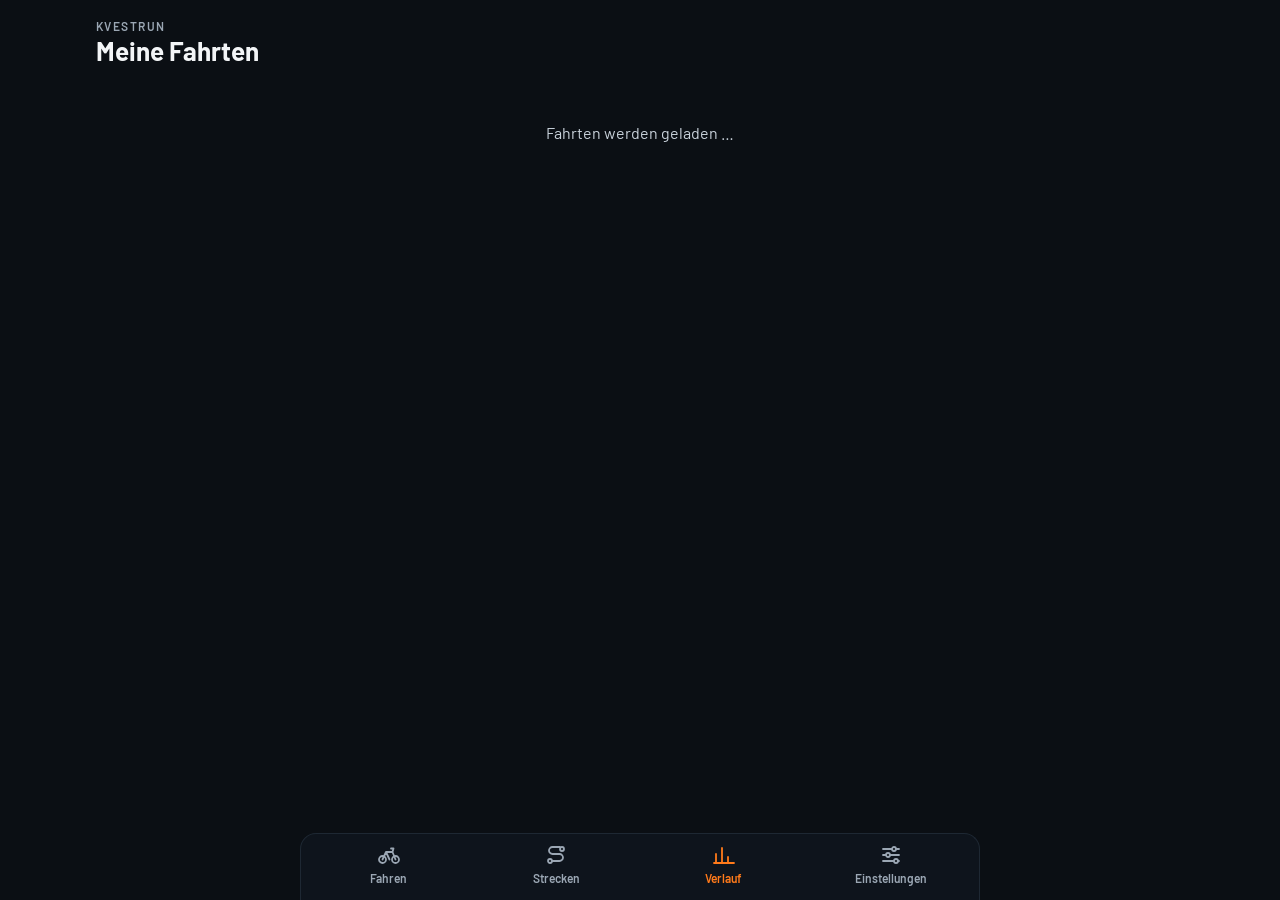
<file: src/inner_templates/funrun/verlauf.htm>
<!doctype html>
<html lang="de">
<head>
<meta charset="utf-8">
<meta name="viewport" content="width=device-width, initial-scale=1, maximum-scale=1, user-scalable=no">
<title>Kvestrun – Meine Fahrten</title>
<!-- Ride history: totals per week, month or year, the last rides and the best times per route -->
<link rel="stylesheet" href="https://fonts.googleapis.com/css2?family=Barlow:wght@400;500;600;700&amp;family=Barlow+Condensed:wght@600;700&amp;display=swap">
<link rel="stylesheet" href="funrun.css">
<style>
.seg { display: grid; grid-template-columns: repeat(3, minmax(0, 1fr)); gap: 4px; padding: 4px; border-radius: 12px; background: var(--panel); border: 1px solid var(--line); }
.seg button { appearance: none; -webkit-appearance: none; border: 0; height: 38px; border-radius: 9px; font-size: 15px; font-weight: 700; cursor: pointer; background: transparent; color: var(--soft); }
.seg button.on { background: var(--accent); color: var(--accent-dark); }
.period { display: flex; align-items: center; justify-content: space-between; gap: 8px; }
.period .nav { appearance: none; -webkit-appearance: none; width: 40px; height: 40px; border-radius: 10px; border: 1px solid var(--line); background: var(--bg); color: var(--soft); cursor: pointer; font-size: 18px; }
.period .nav:disabled { opacity: .3; cursor: default; }
.ptitle { flex: 1; min-width: 0; display: flex; flex-direction: column; gap: 2px; }
.ptitle b { font-size: 20px; }
.sums { margin: 12px 0 0; display: grid; grid-template-columns: repeat(2, minmax(0, 1fr)); gap: 12px 16px; }
.sums dt { font-size: 12px; font-weight: 600; color: var(--muted); }
.sums dd { margin: 0; font-size: 28px; line-height: 1.1; }
.sums dd small { font-family: Barlow, Roboto, Arial, sans-serif; font-size: 14px; font-weight: 600; color: var(--muted); margin-left: 4px; }
@media (min-width: 520px) { .sums { grid-template-columns: repeat(4, minmax(0, 1fr)); } }
.bars { display: flex; align-items: flex-end; gap: 6px; height: 96px; border-bottom: 1px solid var(--line2); margin-top: 8px; }
.bars button { appearance: none; -webkit-appearance: none; border: 0; padding: 0; background: transparent; flex: 1; min-width: 0; height: 100%; display: flex; align-items: flex-end; cursor: pointer; }
.bars span { display: block; width: 100%; border-radius: 4px 4px 0 0; }
.blabels { display: flex; gap: 6px; margin-top: 6px; }
.blabels span { flex: 1; min-width: 0; text-align: center; font-size: 12px; font-weight: 600; color: var(--muted); }
.blabels span.on { color: var(--text); }
.ride { appearance: none; -webkit-appearance: none; width: 100%; text-align: left; background: transparent; border: 0; border-top: 1px solid var(--line); display: flex; align-items: center; gap: 12px; min-height: 62px; padding: 8px 16px; cursor: pointer; color: var(--text); }
.ride .ic { width: 40px; height: 40px; flex: none; border-radius: 10px; background: var(--bg); border: 1px solid var(--line); display: flex; align-items: center; justify-content: center; color: var(--accent); }
.ride .ic svg { width: 24px; height: 24px; }
.ride .l { flex: 1; min-width: 0; display: flex; flex-direction: column; gap: 2px; }
.ride .n { font-size: 16px; font-weight: 700; white-space: nowrap; overflow: hidden; text-overflow: ellipsis; }
.ride .m { font-size: 13px; color: var(--muted); white-space: nowrap; overflow: hidden; text-overflow: ellipsis; }
.ride .r { flex: none; display: flex; flex-direction: column; align-items: flex-end; gap: 4px; }
.ride .t { font-size: 21px; line-height: 1; }
.badge { font-size: 11px; font-weight: 700; padding: 2px 8px; border-radius: 999px; background: var(--accent); color: var(--accent-dark); }
.more { appearance: none; -webkit-appearance: none; width: 100%; background: transparent; border: 0; border-top: 1px solid var(--line); height: 48px; color: var(--accent); font-size: 15px; font-weight: 600; cursor: pointer; }
.best { display: flex; align-items: center; gap: 12px; min-height: 52px; padding: 6px 16px; border-top: 1px solid var(--line); }
.best svg { width: 22px; height: 26px; flex: none; }
</style>
</head>
<body>
<div class="wrap">
  <div class="top">
    <div style="min-width:0">
      <div class="eyebrow">Kvestrun</div>
      <h1>Meine Fahrten</h1>
    </div>
  </div>

  <div class="msg" id="msg">Fahrten werden geladen …</div>

  <div class="cols hidden" id="content">
    <div class="col">
      <div class="seg" role="group" aria-label="Zeitraum" id="ranges">
        <button data-r="week" class="on">Woche</button><button data-r="month">Monat</button><button data-r="year">Jahr</button>
      </div>
      <section class="card">
        <div class="period">
          <button class="nav" id="prev" aria-label="Früher">‹</button>
          <div class="ptitle"><b id="pTitle"></b><span class="muted" id="pSub"></span></div>
          <span class="chip" style="background:var(--bg);border:1px solid var(--line);color:var(--soft)" id="pCount"></span>
          <button class="nav" id="next" aria-label="Später">›</button>
        </div>
        <dl class="sums" id="sums"></dl>
        <div class="hidden" id="goalBox" style="margin-top:12px;display:flex;flex-direction:column;gap:6px">
          <div class="chead"><span class="muted" style="font-size:13px;font-weight:600">Monatsziel</span><span style="font-size:14px;font-weight:600" id="goalVal"></span></div>
          <div class="bar" role="img" id="goalBarBox"><i id="goalBar"></i></div>
        </div>
        <div style="height:1px;background:var(--line);margin:14px 0 10px"></div>
        <div class="chead"><span class="muted" style="font-size:13px;font-weight:600" id="barTitle"></span><span style="font-size:14px;font-weight:600" id="barSel"></span></div>
        <div class="bars" id="bars"></div>
        <div class="blabels" id="blabels"></div>
      </section>
    </div>
    <div class="col">
      <section class="card flat">
        <div class="chead" style="padding:14px 16px 10px"><h2>Letzte Fahrten</h2><span class="aside" id="rideCount"></span></div>
        <div id="rides"></div>
        <button class="more hidden" id="more">Mehr Fahrten anzeigen</button>
      </section>
      <section class="card flat hidden" id="bestCard">
        <div class="chead" style="padding:14px 16px 10px"><h2>Bestzeiten</h2><span class="aside">fahren als Geist mit</span></div>
        <div id="bests"></div>
      </section>
    </div>
  </div>
</div>
<script src="funrun.js"></script>
<script>
(function () {
'use strict';
const $ = FR.$;
FR.tabs('verlauf.htm');

const ROUTE_ICON = '<svg viewBox="0 0 24 24" fill="none" stroke="currentColor" stroke-width="1.8" stroke-linecap="round" stroke-linejoin="round" aria-hidden="true"><circle cx="6" cy="18" r="2"/><circle cx="18" cy="6" r="2"/><path d="M8 18h7.5a3.5 3.5 0 0 0 0-7h-7a3.5 3.5 0 0 1 0-7H16"/></svg>';
const BIKE_ICON = '<svg viewBox="0 0 24 24" fill="none" stroke="currentColor" stroke-width="1.8" stroke-linecap="round" stroke-linejoin="round" aria-hidden="true"><circle cx="5.5" cy="16.5" r="3.5"/><circle cx="18.5" cy="16.5" r="3.5"/><path d="M5.5 16.5 9 9h6.5l3 7.5M9 9l3.5 7.5M14 5.5h2.5l-1 3.5"/></svg>';
const GHOST_ICON = '<svg viewBox="0 0 34 42" aria-hidden="true"><path d="M4 40V17a13 13 0 0 1 26 0v23l-4.3-3.2-4.4 3.2-4.3-3.2-4.3 3.2-4.4-3.2z" fill="none" stroke="#6fd3ff" stroke-width="2.6" stroke-linejoin="round"/><circle cx="12.5" cy="17" r="2.3" fill="#6fd3ff"/><circle cx="21.5" cy="17" r="2.3" fill="#6fd3ff"/></svg>';

let rides = [], goal = 0;
let range = 'week', offset = 0, sel = -1, shown = 12;
// best ride per route (route key -> ride) and their ids, for the badge in the list
const bestByRoute = new Map(), bestIds = new Set();

// ------------------------------------------------------------------ periods
const startOfDay = d => new Date(d.getFullYear(), d.getMonth(), d.getDate());
const monday = d => { const x = startOfDay(d), wd = (x.getDay() + 6) % 7; x.setDate(x.getDate() - wd); return x; };
// ISO week number
function isoWeek(d) {
  const x = new Date(Date.UTC(d.getFullYear(), d.getMonth(), d.getDate()));
  const day = x.getUTCDay() || 7;
  x.setUTCDate(x.getUTCDate() + 4 - day);
  const y0 = new Date(Date.UTC(x.getUTCFullYear(), 0, 1));
  return Math.ceil(((x - y0) / 86400000 + 1) / 7);
}
// the period shown: [from, to), buckets for the bars, titles
function period() {
  const now = new Date();
  if (range === 'week') {
    const from = monday(now); from.setDate(from.getDate() + 7 * offset);
    const to = new Date(from); to.setDate(to.getDate() + 7);
    const last = new Date(to); last.setDate(last.getDate() - 1);
    const buckets = [];
    for (let i = 0; i < 7; i++) { const a = new Date(from); a.setDate(a.getDate() + i); const b = new Date(a); b.setDate(b.getDate() + 1); buckets.push({ a, b, label: FR.daysShort[a.getDay()], full: FR.daysShort[a.getDay()] + ', ' + a.getDate() + '.' + (a.getMonth() + 1) + '.' }); }
    return { from, to, buckets, title: offset === 0 ? 'Diese Woche' : offset === -1 ? 'Letzte Woche' : 'KW ' + isoWeek(from) + ' ' + from.getFullYear(),
      sub: from.getDate() + '.' + (from.getMonth() + 1) + '. – ' + last.getDate() + '.' + (last.getMonth() + 1) + '.' + last.getFullYear(), barTitle: 'Kilometer pro Tag' };
  }
  if (range === 'month') {
    const from = new Date(now.getFullYear(), now.getMonth() + offset, 1), to = new Date(from.getFullYear(), from.getMonth() + 1, 1);
    const buckets = [];
    let a = monday(from);
    while (a < to) { const b = new Date(a); b.setDate(b.getDate() + 7); buckets.push({ a: a < from ? from : a, b: b > to ? to : b, label: 'KW ' + isoWeek(a), full: 'KW ' + isoWeek(a) }); a = b; }
    return { from, to, buckets, title: FR.months[from.getMonth()] + (from.getFullYear() !== now.getFullYear() ? ' ' + from.getFullYear() : ''),
      sub: offset === 0 ? 'dieser Monat' : FR.months[from.getMonth()] + ' ' + from.getFullYear(), barTitle: 'Kilometer pro Woche' };
  }
  const from = new Date(now.getFullYear() + offset, 0, 1), to = new Date(from.getFullYear() + 1, 0, 1);
  const buckets = [];
  for (let m = 0; m < 12; m++) buckets.push({ a: new Date(from.getFullYear(), m, 1), b: new Date(from.getFullYear(), m + 1, 1), label: FR.months[m].charAt(0), full: FR.months[m] });
  return { from, to, buckets, title: String(from.getFullYear()), sub: offset === 0 ? 'dieses Jahr' : 'Jahr ' + from.getFullYear(), barTitle: 'Kilometer pro Monat' };
}

function renderPeriod() {
  const P = period(), now = new Date();
  const inP = rides.filter(r => { const d = FR.date(r.start); return d >= P.from && d < P.to; });
  let dist = 0, time = 0, up = 0, kcal = 0;
  for (const r of inP) { dist += r.distance || 0; time += r.duration || 0; up += r.ascent || 0; kcal += r.kcal || 0; }
  $('pTitle').textContent = P.title;
  $('pSub').textContent = P.sub;
  $('pCount').textContent = inP.length === 1 ? '1 Fahrt' : inP.length + ' Fahrten';
  const h = Math.floor(time / 3600), m = Math.floor(time / 60) % 60;
  $('sums').innerHTML =
    '<div><dt>Strecke</dt><dd class="cond">' + FR.num(dist / 1000, dist < 100000 ? 1 : 0) + '<small>km</small></dd></div>' +
    '<div><dt>Fahrzeit</dt><dd class="cond">' + h + ':' + String(m).padStart(2, '0') + '<small>h</small></dd></div>' +
    '<div><dt>Höhenmeter</dt><dd class="cond">' + FR.num(up) + '<small>m</small></dd></div>' +
    '<div><dt>Kalorien</dt><dd class="cond">' + FR.num(kcal) + '<small>kcal</small></dd></div>';
  $('next').disabled = offset >= 0;
  // goal of the month (the same goal for every month)
  const showGoal = range === 'month' && goal > 0;
  $('goalBox').classList.toggle('hidden', !showGoal);
  if (showGoal) {
    const km = dist / 1000, pct = Math.min(100, km / goal * 100);
    $('goalVal').textContent = km >= goal ? 'geschafft · ' + FR.num(km) + ' von ' + FR.num(goal) + ' km' : FR.num(km, km < 100 ? 1 : 0) + ' von ' + FR.num(goal) + ' km (' + Math.round(pct) + ' %)';
    $('goalBar').style.width = pct.toFixed(1) + '%';
    $('goalBarBox').setAttribute('aria-label', Math.round(pct) + ' Prozent des Monatsziels');
  }
  // bars
  const vals = P.buckets.map(b => inP.reduce((s, r) => { const d = FR.date(r.start); return d >= b.a && d < b.b ? s + (r.distance || 0) / 1000 : s; }, 0));
  const max = Math.max(...vals, 0.001);
  if (sel < 0 || sel >= vals.length) {
    // the current day / week / month, otherwise the last bar with a ride
    sel = P.buckets.findIndex(b => now >= b.a && now < b.b);
    if (sel < 0) { sel = vals.length - 1; for (let i = vals.length - 1; i >= 0; i--) if (vals[i] > 0) { sel = i; break; } }
  }
  $('barTitle').textContent = P.barTitle;
  $('barSel').textContent = P.buckets[sel].full + ' · ' + FR.num(vals[sel], range === 'year' ? 0 : 1) + ' km';
  $('bars').innerHTML = vals.map((v, i) => {
    const future = P.buckets[i].a > now;
    const hpx = v > 0 ? Math.max(6, Math.round(v / max * 84)) : future ? 0 : 3;
    const col = v > 0 ? (i === sel ? '#ff7a1a' : '#a0541e') : '#2a3542';
    return '<button data-i="' + i + '" aria-label="' + FR.esc(P.buckets[i].full) + ': ' + FR.num(v, 1) + ' km"><span style="height:' + hpx + 'px;background:' + col + '"></span></button>';
  }).join('');
  $('blabels').innerHTML = P.buckets.map((b, i) => '<span class="' + (i === sel ? 'on' : '') + '">' + FR.esc(b.label) + '</span>').join('');
}

// ------------------------------------------------------------------ list of rides and best times
function rideTime(r) { const t = FR.routeTime(r); return t != null ? t : r.duration; }
function renderRides() {
  const list = rides.slice(0, shown);
  $('rideCount').textContent = rides.length === 1 ? '1 Fahrt' : rides.length + ' Fahrten';
  $('rides').innerHTML = list.map(r => {
    const d = FR.date(r.start);
    const meta = FR.when(d) + ' · ' + FR.km(r.distance) + ' km · ' + FR.num(r.ascent || 0) + ' Hm';
    const badge = bestIds.has(r.id) ? '<span class="badge">Bestzeit</span>' : r.route && !r.route.finished ? '<span class="muted" style="font-size:12px">nicht ganz</span>' : '';
    return '<button class="ride" data-id="' + FR.esc(r.id) + '"><span class="ic">' + (r.route ? ROUTE_ICON : BIKE_ICON) + '</span>' +
      '<span class="l"><span class="n">' + FR.esc(FR.title(r)) + '</span><span class="m">' + meta + '</span></span>' +
      '<span class="r"><span class="t cond">' + FR.time(rideTime(r)) + '</span>' + badge + '</span></button>';
  }).join('') || '<div class="msg" style="padding:24px 16px">Noch keine Fahrt gespeichert. Nach deiner nächsten Fahrt steht sie hier.</div>';
  $('more').classList.toggle('hidden', rides.length <= shown);

  // best time per route
  const bests = [...bestByRoute.values()].sort((a, b) => (a.start < b.start ? 1 : -1));
  $('bestCard').classList.toggle('hidden', !bests.length);
  $('bests').innerHTML = bests.map(r => '<button class="ride" data-id="' + FR.esc(r.id) + '" style="min-height:54px"><span style="width:26px;flex:none">' + GHOST_ICON + '</span>' +
    '<span class="l"><span class="n" style="font-size:15px;font-weight:600">' + FR.esc(r.route.name) + '</span><span class="m">' + FR.when(FR.date(r.start)) + ' · ' + FR.km(r.route.length) + ' km</span></span>' +
    '<span class="r"><span class="t cond" style="font-size:20px">' + FR.time(FR.routeTime(r)) + '</span></span></button>').join('');
}

function computeBests() {
  bestByRoute.clear(); bestIds.clear();
  for (const r of rides) {
    const t = FR.routeTime(r);
    if (t == null) continue;
    const b = bestByRoute.get(r.route.key);
    if (!b || t < FR.routeTime(b)) bestByRoute.set(r.route.key, r);
  }
  for (const r of bestByRoute.values()) bestIds.add(r.id);
}

// ------------------------------------------------------------------ input
$('ranges').addEventListener('click', e => {
  const b = e.target.closest('button');
  if (!b) return;
  range = b.dataset.r; offset = 0; sel = -1;
  document.querySelectorAll('#ranges button').forEach(x => x.classList.toggle('on', x === b));
  renderPeriod();
});
$('prev').addEventListener('click', () => { offset--; sel = -1; renderPeriod(); });
$('next').addEventListener('click', () => { if (offset < 0) { offset++; sel = -1; renderPeriod(); } });
$('bars').addEventListener('click', e => { const b = e.target.closest('button'); if (b) { sel = +b.dataset.i; renderPeriod(); } });
$('more').addEventListener('click', () => { shown += 20; renderRides(); });
document.addEventListener('click', e => {
  const r = e.target.closest('.ride');
  if (r && r.dataset.id) FR.go('ende.htm', 'id=' + encodeURIComponent(r.dataset.id) + '&from=history');
});

async function load() {
  try {
    const [rd, st] = await Promise.all([FR.rides(), FR.getSettings(['funrun_month_goal'])]);
    rides = rd; goal = Math.max(0, +st.funrun_month_goal || 0);
  } catch (e) { $('msg').textContent = e.message; return; }
  rides.sort((a, b) => (a.start < b.start ? 1 : -1));
  computeBests();
  renderPeriod();
  renderRides();
  $('msg').classList.add('hidden');
  $('content').classList.remove('hidden');
}
FR.onRefresh(load);
load();
})();
</script>
</body>
</html>
</file>
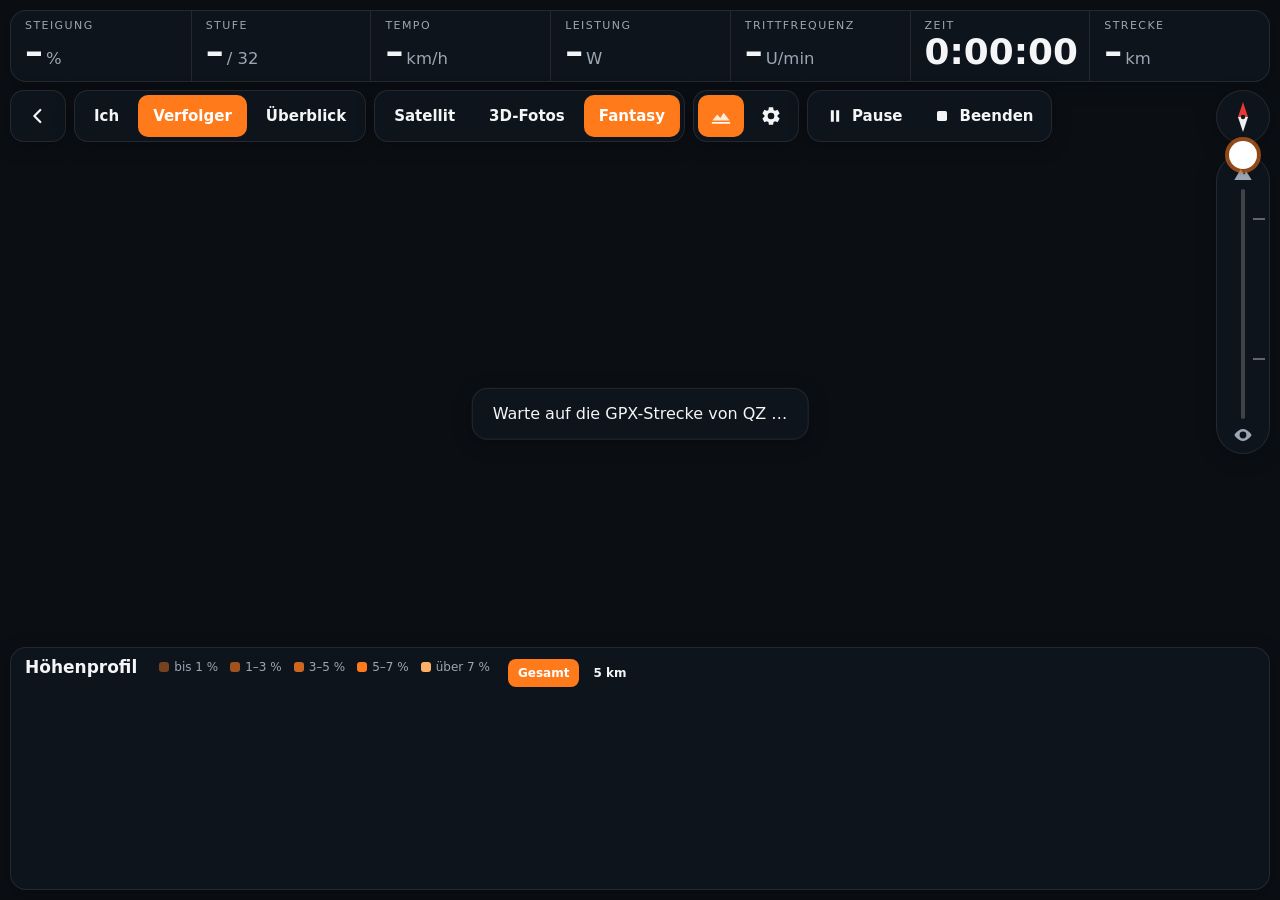
<file: src/inner_templates/googlemaps/welt.htm>
<!doctype html>
<html lang="de">
<head>
<meta charset="utf-8">
<meta name="viewport" content="width=device-width, initial-scale=1, maximum-scale=1, user-scalable=no">
<title>FunRun Karte bar=1</title>
<script>
  // Progress and errors for the app (GoogleMap.qml reads window.qzmapDiag)
  window.qzmapDiag = { stage: 'start', status: '', error: '' };
  window.addEventListener('error', function (e) { window.qzmapDiag.error = String(e.message || e) + (e.filename ? ' @' + e.filename.split('/').pop() + ':' + e.lineno : ''); });
  window.addEventListener('unhandledrejection', function (e) { window.qzmapDiag.error = 'Promise: ' + String((e.reason && e.reason.message) || e.reason); });
</script>
<!--
  Fantasy world for GPX rides (own build): the course and the elevation profile of the route in a painted world that is
  made up around it (welt.js with three.js from three-welt.js; no map service, no key, works offline).
  Same displays and the same connection to QZ as the 3D map (maps.htm, the buttons Satellit / 3D-Fotos go back there):
  "getgpxbase64" for the route, pushed "workout" messages (1 Hz) for position and metrics. Waypoints of the GPX file of
  the type "checkpoint" (stages of long races) become towns.
  Preview / test switches: ?demo=<gpx url>&speedup=<n>&startkm=<km>.
-->
<script src="three-welt.js"></script>
<script src="welt.js"></script>
<style>
:root{--gap:10px;--panel:rgba(16,22,30,.86);--line:rgba(255,255,255,.09);--text:#f3f5f7;--muted:#9ba7b4;--accent:#ff7a1a;
  --c1:#76421e;--c2:#a0531f;--c3:#cc6620;--c4:#ff7a1a;--c5:#ffb067;--wind:#6fd3ff}
*{box-sizing:border-box}
html,body{margin:0;padding:0;width:100%;height:100%;overflow:hidden;background:#0b0f14;color:var(--text);
  font-family:Roboto,"Segoe UI",system-ui,-apple-system,"Helvetica Neue",Arial,sans-serif;
  -webkit-user-select:none;user-select:none;-webkit-tap-highlight-color:transparent;-webkit-text-size-adjust:100%}
button{font:inherit;color:inherit}
#map{position:absolute;top:0;left:0;right:0;bottom:0;touch-action:none}
#hud{position:absolute;top:0;left:0;right:0;bottom:0;pointer-events:none}
.pe{pointer-events:auto}
.panel{background:var(--panel);border:1px solid var(--line);border-radius:16px;box-shadow:0 4px 18px rgba(0,0,0,.35)}

#metrics{position:absolute;top:var(--gap);left:var(--gap);right:var(--gap);display:grid;
  grid-template-columns:repeat(auto-fit,minmax(112px,1fr));overflow:hidden}
.cell{padding:8px 14px 9px;border-left:1px solid var(--line);min-width:0}
.cell:first-child{border-left:0}
.cell.off{display:none}
.lab{font-size:11px;letter-spacing:.13em;text-transform:uppercase;color:var(--muted);white-space:nowrap;overflow:hidden;text-overflow:ellipsis}
.val{font-size:clamp(21px,2.8vw,36px);font-weight:700;line-height:1.12;white-space:nowrap;font-variant-numeric:tabular-nums}
.val small{font-size:.46em;font-weight:500;color:var(--muted);margin-left:3px}

#camBar{position:absolute;left:var(--gap);top:120px;display:flex;flex-wrap:wrap;gap:8px;align-items:flex-start;max-width:calc(100% - 100px)}
.seg{display:flex;gap:4px;padding:4px;border-radius:14px}
.seg button{appearance:none;-webkit-appearance:none;border:0;background:transparent;font-weight:600;font-size:15px;line-height:1;
  padding:0 15px;min-height:42px;border-radius:10px;cursor:pointer;white-space:nowrap}
.seg button.on{background:var(--accent);color:#fff}
.seg.small button{font-size:12px;min-height:28px;padding:0 10px;border-radius:8px}
#demoBadge{display:none;align-self:center;padding:9px 14px;font-size:13px;color:#ffd9bf;border-radius:12px}

#zoomCol{position:absolute;right:var(--gap);top:120px;display:flex;flex-direction:column;align-items:center;gap:10px}
#compass{width:54px;height:54px;border-radius:50%;padding:0;border:1px solid var(--line);cursor:pointer;display:flex;align-items:center;justify-content:center}
#compass svg{width:40px;height:40px;transition:none}
#zoomTrack{position:relative;width:54px;height:220px;border-radius:27px;touch-action:none;cursor:pointer}
#zoomRail{position:absolute;left:50%;top:34px;bottom:34px;width:4px;margin-left:-2px;border-radius:2px;background:rgba(255,255,255,.2)}
#zoomFill{position:absolute;left:50%;bottom:34px;width:4px;margin-left:-2px;border-radius:2px;background:var(--accent)}
#zoomThumb{position:absolute;left:50%;width:28px;height:28px;margin:-14px 0 0 -14px;border-radius:50%;background:#fff;
  box-shadow:0 0 0 4px rgba(255,122,26,.55),0 2px 6px rgba(0,0,0,.5)}
.zicon{position:absolute;left:50%;width:22px;height:22px;margin-left:-11px;color:var(--muted)}
.zicon.top{top:7px}.zicon.bot{bottom:7px}
.ztick{position:absolute;left:50%;width:12px;height:2px;margin-left:10px;background:rgba(255,255,255,.35)}

#profile{position:absolute;left:var(--gap);right:var(--gap);bottom:var(--gap);height:27vh;min-height:150px;max-height:270px;
  display:flex;flex-direction:column;padding:9px 14px 4px}
#profile.compact{height:84px;min-height:0}
#profile.compact .legend,#profile.compact #pmode,#profile.compact #pclimb2{display:none}
.phead{display:flex;align-items:flex-start;gap:14px;min-height:0}
.ptitle{font-size:17px;font-weight:700;white-space:nowrap;cursor:pointer}
.ptitle span{font-weight:400;color:var(--muted);font-size:13px;margin-left:8px}
.legend{display:flex;flex-wrap:wrap;gap:4px 12px;font-size:12px;color:var(--muted);align-items:center;margin-top:3px}
.legend i{display:inline-block;width:10px;height:10px;border-radius:3px;margin-right:5px;vertical-align:-1px}
#pmode{margin-top:-2px}
.pstats{margin-left:auto;text-align:right;font-size:13px;color:var(--muted);white-space:nowrap}
.pstats .big{font-size:16px;font-weight:700;color:var(--text)}
.pstats .climb{color:#ffd54f;font-weight:700;font-size:14px}
#pcanvas{flex:1;width:100%;min-height:0;display:block}
#profile.compact .pstats .big{font-size:14px}
@media (max-width:1100px){.legend{display:none}}
@media (max-width:700px){.val{font-size:20px}.cell{padding:6px 10px}#presets button,#layers button,#tools button{padding:0 11px;font-size:14px}}

.poi{position:absolute;left:0;top:0;width:0;height:0;will-change:transform;pointer-events:none;display:none}
#rider .halo{position:absolute;left:-29px;top:-29px;width:58px;height:58px;border-radius:50%;background:rgba(255,122,26,.18);
  border:2px solid rgba(255,122,26,.7);animation:pulse 2.2s ease-out infinite}
#rider .dot{position:absolute;left:-17px;top:-17px;width:34px;height:34px;border-radius:50%;background:#fff;
  box-shadow:0 2px 8px rgba(0,0,0,.5);display:flex;align-items:center;justify-content:center}
#rider .dot svg{width:22px;height:22px}
@keyframes pulse{0%{transform:scale(.72);opacity:1}100%{transform:scale(1.25);opacity:0}}
/* ghost rider: a little ghost floating over the road */
#ghost .gfig{position:absolute;left:-17px;top:-46px;width:34px;height:42px;filter:drop-shadow(0 0 6px rgba(111,211,255,.85)) drop-shadow(0 2px 3px rgba(0,0,0,.6))}
#ghost .gfig svg{width:100%;height:100%;display:block}
#ghost .gpin{position:absolute;left:-4px;top:-4px;width:8px;height:8px;border-radius:50%;background:#6fd3ff;box-shadow:0 0 0 2px #0b0f14}
.flag .pole{position:absolute;left:-1px;bottom:0;width:2px;height:40px;background:#fff;box-shadow:0 0 2px rgba(0,0,0,.7)}
.flag .fl{position:absolute;left:0;bottom:24px;padding:4px 9px 4px 8px;font-size:13px;font-weight:700;border-radius:0 7px 7px 0;
  white-space:nowrap;background:#fff;color:#14181d;box-shadow:0 2px 6px rgba(0,0,0,.45);display:flex;align-items:center;gap:6px}
.flag .fl.start{background:#2e7d32;color:#fff}
.flag .fl i{display:inline-block;width:12px;height:12px;background:repeating-conic-gradient(#14181d 0 25%,#fff 0 50%) 0 0/6px 6px;border:1px solid #14181d}
.flag .fl svg{width:14px;height:14px}

#badges{position:absolute;left:var(--gap);bottom:320px;display:flex;flex-wrap:wrap;gap:8px;max-width:calc(100% - 100px)}
.badge{display:flex;align-items:center;gap:10px;padding:7px 16px 7px 8px;border-color:rgba(111,211,255,.5)}
.badge svg{width:40px;height:40px;flex:none;display:block}
.badge .blab{font-size:12px;color:var(--muted);font-weight:600;white-space:nowrap}
.badge .bval{font-size:24px;font-weight:700;line-height:1.1;white-space:nowrap;font-variant-numeric:tabular-nums}
.badge .bval small{font-size:13px;font-weight:600;color:var(--muted);margin-left:6px}
body.bare #badges{display:none}
#credits{position:absolute;left:calc(var(--gap) + 4px);bottom:300px;max-width:62%;font-size:10px;line-height:1.25;color:rgba(255,255,255,.88);
  text-shadow:0 1px 2px rgba(0,0,0,.9)}
#credits img{max-height:16px;width:auto;vertical-align:middle}
#credits a{color:inherit}
#credits .cesium-credit-expand-link{text-decoration:underline;cursor:pointer}
#status{position:absolute;left:50%;top:46%;transform:translate(-50%,-50%);padding:14px 20px;font-size:16px;line-height:1.4;
  max-width:min(520px,86%);text-align:center;display:none}
#status.err{border-color:rgba(229,57,53,.6)}
#toast{position:absolute;left:50%;transform:translateX(-50%);top:46%;padding:12px 18px;font-size:15px;line-height:1.4;max-width:min(560px,90%);
  text-align:center;display:none}

/* switched off by the rider: a tap on the map hides everything but the map (the profile has its own switch) */
.cell.hide,.hidden{display:none !important}
body.bare #metrics,body.bare #camBar,body.bare #zoomCol{display:none}
#profile.off{display:none}
#tools button{padding:0 12px}
#tools svg{width:22px;height:22px;display:block}
#nav button{padding:0 12px}#nav svg{width:22px;height:22px;display:block}
#sheet{position:absolute;top:0;left:0;right:0;bottom:0;display:none;align-items:center;justify-content:center;background:rgba(5,8,12,.55);z-index:5}
#sheet.open{display:flex}
#sheet .box{width:min(620px,94%);max-height:88%;overflow:auto;padding:14px 18px 16px;-webkit-overflow-scrolling:touch}
.shead{display:flex;align-items:center;justify-content:space-between;gap:12px}
.shead b{font-size:18px}
#sheetDone{appearance:none;-webkit-appearance:none;border:0;background:var(--accent);color:#fff;font-weight:700;font-size:15px;padding:0 18px;
  min-height:40px;border-radius:10px;cursor:pointer}
#sheet h3{margin:14px 0 4px;font-size:12px;letter-spacing:.13em;text-transform:uppercase;color:var(--muted);font-weight:600}
.opts{display:grid;grid-template-columns:repeat(auto-fill,minmax(170px,1fr));gap:0 14px}
.opts label{display:flex;align-items:center;gap:10px;font-size:16px;min-height:42px;cursor:pointer}
.opts input{width:22px;height:22px;margin:0;accent-color:var(--accent)}
.range{display:flex;align-items:center;gap:14px}
.range input{flex:1;height:34px;margin:0;accent-color:var(--accent)}
.range span{min-width:80px;text-align:right;font-weight:700;font-variant-numeric:tabular-nums}
.hint{margin:14px 0 0;font-size:13px;line-height:1.45;color:var(--muted)}
#windSeg,#ghostSeg{width:max-content;max-width:100%;flex-wrap:wrap;background:rgba(255,255,255,.06)}
#windSeg button{min-width:52px}
/* pause and end the ride (ending needs a second tap) */
#ride button{display:flex;align-items:center;gap:7px;padding:0 13px}
#ride svg{width:20px;height:20px;display:block;flex:none}
#ride #btnStop.arm{background:#e5483a;color:#fff}
#ride #btnPause.paused{background:var(--accent);color:#fff}
@media (max-width:700px){#ride button{padding:0 11px}#ride button:not(.arm) span{display:none}}
#map canvas{display:block;width:100%;height:100%;touch-action:none;outline:none}
.flag .fl.cp{background:#2b3557;color:#fff}
.flag .fl.cp svg{width:15px;height:15px}
#grafikSeg{width:max-content;max-width:100%;flex-wrap:wrap;background:rgba(255,255,255,.06)}
</style>
</head>
<body>
<div id="map"></div>
<div id="hud">
  <div id="metrics" class="panel">
    <div class="cell" id="m-grade"><div class="lab">Steigung</div><div class="val"><span>–</span><small>%</small></div></div>
    <div class="cell" id="m-level"><div class="lab">Stufe</div><div class="val"><span>–</span><small id="m-level-max">/ 32</small></div></div>
    <div class="cell" id="m-speed"><div class="lab">Tempo</div><div class="val"><span>–</span><small>km/h</small></div></div>
    <div class="cell" id="m-power"><div class="lab">Leistung</div><div class="val"><span>–</span><small>W</small></div></div>
    <div class="cell" id="m-cad"><div class="lab">Trittfrequenz</div><div class="val"><span>–</span><small>U/min</small></div></div>
    <div class="cell off" id="m-hr"><div class="lab">Puls</div><div class="val"><span>–</span><small>/min</small></div></div>
    <div class="cell" id="m-time"><div class="lab">Zeit</div><div class="val"><span>0:00:00</span></div></div>
    <div class="cell" id="m-dist"><div class="lab">Strecke</div><div class="val"><span>–</span><small id="m-dist-tot">km</small></div></div>
  </div>

  <div id="camBar">
    <div class="seg panel pe" id="nav">
      <button id="btnBack" title="Zurück zu Fahren (die Fahrt läuft weiter)" aria-label="Zurück"><svg viewBox="0 0 24 24"><path d="m14.5 5.5-6.5 6.5 6.5 6.5" fill="none" stroke="currentColor" stroke-width="2.4" stroke-linecap="round" stroke-linejoin="round"/></svg></button>
    </div>
    <div class="seg panel pe" id="presets">
      <button data-p="ich">Ich</button><button data-p="verfolger">Verfolger</button><button data-p="ueberblick">Überblick</button>
    </div>
    <div class="seg panel pe" id="layers">
      <button data-l="sat">Satellit</button><button data-l="g3d">3D-Fotos</button><button data-l="fantasy" class="on">Fantasy</button>
    </div>
    <div class="seg panel pe" id="tools">
      <button id="btnProfile" title="Höhenprofil ein/aus"><svg viewBox="0 0 24 24"><path d="M2 18.6h20v1.8H2z" fill="currentColor"/>
        <path d="M2.6 17l5.3-6.6 3.4 3.7 3.5-5.6 6.6 8.5z" fill="currentColor" opacity=".85"/></svg></button>
      <button id="btnSettings" title="Anzeige einstellen"><svg viewBox="0 0 24 24"><path fill="currentColor" d="M19.14 12.94c.04-.3.06-.61.06-.94 0-.32-.02-.64-.07-.94l2.03-1.58a.49.49 0 0 0 .12-.61l-1.92-3.32a.49.49 0 0 0-.59-.22l-2.39.96c-.5-.38-1.03-.7-1.62-.94l-.36-2.54a.48.48 0 0 0-.48-.41h-3.84c-.24 0-.43.17-.47.41l-.36 2.54c-.59.24-1.13.57-1.62.94l-2.39-.96a.48.48 0 0 0-.59.22L2.74 8.87a.47.47 0 0 0 .12.61l2.03 1.58c-.05.3-.09.63-.09.94s.02.64.07.94l-2.03 1.58a.49.49 0 0 0-.12.61l1.92 3.32c.12.22.37.29.59.22l2.39-.96c.5.38 1.03.7 1.62.94l.36 2.54c.05.24.24.41.48.41h3.84c.24 0 .44-.17.47-.41l.36-2.54c.59-.24 1.13-.56 1.62-.94l2.39.96c.22.08.47 0 .59-.22l1.92-3.32a.48.48 0 0 0-.12-.61l-2.01-1.58zM12 15.6a3.6 3.6 0 1 1 0-7.2 3.6 3.6 0 0 1 0 7.2z"/></svg></button>
    </div>
    <div class="seg panel pe" id="ride">
      <button id="btnPause" title="Pause"><svg viewBox="0 0 24 24" id="pauseIcon"><path d="M7 5h3.6v14H7zM13.4 5H17v14h-3.6z" fill="currentColor"/></svg><span id="pauseText">Pause</span></button>
      <button id="btnStop" title="Fahrt beenden"><svg viewBox="0 0 24 24"><rect x="6" y="6" width="12" height="12" rx="2" fill="currentColor"/></svg><span id="stopText">Beenden</span></button>
    </div>
    <div id="demoBadge" class="panel">Vorschau · simulierte Fahrt</div>
  </div>

  <div id="zoomCol">
    <button id="compass" class="panel pe" title="Ansicht wieder hinter mich drehen">
      <svg viewBox="0 0 40 40" id="needle"><path d="M20 5 L25 20 L15 20 Z" fill="#e53935"/><path d="M20 35 L25 20 L15 20 Z" fill="#eceff1"/>
        <circle cx="20" cy="20" r="2.2" fill="#14181d"/></svg>
    </button>
    <div id="zoomTrack" class="panel pe" title="Zoom: oben Überblick, unten Ich-Perspektive">
      <svg class="zicon top" viewBox="0 0 24 24"><path d="M2.5 19.5 L9.5 7.5 L13.2 13.6 L15.6 10.2 L21.5 19.5 Z" fill="currentColor"/></svg>
      <div id="zoomRail"></div><div id="zoomFill"></div>
      <div class="ztick" id="tick-ueberblick"></div><div class="ztick" id="tick-verfolger"></div>
      <div id="zoomThumb"></div>
      <svg class="zicon bot" viewBox="0 0 24 24"><path d="M12 5.5C6.4 5.5 2.6 12 2.6 12s3.8 6.5 9.4 6.5 9.4-6.5 9.4-6.5S17.6 5.5 12 5.5zm0 10.2a3.7 3.7 0 1 1 0-7.4 3.7 3.7 0 0 1 0 7.4z" fill="currentColor"/></svg>
    </div>
  </div>

  <div class="poi flag" id="flagStart"><div class="pole"></div><div class="fl start">Start</div></div>
  <div class="poi flag" id="flagFinish"><div class="pole"></div><div class="fl"><i></i><span>Ziel</span></div></div>
  <div class="poi flag" id="flagSummit"><div class="pole"></div><div class="fl"><svg viewBox="0 0 24 24"><path d="M2.5 19.5 L9.5 7.5 L13.2 13.6 L15.6 10.2 L21.5 19.5 Z" fill="#ff8f00"/></svg><span>Kuppe</span></div></div>
  <div class="poi flag" id="flagCp"><div class="pole"></div><div class="fl cp"><svg viewBox="0 0 24 24"><path d="M3 21V9l2-1.5L7 9v3h2V7l3-3 3 3v5h2V9l2-1.5L21 9v12h-6v-4a3 3 0 0 0-6 0v4z" fill="#ffd9a0"/></svg><span>Checkpoint</span></div></div>
  <div class="poi" id="ghost"><div class="gpin"></div><div class="gfig"><svg viewBox="0 0 34 42" aria-hidden="true">
    <path d="M4 40V17a13 13 0 0 1 26 0v23l-4.3-3.2-4.4 3.2-4.3-3.2-4.3 3.2-4.4-3.2z" fill="#6fd3ff" fill-opacity=".88" stroke="#0b0f14" stroke-width="1.6" stroke-linejoin="round"/>
    <circle cx="12.5" cy="17" r="2.6" fill="#0b0f14"/><circle cx="21.5" cy="17" r="2.6" fill="#0b0f14"/></svg></div></div>
  <div class="poi" id="rider"><div class="halo"></div><div class="dot"><svg viewBox="0 0 24 24" id="riderArrow"><path d="M12 2.5 L19.6 20.6 L12 16.3 L4.4 20.6 Z" fill="#ff7a1a"/></svg></div></div>

  <div id="badges">
    <div id="windBadge" class="panel badge hidden">
      <svg viewBox="0 0 44 44" aria-hidden="true"><circle cx="22" cy="22" r="19" fill="none" stroke="#6fd3ff" stroke-opacity=".35" stroke-width="1.5"/>
        <path d="M22 14.5 L27 28 L22 25 L17 28 Z" fill="#f5f7f9"/>
        <g id="windArrow"><line x1="22" y1="2.5" x2="22" y2="9.5" stroke="#6fd3ff" stroke-width="2.4" stroke-linecap="round"/><path d="M22 13.5 L18.3 7.6 L25.7 7.6 Z" fill="#6fd3ff"/></g></svg>
      <div><div class="blab" id="windLab">Wind</div><div class="bval"><span id="windVal">±0 %</span><small id="windSub"></small></div></div>
    </div>
    <div id="ghostBadge" class="panel badge hidden">
      <svg viewBox="0 0 34 42" aria-hidden="true" style="width:34px;height:40px"><path d="M4 40V17a13 13 0 0 1 26 0v23l-4.3-3.2-4.4 3.2-4.3-3.2-4.3 3.2-4.4-3.2z" fill="none" stroke="#6fd3ff" stroke-width="2.4" stroke-linejoin="round"/>
        <circle cx="12.5" cy="17" r="2.2" fill="#6fd3ff"/><circle cx="21.5" cy="17" r="2.2" fill="#6fd3ff"/></svg>
      <div><div class="blab" id="ghostLab">Geisterfahrer</div><div class="bval"><span id="ghostVal">–</span><small id="ghostSub"></small></div></div>
    </div>
  </div>

  <div id="credits" class="pe"></div>

  <div id="profile" class="panel pe">
    <div class="phead">
      <div class="ptitle" id="ptitle" title="Profil groß/klein">Höhenprofil<span id="pname"></span></div>
      <div class="legend"><span><i style="background:var(--c1)"></i>bis 1 %</span><span><i style="background:var(--c2)"></i>1–3 %</span>
        <span><i style="background:var(--c3)"></i>3–5 %</span><span><i style="background:var(--c4)"></i>5–7 %</span><span><i style="background:var(--c5)"></i>über 7 %</span></div>
      <div class="seg small" id="pmode"><button data-m="all" class="on">Gesamt</button><button data-m="near">5 km</button></div>
      <div class="pstats"><div class="big" id="premain"></div><div class="climb" id="pclimb"></div><div id="pclimb2"></div></div>
    </div>
    <canvas id="pcanvas"></canvas>
  </div>

  <div id="status" class="panel"></div>
  <div id="toast" class="panel"></div>
</div>

<div id="sheet">
  <div class="box panel">
    <div class="shead"><b>Anzeige einstellen</b><button id="sheetDone">Fertig</button></div>
    <h3>Werte oben</h3>
    <div class="opts" id="optCells"></div>
    <h3>Verfolger-Abstand</h3>
    <div class="range"><input type="range" id="followRange" min="10" max="90" step="1"><span id="followLabel"></span></div>
    <h3>Wind</h3>
    <div class="seg" id="windSeg"><button data-w="0">Aus</button><button data-w="1">1</button><button data-w="2">2</button><button data-w="3">3</button><button data-w="4">4</button></div>
    <p class="hint" id="windHint">Stärke 1 bis 4 macht es bei Gegenwind 5, 10, 15 oder 20 % schwerer. Seitenwind zählt halb, Rückenwind gar nicht.
      Die Richtung wird bei jeder Fahrt neu ausgelost.</p>
    <h3>Geisterfahrer</h3>
    <div class="seg" id="ghostSeg"><button data-g="best">Bestzeit</button><button data-g="last">Letzte Fahrt</button><button data-g="off">Aus</button></div>
    <p class="hint">Eine frühere Fahrt auf dieser Strecke fährt als hellblauer Geist mit. Unten links siehst du, wie weit du vorn oder hinten bist.</p>
    <h3>Grafik</h3>
    <div class="seg" id="grafikSeg"><button data-q="auto">Automatisch</button><button data-q="hoch">Hoch</button><button data-q="mittel">Mittel</button><button data-q="niedrig">Niedrig</button></div>
    <p class="hint" id="grafikHint">Automatisch passt die Bildgröße an, damit die Fahrt flüssig bleibt.</p>
    <h3>Widerstand</h3>
    <div class="seg" id="autoSeg"><button data-a="1">Automatik</button><button data-a="0">Von Hand</button></div>
    <p class="hint">Automatik: Die Stufe folgt der Steigung der Strecke. Von Hand: Du schaltest selbst am Rad.</p>
    <h3>Knöpfe</h3>
    <div class="opts" id="optButtons"></div>
    <p class="hint">Tippen auf die Karte blendet alle Anzeigen und die obere Leiste aus und wieder ein.
      Das Höhenprofil schaltest du extra mit dem Profil-Knopf neben dem Zahnrad.</p>
  </div>
</div>

<script>
(function () {
'use strict';

// ------------------------------------------------------------------ configuration
const QS = new URLSearchParams(location.search);
const CFG = Object.assign({
  demo: QS.has('demo') ? { gpxUrl: QS.get('demo') || 'stelvio.gpx', speedup: +(QS.get('speedup') || 1), startKm: +(QS.get('startkm') || 0) } : null,
  maxLevel: 32, // Skandika Cykling P12-H: resistance levels 1..32
}, window.QZMAP_CONFIG || {});

// ------------------------------------------------------------------ helpers
const DEG = Math.PI / 180;
const M_PER_DEG = 6371008.8 * DEG;
const $ = id => document.getElementById(id);
const clamp = (x, a, b) => (x < a ? a : x > b ? b : x);
const lerp = (a, b, t) => a + (b - a) * t;
const smoothstep = (a, b, x) => { const t = clamp((x - a) / (b - a), 0, 1); return t * t * (3 - 2 * t); };
const follow = (cur, target, dt, tau) => cur + (target - cur) * (1 - Math.exp(-dt / Math.max(tau, 1e-3)));
const wrapPi = a => { a = (a + Math.PI) % (2 * Math.PI); if (a < 0) a += 2 * Math.PI; return a - Math.PI; };
const pad2 = v => String(Math.max(0, Math.floor(+v || 0))).padStart(2, '0');
const num = (x, d) => (Number.isFinite(x) ? x : 0).toLocaleString('de-DE', { minimumFractionDigits: d, maximumFractionDigits: d });
function interp(tab, x) {
  if (x <= tab[0][0]) return tab[0][1];
  for (let i = 1; i < tab.length; i++) {
    if (x <= tab[i][0]) { const a = tab[i - 1], b = tab[i]; return a[1] + (b[1] - a[1]) * (x - a[0]) / (b[0] - a[0]); }
  }
  return tab[tab.length - 1][1];
}
const store = {
  get(k, d) { try { const v = localStorage.getItem('qzmap.' + k); return v === null ? d : JSON.parse(v); } catch (e) { return d; } },
  set(k, v) { try { localStorage.setItem('qzmap.' + k, JSON.stringify(v)); } catch (e) { /* storage not available */ } },
};
// grade classes in orange steps on the dark panels: the steeper, the brighter
const GRADE_COLORS = ['#76421e', '#a0531f', '#cc6620', '#ff7a1a', '#ffb067'];
const gradeClass = g => (g <= 1 ? 0 : g <= 3 ? 1 : g <= 5 ? 2 : g <= 7 ? 3 : 4);
// heart rate zones as at Orangetheory, by share of the maximum heart rate: grey, blue, green, orange, red
const HR_ZONES = [[61, '#b9c2cc'], [71, '#3d9bff'], [84, '#3fcf5e'], [92, '#ff8c1a'], [Infinity, '#ff4d4d']];
const hrZone = pct => { for (let i = 0; i < HR_ZONES.length; i++) if (pct < HR_ZONES[i][0]) return i; return HR_ZONES.length - 1; };
const COMPASS = ['Norden', 'Nordosten', 'Osten', 'Südosten', 'Süden', 'Südwesten', 'Westen', 'Nordwesten'];
const compassName = deg => COMPASS[Math.floor(((((deg % 360) + 360) % 360) + 22.5) / 45) % 8];
// wind of this ride, from QZ (the bike applies it, see ftmsbike): strength 0..4, direction it comes from (degrees),
// extra resistance right now in percent (-1: this bike does not use the wind)
const WIND = { strength: 0, from: 0, pct: -1, known: false };
// ghost rider (computed by QZ, see FunRunGhost): an earlier ride of this route, in route metres of the app
const GHOST = { on: false, mode: 'best', label: '', time: -1, gapS: null, gapM: 0 };

let statusTimer = 0, toastTimer = 0;
function status(msg, isError) {
  window.qzmapDiag.status = msg || '';
  if (isError) window.qzmapDiag.error = msg;
  const el = $('status');
  el.textContent = msg || ''; el.style.display = msg ? 'block' : 'none'; el.classList.toggle('err', !!isError);
  clearTimeout(statusTimer);
}
function toast(msg, ms) {
  const el = $('toast');
  el.textContent = msg; el.style.display = 'block';
  clearTimeout(toastTimer); toastTimer = setTimeout(() => { el.style.display = 'none'; }, ms || 3500);
}

// ------------------------------------------------------------------ GPX + route model
function parseGpx(text) {
  const doc = new DOMParser().parseFromString(text, 'application/xml');
  if (doc.getElementsByTagName('parsererror').length) throw new Error('Die GPX-Datei ist fehlerhaft.');
  let nodes = doc.getElementsByTagName('trkpt');
  if (!nodes.length) nodes = doc.getElementsByTagName('rtept');
  const pts = [];
  for (let i = 0; i < nodes.length; i++) {
    const n = nodes[i];
    const lat = parseFloat(n.getAttribute('lat')), lon = parseFloat(n.getAttribute('lon'));
    if (!Number.isFinite(lat) || !Number.isFinite(lon)) continue;
    const e = n.getElementsByTagName('ele')[0];
    const ele = e ? parseFloat(e.textContent) : NaN;
    pts.push({ lat, lon, ele });
  }
  const nm = [...doc.getElementsByTagName('name')];
  const parentIs = (e, names) => e.parentNode && names.indexOf(e.parentNode.localName) >= 0;
  const pick = nm.find(e => parentIs(e, ['trk', 'rte'])) || nm.find(e => !parentIs(e, ['wpt'])) || null;
  let name = pick ? (pick.textContent || '').trim() : '';
  if (name.toLowerCase().endsWith('.gpx')) name = name.slice(0, -4);
  // waypoints: the checkpoints of a race
  const wpts = [], wn = doc.getElementsByTagName('wpt');
  for (let i = 0; i < wn.length; i++) {
    const w = wn[i], lat = parseFloat(w.getAttribute('lat')), lon = parseFloat(w.getAttribute('lon'));
    if (!Number.isFinite(lat) || !Number.isFinite(lon)) continue;
    const a = w.getElementsByTagName('name')[0], b = w.getElementsByTagName('type')[0];
    wpts.push({ lat, lon, name: a ? (a.textContent || '').trim() : '', type: b ? (b.textContent || '').trim() : '' });
  }
  return { pts, name, wpts };
}

// Douglas-Peucker on local metric coordinates (iterative)
function simplify(xs, ys, tol) {
  const n = xs.length, keep = new Uint8Array(n), tol2 = tol * tol, stack = [[0, n - 1]];
  keep[0] = keep[n - 1] = 1;
  while (stack.length) {
    const [a, b] = stack.pop();
    const ax = xs[a], ay = ys[a], dx = xs[b] - ax, dy = ys[b] - ay, l2 = dx * dx + dy * dy;
    let maxD = -1, idx = -1;
    for (let i = a + 1; i < b; i++) {
      const px = xs[i] - ax, py = ys[i] - ay;
      let d2;
      if (l2 > 0) { const t = clamp((px * dx + py * dy) / l2, 0, 1); const qx = px - t * dx, qy = py - t * dy; d2 = qx * qx + qy * qy; }
      else d2 = px * px + py * py;
      if (d2 > maxD) { maxD = d2; idx = i; }
    }
    if (maxD > tol2) { keep[idx] = 1; stack.push([a, idx], [idx, b]); }
  }
  return keep;
}

// Extrema of an elevation series with hysteresis H (metres)
function findExtrema(E, H) {
  const n = E.length, ext = [];
  let trend = 0, lo = 0, hi = 0;
  for (let k = 1; k < n; k++) {
    const e = E[k];
    if (e > E[hi]) hi = k;
    if (e < E[lo]) lo = k;
    if (trend === 0) {
      if (E[hi] - E[lo] >= H) {
        if (hi > lo) { ext.push({ k: lo, type: 'min' }); trend = 1; lo = hi; }
        else { ext.push({ k: hi, type: 'max' }); trend = -1; hi = lo; }
      }
    } else if (trend > 0) {
      if (E[hi] - e >= H) { ext.push({ k: hi, type: 'max' }); trend = -1; lo = k; }
    } else if (e - E[lo] >= H) { ext.push({ k: lo, type: 'min' }); trend = 1; hi = k; }
  }
  if (trend > 0) ext.push({ k: hi, type: 'max' });
  else if (trend < 0) ext.push({ k: lo, type: 'min' });
  return ext;
}

// WGS84 earth-centred coordinates: the same chord metric as the 3D map (Cesium), so route metres agree with it
const WGS_A = 6378137, WGS_E2 = 6.69437999014e-3;
function ecef(lon, lat, out) {
  const la = lat * DEG, lo = lon * DEG, sl = Math.sin(la), cl = Math.cos(la), N = WGS_A / Math.sqrt(1 - WGS_E2 * sl * sl);
  out.x = N * cl * Math.cos(lo); out.y = N * cl * Math.sin(lo); out.z = N * (1 - WGS_E2) * sl;
  return out;
}

class Route {
  constructor(text) {
    const gpx = parseGpx(text);
    const pts = gpx.pts;
    if (pts.length < 2) throw new Error('Die GPX-Datei enthält keine Strecke.');
    this.name = gpx.name;
    this.wpts = gpx.wpts;
    const kx0 = Math.cos(pts[0].lat * DEG) * M_PER_DEG;
    const P = [pts[0]];
    for (let i = 1; i < pts.length; i++) {
      const a = P[P.length - 1], b = pts[i];
      if (Math.hypot((b.lon - a.lon) * kx0, (b.lat - a.lat) * M_PER_DEG) >= 0.5) P.push(b);
    }
    if (P.length < 2) throw new Error('Die GPX-Strecke ist zu kurz.');
    const n0 = P.length;
    const xs = new Float64Array(n0), ys = new Float64Array(n0), so = new Float64Array(n0);
    for (let i = 0; i < n0; i++) {
      xs[i] = (P[i].lon - P[0].lon) * kx0; ys[i] = (P[i].lat - P[0].lat) * M_PER_DEG;
      if (i) so[i] = so[i - 1] + Math.hypot(xs[i] - xs[i - 1], ys[i] - ys[i - 1]);
    }
    // elevations: interpolate gaps along the track
    const ele = new Float64Array(n0);
    let known = 0;
    for (let i = 0; i < n0; i++) if (Number.isFinite(P[i].ele)) known++;
    this.hasEle = known >= Math.max(2, n0 * 0.5);
    this.ready = true; // (without GPX elevations the world stays flat)
    if (this.hasEle) {
      let prev = -1;
      for (let i = 0; i < n0; i++) {
        if (!Number.isFinite(P[i].ele)) continue;
        ele[i] = P[i].ele;
        if (prev < 0) { for (let j = 0; j < i; j++) ele[j] = P[i].ele; }
        else if (i - prev > 1) { for (let j = prev + 1; j < i; j++) ele[j] = lerp(ele[prev], ele[i], (so[j] - so[prev]) / ((so[i] - so[prev]) || 1)); }
        prev = i;
      }
      for (let j = prev + 1; j < n0; j++) ele[j] = ele[prev];
    }
    // geometry used for rendering and positioning (simplified only for very dense tracks)
    const keep = n0 > 4000 ? simplify(xs, ys, 1.0) : null;
    const idx = [];
    for (let i = 0; i < n0; i++) if (!keep || keep[i]) idx.push(i);
    const n = this.n = idx.length;
    this.lon = new Float64Array(n); this.lat = new Float64Array(n); this.S = new Float64Array(n);
    // the plane of the world (metres, x east, z south): every step measured where it is, so lengths stay true
    const X = this.X = new Float64Array(n), Z = this.Z = new Float64Array(n);
    let ea = {}, eb = {};
    for (let j = 0; j < n; j++) {
      const p = P[idx[j]];
      this.lon[j] = p.lon; this.lat[j] = p.lat;
      ecef(p.lon, p.lat, eb);
      if (j) {
        this.S[j] = this.S[j - 1] + Math.hypot(eb.x - ea.x, eb.y - ea.y, eb.z - ea.z);
        const latm = (p.lat + this.lat[j - 1]) / 2 * DEG;
        X[j] = X[j - 1] + (p.lon - this.lon[j - 1]) * Math.cos(latm) * M_PER_DEG;
        Z[j] = Z[j - 1] - (p.lat - this.lat[j - 1]) * M_PER_DEG;
      }
      const t = ea; ea = eb; eb = t;
    }
    // jagged tracks (GPS noise) get a light smoothing; start and finish stay
    for (let pass = 0; pass < 2 && n > 2; pass++) {
      let px = X[0], pz = Z[0];
      for (let j = 1; j < n - 1; j++) {
        const cx = X[j], cz = Z[j];
        X[j] = (px + 2 * cx + X[j + 1]) / 4; Z[j] = (pz + 2 * cz + Z[j + 1]) / 4;
        px = cx; pz = cz;
      }
    }
    this.total = this.S[n - 1];
    if (!(this.total > 1)) throw new Error('Die GPX-Strecke ist zu kurz.');
    const sMap = new Float64Array(n0);
    for (let j = 0; j < n - 1; j++) {
      const a = idx[j], b = idx[j + 1], da = so[a], db = so[b], ra = this.S[j], rb = this.S[j + 1];
      for (let i = a; i <= b; i++) sMap[i] = db > da ? ra + (so[i] - da) / (db - da) * (rb - ra) : ra;
    }
    // regular elevation grid for the profile
    const m = this.m = Math.max(2, Math.ceil(this.total / Math.max(10, this.total / 4000)) + 1);
    const step = this.step = this.total / (m - 1);
    const raw = new Float64Array(m);
    let i = 0;
    for (let k = 0; k < m; k++) {
      const s = k * step;
      while (i < n0 - 2 && sMap[i + 1] < s) i++;
      const sa = sMap[i], sb = sMap[i + 1], u = sb > sa ? clamp((s - sa) / (sb - sa), 0, 1) : 0;
      raw[k] = ele[i] + (ele[i + 1] - ele[i]) * u;
    }
    this.setElevation(raw);
    this._a = {}; this._b = {};
  }

  setElevation(raw) {
    const m = this.m, step = this.step;
    const sig = Math.max(0.6, 20 / step), r = Math.ceil(sig * 3), w = [];
    for (let j = -r; j <= r; j++) w.push(Math.exp(-0.5 * (j / sig) * (j / sig)));
    const E = new Float64Array(m);
    for (let k = 0; k < m; k++) {
      let acc = 0, ws = 0;
      for (let j = -r; j <= r; j++) { const q = k + j; if (q < 0 || q >= m) continue; acc += raw[q] * w[j + r]; ws += w[j + r]; }
      E[k] = acc / ws;
    }
    const h = Math.max(1, Math.round(50 / step)), G = new Float64Array(m), C = new Float64Array(m);
    let lo = Infinity, hi = -Infinity;
    for (let k = 0; k < m; k++) {
      const a = Math.max(0, k - h), b = Math.min(m - 1, k + h);
      G[k] = b > a ? (E[b] - E[a]) / ((b - a) * step) * 100 : 0;
      if (k) C[k] = C[k - 1] + Math.max(0, E[k] - E[k - 1]);
      lo = Math.min(lo, E[k]); hi = Math.max(hi, E[k]);
    }
    this.E = E; this.G = G; this.C = C; this.eMin = lo; this.eMax = hi; this.totalGain = C[m - 1];
    this.findClimbs();
  }

  findClimbs() {
    const E = this.E, G = this.G, step = this.step;
    const ext = findExtrema(E, 6);
    this.summits = ext.filter(x => x.type === 'max').map(x => x.k * step);
    const raw = [];
    for (let i = 0; i < ext.length - 1; i++) if (ext[i].type === 'min' && ext[i + 1].type === 'max') raw.push({ k0: ext[i].k, k1: ext[i + 1].k });
    const merged = [];
    for (const c of raw) {
      const last = merged[merged.length - 1];
      if (last && E[last.k1] - E[c.k0] < 12 && (c.k0 - last.k1) * step < 400) last.k1 = c.k1;
      else merged.push({ k0: c.k0, k1: c.k1 });
    }
    this.climbs = merged.map(c => {
      const gain = E[c.k1] - E[c.k0], len = (c.k1 - c.k0) * step;
      let gmax = 0;
      for (let k = c.k0; k <= c.k1; k++) gmax = Math.max(gmax, G[k]);
      return { s0: c.k0 * step, s1: c.k1 * step, gain, len, avg: len > 0 ? gain / len * 100 : 0, gmax, top: E[c.k1] };
    }).filter(c => c.gain >= 15 && c.len >= 150 && c.avg >= 2);
  }

  seg(s) {
    const S = this.S;
    let lo = 0, hi = this.n - 1;
    if (s <= 0) return 0;
    if (s >= S[hi]) return hi - 1;
    while (hi - lo > 1) { const mid = (lo + hi) >> 1; if (S[mid] <= s) lo = mid; else hi = mid; }
    return lo;
  }
  pointAt(s, out) {
    s = clamp(s, 0, this.total);
    const i = this.seg(s), S = this.S, u = S[i + 1] > S[i] ? (s - S[i]) / (S[i + 1] - S[i]) : 0;
    out = out || {};
    out.lon = this.lon[i] + (this.lon[i + 1] - this.lon[i]) * u;
    out.lat = this.lat[i] + (this.lat[i + 1] - this.lat[i]) * u;
    return out;
  }
  // position in the plane of the world
  xzAt(s, out) {
    s = clamp(s, 0, this.total);
    const i = this.seg(s), S = this.S, u = S[i + 1] > S[i] ? (s - S[i]) / (S[i + 1] - S[i]) : 0;
    out = out || {};
    out.x = this.X[i] + (this.X[i + 1] - this.X[i]) * u;
    out.z = this.Z[i] + (this.Z[i + 1] - this.Z[i]) * u;
    return out;
  }
  grid(arr, s) {
    const x = clamp(s, 0, this.total) / this.step, k = Math.min(Math.floor(x), this.m - 2), u = x - k;
    return arr[k] + (arr[k + 1] - arr[k]) * u;
  }
  eleAt(s) { return this.grid(this.E, s); }
  gradeAt(s) { return this.grid(this.G, s); }
  climbedAt(s) { return this.grid(this.C, s); }
  // direction of travel (radians from north, clockwise), in the plane of the world
  headingAt(s, back, fwd) {
    const a = this.xzAt(Math.max(0, s - back), this._a), b = this.xzAt(Math.min(this.total, s + fwd), this._b);
    let dx = b.x - a.x, dn = a.z - b.z;
    if (dx * dx + dn * dn < 1e-6) { const i = this.seg(s); dx = this.X[i + 1] - this.X[i]; dn = this.Z[i] - this.Z[i + 1]; }
    return Math.atan2(dx, dn);
  }
  // route distance of the point closest to lon/lat; searches near `hint` first
  project(lon, lat, hint) {
    const kx = Math.cos(lat * DEG) * M_PER_DEG, ky = M_PER_DEG, best = { d: Infinity, s: 0 };
    const scan = (i0, i1) => {
      for (let i = i0; i < i1; i++) {
        const ax = (this.lon[i] - lon) * kx, ay = (this.lat[i] - lat) * ky;
        const dx = (this.lon[i + 1] - lon) * kx - ax, dy = (this.lat[i + 1] - lat) * ky - ay, l2 = dx * dx + dy * dy;
        const t = l2 > 0 ? clamp(-(ax * dx + ay * dy) / l2, 0, 1) : 0;
        const px = ax + t * dx, py = ay + t * dy, d = px * px + py * py;
        if (d < best.d) { best.d = d; best.s = this.S[i] + t * (this.S[i + 1] - this.S[i]); }
      }
    };
    if (hint != null) {
      scan(Math.max(0, this.seg(hint - 400)), Math.min(this.n - 1, this.seg(hint + 400) + 1));
      if (best.d <= 3600) return best.s;
      best.d = Infinity;
    }
    scan(0, this.n - 1);
    return best.s;
  }
  climbInfo(s) {
    for (const c of this.climbs) {
      if (s >= c.s0 && s < c.s1) return { cur: c };
      if (c.s0 >= s) return { next: c };
    }
    return {};
  }
  nextSummit(s) {
    for (const x of this.summits) if (x > s + 25) return x;
    return null;
  }
}

// ------------------------------------------------------------------ rider (smoothed position along the route)
const rider = {
  s: null, v: 0, corr: 0, lastMeas: 0,
  measure(s, v) {
    if (this.s == null || Math.abs(s - this.s) > 150) { this.s = s; this.corr = 0; }
    else this.corr = s - this.s;
    this.v = Math.max(0, v || 0);
    this.lastMeas = performance.now();
  },
  update(dt) {
    if (this.s == null || !route) return;
    const v = performance.now() - this.lastMeas > 4000 ? 0 : this.v;
    // behind the app's position: catch up within about a second; ahead of it (the position comes once a second and
    // can lag a few metres): slow down gently over a few seconds, never below 60 % of the speed and never backwards,
    // so a steady ride looks steady
    const tau = this.corr < 0 ? 2.5 : 0.9;
    let ds = v * dt + this.corr * (1 - Math.exp(-dt / tau));
    if (this.corr > -25) ds = Math.max(ds, 0.6 * v * dt);
    this.corr -= ds - v * dt;
    this.s = clamp(this.s + ds, 0, route.total);
  },
};

const ghost = {
  s: null, target: 0, v: 0, lastT: 0,
  measure(s) {
    const now = performance.now();
    if (this.s != null && this.lastT && now > this.lastT + 200) this.v = clamp((s - this.target) / ((now - this.lastT) / 1000), 0, 25);
    if (this.s == null || Math.abs(s - this.s) > 150) this.s = s;
    this.target = s; this.lastT = now;
  },
  update(dt) {
    if (this.s == null || !route) return;
    const age = Math.min(3, (performance.now() - this.lastT) / 1000);
    this.s = clamp(follow(this.s, this.target + this.v * age, dt, 0.6), 0, route.total);
  },
};

// ------------------------------------------------------------------ globals filled at runtime
let engine = null, route = null, demo = null;
const riderPos = { x: 0, y: 0, z: 0 };
const LIVE = { cad: 0 };
const PROFILE = { mode: store.get('pmode', 'all'), compact: store.get('pcompact', false), dirty: true, lastS: -1, lastT: 0 };
const LAYOUT = { W: 1, H: 1, freeTop: 0, freeBot: 1, tTop: 0, tBot: 1, init: false };

// ------------------------------------------------------------------ camera rig
// Zoom parameter t in [0,1]: t = 0 first person, t = 1 about 5 km away. Distance grows exponentially.
const dist = t => 1.97 * (Math.exp(7.84 * t) - 1);
const tForDist = d => Math.log(d / 1.97 + 1) / 7.84;
// follower distance: the rider's choice (menu), by default the middle of the zoom slider (about 100 m)
// (own camera distances for the world: by default the follower rides close behind, about 14 m)
const PRESETS = { ich: 0, verfolger: clamp(+store.get('weltFollowT', tForDist(14)) || tForDist(14), 0.1, 0.9), ueberblick: tForDist(1800) };
// (close behind the rider the camera stays low and the rider low in the picture: the world ahead is the point)
const EPS_TAB = [[0, 6], [0.5, 6.5], [1.08, 7], [1.5, 9], [1.78, 13], [2.48, 23], [3.18, 33], [3.7, 44]]; // camera elevation angle (deg) by log10(distance)
const FREE_TAB = [[0, 0.88], [1.08, 0.9], [1.5, 0.86], [2, 0.78], [3, 0.66], [3.7, 0.6]]; // rider position inside the free area (0 top .. 1 bottom)
const cam = { t: 1, tTarget: clamp(+store.get('weltZoom', PRESETS.verfolger) || 0, 0, 1), tau: 0.5, psi: 0, lastTouch: -1e9, head: null, lift: 0, grad: 0, active: false, d: 0 };
// a zoom kept from the old, closer follower preset moves to the new one
const EYE = 1.55;

function setZoom(t, tau) {
  cam.tTarget = clamp(t, 0, 1); cam.tau = tau == null ? 0.12 : tau;
  store.set('weltZoom', cam.tTarget);
}

// ------------------------------------------------------------------ what is shown (the rider's choice, kept in the page storage)
const CELL_NAMES = { 'm-grade': 'Steigung', 'm-level': 'Stufe', 'm-speed': 'Tempo', 'm-power': 'Leistung', 'm-cad': 'Trittfrequenz',
  'm-hr': 'Puls', 'm-time': 'Zeit', 'm-dist': 'Strecke' };
const BUTTON_NAMES = { presets: 'Ich · Verfolger · Überblick', layers: 'Satellit · 3D-Fotos · Fantasy', zoomTrack: 'Zoom-Regler', compass: 'Kompass',
  ride: 'Pause · Beenden' };
const UI = {
  bare: false, // after a tap on the map: only the map (and the profile, if switched on)
  cells: store.get('cells', Object.keys(CELL_NAMES)),
  buttons: store.get('buttons', Object.keys(BUTTON_NAMES)),
  profile: store.get('profile', true),
};
// buttons that came with a later version start switched on (also when the rider changed the list before)
{
  const known = store.get('buttonsKnown', ['presets', 'layers', 'zoomTrack', 'compass']);
  const added = Object.keys(BUTTON_NAMES).filter(k => known.indexOf(k) < 0 && UI.buttons.indexOf(k) < 0);
  if (added.length) { UI.buttons = UI.buttons.concat(added); store.set('buttons', UI.buttons); }
  store.set('buttonsKnown', Object.keys(BUTTON_NAMES));
}
// state of the ride in QZ: 'running', 'paused' or 'stopped' (the pause button shows it)
const RIDE = { state: 'running', armTimer: 0, hold: 0 };
function updateMetricsPanel() {
  let any = false;
  document.querySelectorAll('#metrics .cell').forEach(c => { if (!c.classList.contains('hide') && !c.classList.contains('off')) any = true; });
  $('metrics').classList.toggle('hidden', !any);
}
function applyUI() {
  for (const id of Object.keys(CELL_NAMES)) $(id).classList.toggle('hide', UI.cells.indexOf(id) < 0);
  updateMetricsPanel();
  for (const id of Object.keys(BUTTON_NAMES)) $(id).classList.toggle('hidden', UI.buttons.indexOf(id) < 0);
  $('profile').classList.toggle('off', !UI.profile);
  $('btnProfile').classList.toggle('on', UI.profile);
  document.body.classList.toggle('bare', UI.bare);
  // the app hides its own top bar together with the displays (GoogleMap.qml reads the title)
  document.title = 'FunRun Karte bar=' + (UI.bare ? '0' : '1');
  layout();
}
function toggleBare() { UI.bare = !UI.bare; applyUI(); }
function showFollow() { $('followLabel').textContent = '≈ ' + Math.round(dist(PRESETS.verfolger)).toLocaleString('de-DE') + ' m'; }
function openSheet() {
  const add = (box, names, list) => {
    box.textContent = '';
    for (const id of Object.keys(names)) {
      const lab = document.createElement('label'), cb = document.createElement('input');
      cb.type = 'checkbox'; cb.checked = UI[list].indexOf(id) >= 0;
      cb.addEventListener('change', () => {
        UI[list] = cb.checked ? UI[list].concat(id) : UI[list].filter(x => x !== id);
        store.set(list, UI[list]); applyUI();
      });
      lab.appendChild(cb); lab.appendChild(document.createTextNode(names[id])); box.appendChild(lab);
    }
  };
  add($('optCells'), CELL_NAMES, 'cells');
  add($('optButtons'), BUTTON_NAMES, 'buttons');
  $('followRange').value = Math.round(PRESETS.verfolger * 100);
  showFollow();
  markWind();
  markGhost();
  $('sheet').classList.add('open');
  markGrafik();
}

// field of view as the 3D map: 66 degrees across in landscape, 62 degrees high in portrait
const FOV = { a: 66 * DEG };
function fovy() {
  const aspect = LAYOUT.W / Math.max(LAYOUT.H, 1);
  return aspect > 1 ? 2 * Math.atan(Math.tan(FOV.a / 2) / aspect) : FOV.a;
}
const freeFrac = f => (LAYOUT.freeTop + f * (LAYOUT.freeBot - LAYOUT.freeTop)) / LAYOUT.H;
// the road surface at a route position
const routeGround = s => route.eleAt(s) + 0.12;

function updateCamera(dt, now, s) {
  cam.t = follow(cam.t, cam.tTarget, dt, cam.tau);
  const d = cam.d = dist(cam.t), L = Math.log10(Math.max(d, 1));
  // heading along the route, smoothed (longer windows and slower when far away)
  const hT = route.headingAt(s, Math.min(4 + 0.3 * d, 400), Math.min(14 + 0.5 * d, 1500));
  cam.head = cam.head == null ? hT : cam.head + wrapPi(hT - cam.head) * (1 - Math.exp(-dt / (0.45 + Math.min(d, 2000) / 1000)));
  cam.psi = wrapPi(cam.psi);
  if (!input.active && now - cam.lastTouch > 2500) cam.psi *= Math.exp(-dt / 0.6); // swing back behind the rider
  const yaw = cam.head + cam.psi, eps = interp(EPS_TAB, L) * DEG;
  const sy = Math.sin(yaw), cy = Math.cos(yaw), hor = d * Math.cos(eps);
  // behind the rider: east -sin, north -cos (z of the world points south)
  const x = riderPos.x - sy * hor, z = riderPos.z + cy * hor, y0 = riderPos.y + EYE + d * Math.sin(eps);
  // keep the camera above the ground
  let need = engine.heightAt(x, z) + 1.2 + 0.03 * d;
  if (hor < 300 && Math.abs(cam.psi) < 0.5) need = Math.max(need, routeGround(s - hor * 0.95) + 1.2 + 0.03 * d);
  const liftT = Math.max(0, need - y0);
  cam.lift = liftT > cam.lift + 2 ? liftT : liftT > cam.lift ? follow(cam.lift, liftT, dt, 0.08) : follow(cam.lift, liftT, dt, 0.9);
  const y = y0 + cam.lift;
  // pitch for chase views: put the rider at a fixed height inside the free map area
  const fy = fovy(), tanH = Math.tan(fy / 2);
  const beta = Math.atan2(y - riderPos.y, Math.max(hor, 0.05));
  const alphaR = Math.atan((2 * freeFrac(interp(FREE_TAB, L)) - 1) * tanH);
  // (on climbs the view lifts with the road)
  const pitchChase = -(beta - alphaR) + clamp(cam.grad * 0.6, -0.05, 0.12) * (1 - smoothstep(30, 300, d));
  // first person: look along the road gradient, horizon at ~38 % of the free area
  const la = 25, ha = routeGround(s + la);
  cam.grad = follow(cam.grad, Math.atan2(ha - riderPos.y, la), dt, 0.6);
  const pitchFp = cam.grad + Math.atan((2 * freeFrac(0.38) - 1) * tanH);
  const pitch = clamp(lerp(pitchFp, pitchChase, smoothstep(0.4, 3.0, d)), -89 * DEG, 30 * DEG);
  cam.pose = { x, y, z, yaw, pitch, fov: fy / DEG };
}

// ------------------------------------------------------------------ input (rig only)
const input = { pts: new Map(), active: false, mode: null, axis: null, sx: 0, sy: 0, st: 0, spsi: 0, sd: 0, sa: 0 };
function gestureStart() {
  const p = [...input.pts.values()];
  input.st = cam.tTarget; input.spsi = cam.psi; input.axis = null;
  if (p.length === 1) { input.mode = 'drag'; input.sx = p[0].x; input.sy = p[0].y; }
  else if (p.length >= 2) {
    input.mode = 'pinch';
    input.sd = Math.hypot(p[1].x - p[0].x, p[1].y - p[0].y) || 1;
    input.sa = Math.atan2(p[1].y - p[0].y, p[1].x - p[0].x);
  } else input.mode = null;
}
function gestureMove() {
  const p = [...input.pts.values()];
  if (input.mode === 'drag' && p.length === 1) {
    const dx = p[0].x - input.sx, dy = p[0].y - input.sy;
    if (!input.axis && Math.hypot(dx, dy) > 10) input.axis = Math.abs(dx) > Math.abs(dy) ? 'x' : 'y';
    if (input.axis === 'x') cam.psi = input.spsi - dx / Math.max(LAYOUT.W, 1) * Math.PI;
    else if (input.axis === 'y') setZoom(input.st - dy / Math.max(LAYOUT.freeBot - LAYOUT.freeTop, 100) * 0.9, 0.08);
  } else if (input.mode === 'pinch' && p.length >= 2) {
    const dd = Math.hypot(p[1].x - p[0].x, p[1].y - p[0].y) || 1, aa = Math.atan2(p[1].y - p[0].y, p[1].x - p[0].x);
    setZoom(input.st - Math.log(dd / input.sd) / 7.84 * 1.4, 0.08);
    cam.psi = input.spsi - wrapPi(aa - input.sa);
  }
}
function initInput() {
  const el = $('map');
  // a short tap without moving switches the displays (and the app's top bar) off and on again
  const tap = { id: null, x: 0, y: 0, t: 0, ok: false };
  el.addEventListener('pointerdown', e => {
    if (tap.id === null && input.pts.size === 0) { tap.id = e.pointerId; tap.x = e.clientX; tap.y = e.clientY; tap.t = performance.now(); tap.ok = true; }
    else tap.ok = false; // second finger: a gesture
    if (!cam.active) return;
    try { el.setPointerCapture(e.pointerId); } catch (err) { /* ignore */ }
    input.pts.set(e.pointerId, { x: e.clientX, y: e.clientY });
    input.active = true; cam.lastTouch = performance.now(); gestureStart();
  });
  el.addEventListener('pointermove', e => {
    if (e.pointerId === tap.id && Math.hypot(e.clientX - tap.x, e.clientY - tap.y) > 12) tap.ok = false;
    const p = input.pts.get(e.pointerId);
    if (!p) return;
    p.x = e.clientX; p.y = e.clientY; cam.lastTouch = performance.now(); gestureMove();
  });
  el.addEventListener('pointerup', e => {
    if (e.pointerId !== tap.id) return;
    if (tap.ok && performance.now() - tap.t < 450) toggleBare();
    tap.id = null;
  });
  el.addEventListener('pointercancel', e => { if (e.pointerId === tap.id) tap.id = null; });
  const end = e => {
    if (!input.pts.delete(e.pointerId)) return;
    cam.lastTouch = performance.now();
    if (input.pts.size) gestureStart(); else { input.active = false; input.mode = null; }
  };
  ['pointerup', 'pointercancel', 'lostpointercapture'].forEach(t => el.addEventListener(t, end));
  // profile on/off, settings menu
  $('btnProfile').addEventListener('click', () => { UI.profile = !UI.profile; store.set('profile', UI.profile); applyUI(); });
  $('btnSettings').addEventListener('click', openSheet);
  $('sheetDone').addEventListener('click', () => $('sheet').classList.remove('open'));
  $('sheet').addEventListener('click', e => { if (e.target === $('sheet')) $('sheet').classList.remove('open'); });
  $('followRange').addEventListener('input', e => {
    const old = PRESETS.verfolger;
    PRESETS.verfolger = clamp(+e.target.value / 100, 0.1, 0.9);
    store.set('weltFollowT', PRESETS.verfolger);
    showFollow();
    if (Math.abs(cam.tTarget - old) < 0.03) setZoom(PRESETS.verfolger, 0.3); // follower view on: move along
    layout();
  });
  // the map's way back to the FunRun pages (the ride goes on); in the preview without the app: the page before
  $('btnBack').addEventListener('click', () => {
    if (qz.ws) qz.sendObj({ msg: 'funrun_close', content: { to: 'back' } });
    else history.back();
  });
  // resistance: automatic (follows the grade) or by hand; the app switches it over with each "autoresistance"
  document.querySelectorAll('#autoSeg button').forEach(b => b.addEventListener('click', () => {
    const want = b.dataset.a === '1';
    if (AUTO.on === want) return;
    if (!demo) qz.send('autoresistance');
    AUTO.on = want; AUTO.hold = performance.now() + 2500; markAuto();
  }));
  document.querySelectorAll('#ghostSeg button').forEach(b => b.addEventListener('click', () => {
    GHOST.mode = b.dataset.g; markGhost();
    qz.sendObj({ msg: 'setsettings', content: { funrun_ghost_mode: GHOST.mode } });
  }));
  document.querySelectorAll('#windSeg button').forEach(b => b.addEventListener('click', () => {
    WIND.strength = +b.dataset.w; markWind();
    qz.sendObj({ msg: 'setsettings', content: { funrun_wind_strength: WIND.strength } });
  }));
  document.querySelectorAll('#grafikSeg button').forEach(b => b.addEventListener('click', () => {
    store.set('grafik', b.dataset.q);
    if (engine) engine.setQuality(b.dataset.q);
    markGrafik();
  }));
  // pause / go on (QZ's start button), end the ride with a second tap (then QZ shows the ride end screen)
  $('btnPause').addEventListener('click', () => {
    if (demo) demo.paused = RIDE.state === 'running';
    else qz.send(RIDE.state === 'stopped' ? 'start' : 'pause');
    RIDE.state = RIDE.state === 'running' ? 'paused' : 'running';
    RIDE.hold = performance.now() + 2500; // QZ reports the new state with one of its next values
    markRide();
  });
  $('btnStop').addEventListener('click', () => {
    if (!$('btnStop').classList.contains('arm')) {
      $('btnStop').classList.add('arm');
      $('stopText').textContent = 'Wirklich beenden?';
      clearTimeout(RIDE.armTimer); RIDE.armTimer = setTimeout(disarmStop, 4000);
      return;
    }
    disarmStop();
    if (demo) { toast('Vorschau: Hier endet die Fahrt, dann kommt die Auswertung.', 4000); return; }
    qz.send('stop');
    toast('Fahrt wird beendet …', 4000);
  });
  el.addEventListener('wheel', e => {
    if (!cam.active) return;
    e.preventDefault();
    setZoom(cam.tTarget + clamp(e.deltaY, -120, 120) * 0.0011, 0.15);
  }, { passive: false });
  el.addEventListener('contextmenu', e => e.preventDefault());

  document.querySelectorAll('#presets button').forEach(b => b.addEventListener('click', () => setZoom(PRESETS[b.dataset.p], 0.45)));
  $('compass').addEventListener('click', () => { cam.lastTouch = -1e9; cam.psi = wrapPi(cam.psi) * 0.5; });
  const track = $('zoomTrack');
  const fromY = y => { const r = track.getBoundingClientRect(); return 1 - clamp((y - r.top - 34) / Math.max(r.height - 68, 1), 0, 1); };
  let dragging = false;
  track.addEventListener('pointerdown', e => { dragging = true; try { track.setPointerCapture(e.pointerId); } catch (err) { /* ignore */ } setZoom(fromY(e.clientY), 0.15); });
  track.addEventListener('pointermove', e => { if (dragging) setZoom(fromY(e.clientY), 0.08); });
  ['pointerup', 'pointercancel'].forEach(t => track.addEventListener(t, () => { dragging = false; }));
  document.querySelectorAll('#layers button').forEach(b => b.addEventListener('click', () => setLayer(b.dataset.l)));
  document.querySelectorAll('#pmode button').forEach(b => b.addEventListener('click', () => {
    PROFILE.mode = b.dataset.m; store.set('pmode', PROFILE.mode); markButtons(); PROFILE.dirty = true;
  }));
  $('ptitle').addEventListener('click', () => {
    PROFILE.compact = !PROFILE.compact; store.set('pcompact', PROFILE.compact);
    $('profile').classList.toggle('compact', PROFILE.compact); layout();
  });
}

function markButtons() {
  document.querySelectorAll('#presets button').forEach(b => b.classList.toggle('on', Math.abs(cam.tTarget - PRESETS[b.dataset.p]) < 0.03));
  document.querySelectorAll('#layers button').forEach(b => b.classList.toggle('on', b.dataset.l === 'fantasy'));
  document.querySelectorAll('#pmode button').forEach(b => b.classList.toggle('on', b.dataset.m === PROFILE.mode));
}

// ------------------------------------------------------------------ layout
function layout() {
  const W = window.innerWidth, H = window.innerHeight;
  // free map area between the values on top and the profile at the bottom (either can be switched off)
  const shown = el => el.offsetParent !== null;
  const mBot = shown($('metrics')) ? $('metrics').getBoundingClientRect().bottom : 0;
  const pTop = shown($('profile')) ? $('profile').getBoundingClientRect().top : H;
  LAYOUT.W = W; LAYOUT.H = H; LAYOUT.tTop = mBot; LAYOUT.tBot = pTop;
  if (!LAYOUT.init || !cam.active) { LAYOUT.freeTop = mBot; LAYOUT.freeBot = pTop; LAYOUT.init = true; }
  const top = mBot ? mBot + 8 : 10;
  $('camBar').style.top = top + 'px';
  $('zoomCol').style.top = top + 'px';
  const th = clamp(pTop - top - 8 - 64, 110, 300);
  $('zoomTrack').style.height = th + 'px';
  for (const k of ['ueberblick', 'verfolger']) $('tick-' + k).style.top = (34 + (1 - PRESETS[k]) * (th - 68) - 1) + 'px';
  $('credits').style.bottom = (H - pTop + 6) + 'px';
  placeBadges();
  FOV.a = (W > H ? 66 : 62) * DEG;
  PROFILE.dirty = true;
}

// ------------------------------------------------------------------ HUD: metrics
function setVal(id, txt, color) {
  const el = $(id).querySelector('.val span');
  if (el.textContent !== txt) el.textContent = txt;
  if (color !== undefined) el.style.color = color;
}
const hud = {
  metrics(m) {
    if (m.inclination != null) { const g = +m.inclination; setVal('m-grade', num(g, 1), g < -0.5 ? '#81d4fa' : g <= 5 ? '' : GRADE_COLORS[gradeClass(g)]); }
    if (m.resistance != null) setVal('m-level', String(Math.round(+m.resistance)));
    if (m.speed != null) setVal('m-speed', num(+m.speed, 1));
    if (m.watts != null) setVal('m-power', String(Math.round(+m.watts)));
    if (m.cadence != null) { LIVE.cad = +m.cadence || 0; setVal('m-cad', String(Math.round(+m.cadence))); }
    const hr = +m.heart || 0;
    const hrCell = $('m-hr');
    if ((hr > 0) === hrCell.classList.contains('off')) { hrCell.classList.toggle('off', !(hr > 0)); updateMetricsPanel(); layout(); }
    if (hr > 0) {
      const max = +m.funrun_hr_max > 0 ? +m.funrun_hr_max : 190, pct = Math.round(hr / max * 100);
      setVal('m-hr', String(Math.round(hr)), HR_ZONES[hrZone(pct)][1]);
      const lab = hrCell.querySelector('.lab'), t = 'Puls · ' + pct + ' %';
      if (lab.textContent !== t) lab.textContent = t;
    }
    if (m.funrun_ghost_mode != null && m.funrun_ghost_mode !== GHOST.mode) { GHOST.mode = String(m.funrun_ghost_mode); markGhost(); }
    if (m.funrun_ghost_on != null) {
      GHOST.on = !!m.funrun_ghost_on && !!route;
      if (GHOST.on) {
        const k = +m.funrun_route_len > 0 ? route.total / +m.funrun_route_len : 1;
        ghost.measure((+m.funrun_ghost_d || 0) * k);
        GHOST.gapS = m.funrun_ghost_gap_s == null ? null : +m.funrun_ghost_gap_s;
        GHOST.gapM = (+m.funrun_ghost_gap_m || 0) * k;
        GHOST.label = m.funrun_ghost_label || 'Bestzeit';
        GHOST.time = m.funrun_ghost_time == null ? -1 : +m.funrun_ghost_time;
      } else ghost.s = null;
    }
    if (m.funrun_wind_strength != null) {
      const st = clamp(Math.round(+m.funrun_wind_strength || 0), 0, 4);
      if (st !== WIND.strength || !WIND.known) { WIND.strength = st; markWind(); }
      WIND.from = +m.funrun_wind_from || 0;
      WIND.pct = m.funrun_wind_pct == null ? -1 : +m.funrun_wind_pct;
      WIND.known = true;
    }
    if (m.elapsed_h != null) setVal('m-time', (+m.elapsed_h || 0) + ':' + pad2(m.elapsed_m) + ':' + pad2(m.elapsed_s));
    if (m.funrun_state != null && String(m.funrun_state) !== RIDE.state && !(performance.now() < RIDE.hold)) {
      RIDE.state = String(m.funrun_state); markRide();
    }
  },
  tick() {
    placeBadges();
    updateGrafikHint();
    if (!route) return;
    const s = rider.s == null ? 0 : rider.s;
    updateWindBadge(s);
    updateGhostBadge();
    setVal('m-dist', num(s / 1000, 1));
    const rem = Math.max(0, route.total - s), up = Math.max(0, route.totalGain - route.climbedAt(s));
    $('premain').textContent = 'Noch ' + num(rem / 1000, 1) + ' km · ↑ ' + Math.round(up) + ' Hm';
    const ci = route.climbInfo(s);
    let a = '', b = '';
    if (ci.cur) {
      const c = ci.cur, left = c.s1 - s, gain = Math.max(0, c.top - route.eleAt(s));
      a = 'Anstieg: noch ' + num(left / 1000, 1) + ' km';
      b = 'Ø ' + num(left > 0 ? gain / left * 100 : 0, 1) + ' % · +' + Math.round(gain) + ' Hm bis oben';
    } else if (ci.next) {
      const c = ci.next;
      a = 'Nächster Anstieg in ' + num((c.s0 - s) / 1000, 1) + ' km';
      b = num(c.len / 1000, 1) + ' km · Ø ' + num(c.avg, 1) + ' % · max ' + num(c.gmax, 1) + ' % · +' + Math.round(c.gain) + ' Hm';
    } else if (route.climbs.length) a = 'Keine Anstiege mehr bis zum Ziel';
    if ($('pclimb').textContent !== a) $('pclimb').textContent = a;
    if ($('pclimb2').textContent !== b) $('pclimb2').textContent = b;
  },
};

// ------------------------------------------------------------------ HUD: badges (wind)
function setText(id, txt) { const el = $(id); if (el.textContent !== txt) el.textContent = txt; }
function placeBadges() {
  const H = window.innerHeight, pr = $('profile'), pTop = pr.offsetParent !== null ? pr.getBoundingClientRect().top : H;
  // (Cesium positions its credit lines absolutely inside #credits, so measure those)
  let ch = 0;
  for (const k of $('credits').children) ch = Math.max(ch, k.getBoundingClientRect().height);
  $('badges').style.bottom = (H - pTop + 6 + (ch ? ch + 6 : 0)) + 'px';
}
function updateWindBadge(s) {
  const show = WIND.known && WIND.strength > 0 && WIND.pct >= 0;
  $('windBadge').classList.toggle('hidden', !show);
  if (!show) return;
  // where the wind comes from, seen from the rider: 0 = straight ahead, + = from the right
  const rel = ((((WIND.from - route.headingAt(s, 20, 20) / DEG) % 360) + 540) % 360) - 180;
  const f = (1 + Math.cos(rel * DEG)) / 2;
  const side = rel > 0 ? 'rechts' : 'links';
  const kind = f >= 0.85 ? 'Gegenwind' : f >= 0.6 ? 'Gegenwind schräg von ' + side : f > 0.4 ? 'Seitenwind von ' + side
    : f > 0.15 ? 'Rückenwind schräg von ' + side : 'Rückenwind';
  const pct = Math.round(WIND.pct);
  setText('windLab', kind + ' · Stärke ' + WIND.strength + ' aus ' + compassName(WIND.from));
  setText('windVal', pct >= 1 ? '+' + pct + ' %' : '±0 %');
  setText('windSub', pct >= 1 ? 'schwerer' : 'normal');
  $('windArrow').setAttribute('transform', 'rotate(' + Math.round(rel) + ' 22 22)');
}
function fmtGap(sec) {
  sec = Math.round(Math.abs(sec));
  const h = Math.floor(sec / 3600), mm = Math.floor(sec / 60) % 60, ss = sec % 60;
  return (h ? h + ':' + pad2(mm) : String(mm)) + ':' + pad2(ss);
}
function updateGhostBadge() {
  const show = GHOST.on && ghost.s != null;
  $('ghostBadge').classList.toggle('hidden', !show);
  if (!show) return;
  setText('ghostLab', 'Geisterfahrer · ' + GHOST.label + (GHOST.time > 0 ? ' ' + fmtGap(GHOST.time) : ''));
  const m = Math.round(Math.abs(GHOST.gapM));
  if (GHOST.gapS == null) {
    setText('ghostVal', 'Weiter als der Geist');
    setText('ghostSub', '');
  } else {
    setText('ghostVal', fmtGap(GHOST.gapS) + (GHOST.gapS >= 0 ? ' Vorsprung' : ' Rückstand'));
    setText('ghostSub', (m >= 1000 ? num(m / 1000, 1) + ' km' : m + ' m'));
  }
  $('ghostVal').style.color = GHOST.gapS == null || GHOST.gapS >= 0 ? '' : '#ffb3a8';
}
const AUTO = { on: null, hold: 0 };
function markAuto() {
  document.querySelectorAll('#autoSeg button').forEach(b => b.classList.toggle('on', AUTO.on !== null && (b.dataset.a === '1') === AUTO.on));
}
function markGhost() {
  document.querySelectorAll('#ghostSeg button').forEach(b => b.classList.toggle('on', b.dataset.g === GHOST.mode));
}
function markWind() {
  document.querySelectorAll('#windSeg button').forEach(b => b.classList.toggle('on', +b.dataset.w === WIND.strength));
}
const PAUSE_ICON = '<path d="M7 5h3.6v14H7zM13.4 5H17v14h-3.6z" fill="currentColor"/>';
const PLAY_ICON = '<path d="M7.5 5v14l11.5-7z" fill="currentColor"/>';
function markRide() {
  const st = RIDE.state, b = $('btnPause');
  const label = st === 'running' ? 'Pause' : st === 'paused' ? 'Weiter' : 'Start';
  if ($('pauseText').textContent !== label) {
    $('pauseText').textContent = label;
    b.title = st === 'running' ? 'Pause' : st === 'paused' ? 'Weiterfahren' : 'Fahrt starten';
    $('pauseIcon').innerHTML = st === 'running' ? PAUSE_ICON : PLAY_ICON;
  }
  b.classList.toggle('paused', st === 'paused');
  $('btnStop').classList.toggle('hidden', st === 'stopped');
}
function disarmStop() {
  clearTimeout(RIDE.armTimer);
  $('btnStop').classList.remove('arm');
  $('stopText').textContent = 'Beenden';
}

// ------------------------------------------------------------------ HUD: elevation profile
function niceStep(x) {
  const p = Math.pow(10, Math.floor(Math.log10(x))), f = x / p;
  return (f <= 1 ? 1 : f <= 2 ? 2 : f <= 2.5 ? 2.5 : f <= 5 ? 5 : 10) * p;
}
function roundRect(g, x, y, w, h, r) {
  g.beginPath(); g.moveTo(x + r, y); g.arcTo(x + w, y, x + w, y + h, r); g.arcTo(x + w, y + h, x, y + h, r);
  g.arcTo(x, y + h, x, y, r); g.arcTo(x, y, x + w, y, r); g.closePath();
}
function drawProfile() {
  if (!route) return;
  const cv = $('pcanvas'), W = cv.clientWidth, H = cv.clientHeight;
  if (W < 20 || H < 20) return;
  const dpr = Math.min(window.devicePixelRatio || 1, 2);
  if (cv.width !== Math.round(W * dpr) || cv.height !== Math.round(H * dpr)) { cv.width = Math.round(W * dpr); cv.height = Math.round(H * dpr); }
  const g = cv.getContext('2d');
  g.setTransform(dpr, 0, 0, dpr, 0, 0); g.clearRect(0, 0, W, H);
  const compact = PROFILE.compact, s = rider.s == null ? 0 : rider.s, E = route.E, G = route.G, st = route.step;
  let x0 = 0, x1 = route.total;
  if (PROFILE.mode === 'near' && route.total > 5200) { x0 = Math.max(0, s - 500); x1 = Math.min(route.total, x0 + 5000); x0 = Math.max(0, x1 - 5000); }
  const k0 = Math.max(0, Math.floor(x0 / st)), k1 = Math.min(route.m - 1, Math.ceil(x1 / st));
  let lo = Infinity, hi = -Infinity;
  for (let k = k0; k <= k1; k++) { lo = Math.min(lo, E[k]); hi = Math.max(hi, E[k]); }
  const span = Math.max(hi - lo, PROFILE.mode === 'near' ? 40 : 60), mid = (hi + lo) / 2;
  lo = mid - span * 0.55; hi = mid + span * (compact ? 0.6 : 0.75);
  const tick = niceStep((hi - lo) / (compact ? 2 : 3.2));
  const padL = compact ? 4 : 44, padR = 8, padT = compact ? 2 : 6, padB = compact ? 3 : 16;
  const X = v => padL + (v - x0) / (x1 - x0) * (W - padL - padR);
  const Y = e => padT + (1 - (e - lo) / (hi - lo)) * (H - padT - padB);
  const base = H - padB;
  g.font = '11px Roboto, "Segoe UI", Arial, sans-serif';
  if (!compact) {
    g.strokeStyle = 'rgba(255,255,255,.08)'; g.lineWidth = 1; g.fillStyle = '#9ba7b4'; g.textAlign = 'left'; g.textBaseline = 'middle';
    for (let e = Math.ceil(lo / tick) * tick; e <= hi; e += tick) {
      const y = Math.round(Y(e)) + 0.5;
      if (y < padT + 6) continue;
      g.beginPath(); g.moveTo(padL, y); g.lineTo(W - padR, y); g.stroke();
      g.fillText(Math.round(e).toLocaleString('de-DE') + ' m', 0, y);
    }
  }
  const curve = (ka, kb) => { for (let k = ka; k <= kb; k++) g.lineTo(X(k * st), Y(E[k])); };
  const ks = clamp(Math.floor(s / st), k0, k1);
  // ridden part
  if (s > x0) {
    g.beginPath(); g.moveTo(X(k0 * st), base); curve(k0, ks); g.lineTo(X(s), Y(route.eleAt(s))); g.lineTo(X(s), base); g.closePath();
    g.fillStyle = 'rgba(155,167,180,.38)'; g.fill();
  }
  // ahead, coloured by grade class
  let runStart = ks, cls = gradeClass(G[ks]);
  const flush = (ka, kb, c) => {
    g.beginPath(); g.moveTo(X(Math.max(ka * st, s)), base); g.lineTo(X(Math.max(ka * st, s)), Y(route.eleAt(Math.max(ka * st, s))));
    curve(ka + 1, kb); g.lineTo(X(kb * st), base); g.closePath(); g.fillStyle = GRADE_COLORS[c]; g.fill();
  };
  for (let k = ks + 1; k <= k1; k++) {
    const c = gradeClass(G[k]);
    if (c !== cls || k === k1) { flush(runStart, k, cls); runStart = k; cls = c; }
  }
  // outline
  g.beginPath(); g.moveTo(X(k0 * st), Y(E[k0])); curve(k0 + 1, k1);
  g.strokeStyle = 'rgba(255,255,255,.85)'; g.lineWidth = 1.4; g.stroke();
  // next climb bracket + summit flag
  const ci = route.climbInfo(s), c = ci.cur || ci.next;
  if (c && !compact && c.s1 > x0 && c.s0 < x1) {
    const xa = X(Math.max(c.s0, s, x0)), xb = X(Math.min(c.s1, x1)), y = Math.max(padT + 2, Y(c.top) - 9);
    g.strokeStyle = '#ffd54f'; g.lineWidth = 2;
    g.beginPath(); g.moveTo(xa, y + 5); g.lineTo(xa, y); g.lineTo(xb, y); g.lineTo(xb, y + 5); g.stroke();
  }
  const sm = route.nextSummit(s);
  if (sm != null && sm <= x1 && !compact) {
    const x = X(sm), y = Y(route.eleAt(sm));
    g.strokeStyle = '#fff'; g.lineWidth = 1.5; g.beginPath(); g.moveTo(x, y - 2); g.lineTo(x, y - 22); g.stroke();
    g.fillStyle = '#fff'; g.beginPath(); g.moveTo(x, y - 22); g.lineTo(x + 11, y - 18); g.lineTo(x, y - 14); g.closePath(); g.fill();
    const t = 'Kuppe in ' + num((sm - s) / 1000, 1) + ' km';
    g.font = '600 12px Roboto, "Segoe UI", Arial, sans-serif'; g.textBaseline = 'middle';
    const tw = g.measureText(t).width;
    const right = x + 14 + tw < W - padR;
    g.textAlign = right ? 'left' : 'right'; g.fillStyle = '#fff'; g.fillText(t, right ? x + 14 : x - 4, y - 18);
  }
  // ghost rider
  if (GHOST.on && ghost.s != null && ghost.s >= x0 && ghost.s <= x1) {
    const x = X(ghost.s), y = Y(route.eleAt(ghost.s));
    g.setLineDash([3, 3]); g.strokeStyle = 'rgba(111,211,255,.8)'; g.lineWidth = 1.2;
    g.beginPath(); g.moveTo(x, y + 6); g.lineTo(x, base); g.stroke(); g.setLineDash([]);
    g.fillStyle = '#6fd3ff'; g.strokeStyle = '#0b0f14'; g.lineWidth = 2;
    g.beginPath(); g.arc(x, y, 5.5, 0, Math.PI * 2); g.fill(); g.stroke();
  }
  // rider marker
  if (rider.s != null && s >= x0 && s <= x1) {
    const x = X(s), y = Y(route.eleAt(s));
    g.setLineDash([3, 3]); g.strokeStyle = 'rgba(255,255,255,.6)'; g.lineWidth = 1;
    g.beginPath(); g.moveTo(x, compact ? 0 : 20); g.lineTo(x, base); g.stroke(); g.setLineDash([]);
    g.fillStyle = '#ff7a1a'; g.strokeStyle = '#fff'; g.lineWidth = 2.5;
    g.beginPath(); g.arc(x, y, 6.5, 0, Math.PI * 2); g.fill(); g.stroke();
    if (!compact) {
      const t = 'Du · km ' + num(s / 1000, 1) + ' · ' + Math.round(route.eleAt(s)).toLocaleString('de-DE') + ' m';
      g.font = '700 12px Roboto, "Segoe UI", Arial, sans-serif';
      const tw = g.measureText(t).width + 16, bx = clamp(x - tw / 2, padL, W - padR - tw);
      roundRect(g, bx, 0, tw, 20, 6); g.fillStyle = '#fff'; g.fill();
      g.fillStyle = '#14181d'; g.textAlign = 'left'; g.textBaseline = 'middle'; g.fillText(t, bx + 8, 10.5);
    }
  }
  // km axis
  if (!compact) {
    g.font = '11px Roboto, "Segoe UI", Arial, sans-serif'; g.fillStyle = '#9ba7b4'; g.textBaseline = 'alphabetic'; g.textAlign = 'center';
    const kt = niceStep((x1 - x0) / 1000 / 7) * 1000;
    for (let v = Math.ceil(x0 / kt) * kt; v <= x1 + 1; v += kt) {
      const x = X(v);
      if (x < padL + 10 || x > W - padR - 14) continue;
      g.fillText(num(v / 1000, kt < 1000 ? 1 : 0), x, H - 3);
    }
    g.textAlign = 'right'; g.fillText('km', W - padR, H - 3);
  }
}

// ------------------------------------------------------------------ overlays (flags, rider and ghost from afar, compass)
const _ovc = {}, _occ = {};
function place(el, x, y, z) {
  const p = engine.toScreen(x, y, z, _ovc.p || (_ovc.p = {}));
  if (!p || p.x < -60 || p.y < -60 || p.x > LAYOUT.W + 60 || p.y > LAYOUT.H + 60) { el.style.display = 'none'; return null; }
  el.style.display = 'block';
  el.style.transform = 'translate(' + p.x.toFixed(1) + 'px,' + p.y.toFixed(1) + 'px)';
  return p;
}
function groundAt(s, key) {
  const o = _ovc[key] || (_ovc[key] = {});
  route.xzAt(s, o); o.y = routeGround(s);
  return o;
}
// flags behind hills are dimmed: the ground between the camera and the flag is checked a few times per second
function occluded(key, o) {
  const c = _occ[key] || (_occ[key] = { t: 0, v: false }), now = performance.now(), p = cam.pose;
  if (now - c.t < 400 || !p) return c.v;
  c.t = now; c.v = false;
  for (let i = 1; i < 9; i++) {
    const t = i / 9, x = p.x + (o.x - p.x) * t, y = p.y + (o.y - p.y) * t, z = p.z + (o.z - p.z) * t;
    if (engine.heightAt(x, z) > y + 3) { c.v = true; break; }
  }
  return c.v;
}
function placeFlag(el, key, o) { if (place(el, o.x, o.y, o.z)) el.style.opacity = occluded(key, o) ? '0.35' : '1'; }
let lastFlagText = '', lastCpText = '';
function updateOverlays() {
  if (!route || !cam.pose) return;
  const sNow = rider.s == null ? 0 : rider.s;
  if (sNow < 300) placeFlag($('flagStart'), 'start', groundAt(0, 'start')); else $('flagStart').style.display = 'none';
  // (flags only within sight of the world, about 15 km)
  if (route.total - sNow < 15000) placeFlag($('flagFinish'), 'finish', groundAt(route.total, 'finish')); else $('flagFinish').style.display = 'none';
  const sm = route.nextSummit(sNow);
  const fsEl = $('flagSummit');
  if (sm != null && route.total - sm > 30 && sm - sNow < 15000) {
    placeFlag(fsEl, 'summit', groundAt(sm, 'summit'));
    const t = rider.s == null ? 'Kuppe' : 'Kuppe · ' + num((sm - rider.s) / 1000, 1) + ' km';
    if (t !== lastFlagText) { fsEl.querySelector('span').textContent = t; lastFlagText = t; }
  } else fsEl.style.display = 'none';
  // the next checkpoint of the race: a flag over its town
  const cpEl = $('flagCp'), cp = (route.cps || []).find(c => c.s > sNow - 60);
  if (cp && cp.s - sNow < 9000) {
    const o = groundAt(cp.s, 'cp');
    o.y += 24;
    placeFlag(cpEl, 'cp', o);
    const t = (cp.name || 'Checkpoint') + (cp.s > sNow + 50 ? ' · ' + num((cp.s - sNow) / 1000, 1) + ' km' : '');
    if (t !== lastCpText) { cpEl.querySelector('span').textContent = t; lastCpText = t; }
  } else cpEl.style.display = 'none';
  // from far away rider and ghost are marked (close by they are seen themselves)
  const far = smoothstep(120, 400, cam.d);
  const gEl = $('ghost');
  if (GHOST.on && ghost.s != null && far > 0.02) {
    const o = groundAt(ghost.s, 'gh');
    if (place(gEl, o.x, o.y, o.z)) gEl.style.opacity = far.toFixed(2);
  } else gEl.style.display = 'none';
  const rEl = $('rider');
  if (far > 0.02) {
    const p = place(rEl, riderPos.x, riderPos.y, riderPos.z);
    rEl.style.opacity = far.toFixed(2);
    if (p) {
      const a = groundAt(Math.min(route.total, sNow + Math.max(8, cam.d * 0.1)), 'ra');
      const q = engine.toScreen(a.x, a.y, a.z, _ovc.q || (_ovc.q = {}));
      if (q) $('riderArrow').style.transform = 'rotate(' + (Math.atan2(q.x - p.x, p.y - q.y) / DEG).toFixed(1) + 'deg)';
    }
  } else rEl.style.display = 'none';
  $('needle').style.transform = 'rotate(' + (-cam.pose.yaw / DEG).toFixed(1) + 'deg)';
  // zoom slider
  const th = $('zoomTrack').clientHeight, y = 34 + (1 - cam.t) * (th - 68);
  $('zoomThumb').style.top = y + 'px';
  $('zoomFill').style.height = Math.max(0, th - 34 - y) + 'px';
}

// ------------------------------------------------------------------ the world
let lastFrame = 0;
function frame() {
  if (window.QZMAP_TEST) return; // tests move on by hand (qzmap.step)
  requestAnimationFrame(frame);
  const now = performance.now();
  const dt = lastFrame ? clamp((now - lastFrame) / 1000, 0, 0.1) : 0.016;
  lastFrame = now;
  tick(dt, now, '');
}
// one step of the ride; picture: '' (as often as the device manages), 'none' or 'now'
function tick(dt, now, picture) {
  // free map area glides when displays are switched on or off, so the view does not jump
  LAYOUT.freeTop = follow(LAYOUT.freeTop, LAYOUT.tTop, dt, 0.25);
  LAYOUT.freeBot = follow(LAYOUT.freeBot, LAYOUT.tBot, dt, 0.25);
  if (!route || !engine) return;
  if (demo) demo.update(dt);
  rider.update(dt);
  ghost.update(dt);
  // before the ride starts the world waits at the start
  const s = rider.s == null ? 0 : rider.s;
  route.xzAt(s, riderPos); riderPos.y = routeGround(s);
  if (rider.s != null && !cam.riding) { cam.riding = true; status(''); window.qzmapDiag.stage = 'fahrt'; }
  updateCamera(dt, now, s);
  const moving = rider.v > 0.3 && now - rider.lastMeas < 4000;
  engine.frame(dt, { s, v: moving ? rider.v : 0, cad: moving ? LIVE.cad : 0,
    ghost: GHOST.on && ghost.s != null ? { s: ghost.s, v: ghost.v } : null,
    riderAlpha: smoothstep(1.2, 3.5, cam.d), cam: cam.pose }, picture !== '');
  if (picture === 'now') engine.renderNow();
  updateOverlays();
  if (now - (hud.lastTick || 0) > 250) { hud.lastTick = now; hud.tick(); markButtons(); }
  if (PROFILE.dirty || (now - PROFILE.lastT > 500 && rider.s != null && Math.abs(rider.s - PROFILE.lastS) > 1)) {
    PROFILE.dirty = false; PROFILE.lastT = now; PROFILE.lastS = rider.s == null ? -1 : rider.s; drawProfile();
  }
}

function startRig() {
  cam.active = true;
  cam.t = cam.tTarget; cam.tau = 0.9;
  if (!store.get('hint2', false)) {
    store.set('hint2', true);
    setTimeout(() => toast('Antippen blendet alle Anzeigen aus und wieder ein. Wischen ↔ dreht die Ansicht, ↕ zoomt. ⚙ stellt die Anzeige ein.', 7500), 2500);
  }
}

function loadRoute(text) {
  try { route = new Route(text); } catch (e) { console.error(e); status(e.message, true); return; }
  window.qzmapDiag.stage = 'strecke-ok';
  // the checkpoints of a race (waypoints of the type "checkpoint"): there the towns stand
  const cps = [];
  for (const w of route.wpts) {
    if (w.type && w.type.toLowerCase() !== 'checkpoint') continue;
    cps.push({ s: route.project(w.lon, w.lat), name: w.name });
  }
  cps.sort((a, b) => a.s - b.s);
  route.cps = cps;
  try { engine.setRoute(route, cps); } catch (e) { console.error(e); status('Die Welt konnte nicht entstehen: ' + e.message, true); return; }
  $('pname').textContent = (route.name ? route.name + ' · ' : '') + num(route.total / 1000, 1) + ' km';
  $('m-dist-tot').textContent = '/ ' + num(route.total / 1000, 1) + ' km';
  $('m-level-max').textContent = '/ ' + CFG.maxLevel;
  PROFILE.dirty = true;
  startRig();
  if (!route.hasEle) toast('Die Strecke hat keine Höhenangaben, die Welt bleibt flach.', 6000);
  if (!CFG.demo && rider.s == null) status('Strecke geladen. Starte das Training, dann geht es los.');
  else status('');
}

// back to the map (satellite pictures or 3D photos); the choice is kept for the next rides
function setLayer(l) {
  if (l === 'fantasy') return;
  store.set('layer', l);
  location.replace('maps.htm' + location.search);
}
function markGrafik() {
  const m = store.get('grafik', 'auto');
  document.querySelectorAll('#grafikSeg button').forEach(b => b.classList.toggle('on', b.dataset.q === m));
  updateGrafikHint();
}
function updateGrafikHint() {
  if (!engine || !$('sheet').classList.contains('open')) return;
  const i = engine.info();
  setText('grafikHint', 'Automatisch passt die Bildgröße an, damit die Fahrt flüssig bleibt. Gerade: ' + i.height + ' Bildzeilen, ' +
    (i.fps ? i.fps + ' Bilder pro Sekunde' : 'die Messung läuft') + '.');
}

// ------------------------------------------------------------------ connection to QZ
const qz = {
  ws: null,
  connect() {
    if (!location.host) return;
    const parts = location.pathname.split('/'), tpl = parts.length >= 2 ? parts[parts.length - 2] : 'googlemaps';
    let ws;
    try { ws = new WebSocket((location.protocol === 'https:' ? 'wss://' : 'ws://') + location.host + '/' + tpl + '-ws'); }
    catch (e) { setTimeout(() => qz.connect(), 3000); return; }
    ws.onopen = () => { qz.ws = ws; qz.requestGpx(); };
    ws.onclose = () => { qz.ws = null; setTimeout(() => qz.connect(), 3000); };
    ws.onerror = () => { try { ws.close(); } catch (e) { /* ignore */ } };
    ws.onmessage = ev => { let m; try { m = JSON.parse(ev.data); } catch (e) { return; } qz.onMessage(m); };
  },
  send(msg) { qz.sendObj({ msg }); },
  sendObj(o) { if (qz.ws && qz.ws.readyState === 1) qz.ws.send(JSON.stringify(o)); },
  requestGpx() {
    if (route) return;
    qz.send('getgpxbase64');
    clearTimeout(qz.gpxTimer); qz.gpxTimer = setTimeout(() => qz.requestGpx(), 3000);
  },
  onMessage(m) {
    if (m.msg === 'R_getgpxbase64') {
      const c = m.content;
      if (route || typeof c !== 'string' || c.indexOf(',') < 0) return;
      try {
        const bin = atob(c.slice(c.indexOf(',') + 1)), bytes = new Uint8Array(bin.length);
        for (let i = 0; i < bin.length; i++) bytes[i] = bin.charCodeAt(i);
        loadRoute(new TextDecoder('utf-8').decode(bytes));
      } catch (e) { console.error(e); }
    } else if (m.msg === 'workout' && m.content) {
      const w = m.content;
      if (w.autoresistance != null && performance.now() > AUTO.hold) {
        const on = w.autoresistance === true || w.autoresistance === 'true' || w.autoresistance === 1;
        if (on !== AUTO.on) { AUTO.on = on; markAuto(); }
      }
      hud.metrics(w);
      if (route && Number.isFinite(w.latitude) && Number.isFinite(w.longitude) && (w.latitude !== 0 || w.longitude !== 0)) {
        rider.measure(route.project(w.longitude, w.latitude, rider.s), (+w.speed || 0) / 3.6);
      }
    }
  },
};

// ------------------------------------------------------------------ demo ride (preview without QZ)
function solveSpeed(P, gPct) {
  const m = 85, gr = 9.81, crr = 0.005, cda = 0.32, rho = 1.1, th = Math.atan(gPct / 100);
  const F = m * gr * (Math.sin(th) + crr * Math.cos(th));
  let lo = 0, hi = 30;
  for (let i = 0; i < 40; i++) { const v = (lo + hi) / 2; if (v * F + 0.5 * rho * cda * v * v * v > P) hi = v; else lo = v; }
  return (lo + hi) / 2;
}
class Demo {
  constructor(o) {
    this.s = clamp((o.startKm || 0) * 1000, 0, route.total);
    this.speedup = o.speedup || 1; this.tick = 0; this.elapsed = this.s / 4; this.kj = this.elapsed * 0.19;
    this.windFrom = o.windFrom != null ? o.windFrom : Math.random() * 360; this.windF = -1; this.hr = 120;
    this.gs = Math.max(0, this.s - 150); // demo ghost: starts a bit behind and rides 1.5 % slower
    if (o.wind != null) WIND.strength = o.wind;
  }
  update(dt) {
    const sdt = this.paused ? 0 : dt * this.speedup, g = route.gradeAt(this.s);
    const P = clamp(180 + 14 * g, 110, 330), v = this.paused ? 0 : Math.min(solveSpeed(P, g), 16.7);
    this.s = Math.min(route.total, this.s + v * sdt);
    this.gs = Math.min(route.total, this.gs + v / 1.015 * sdt);
    if (this.s < route.total) { this.elapsed += sdt; this.kj += P * sdt / 1000; }
    this.tick -= dt;
    if (this.tick > 0) return;
    this.tick += 1;
    const moving = !this.paused && this.s < route.total, el = Math.floor(this.elapsed);
    rider.measure(this.s + (moving ? (Math.random() - 0.5) * 4 : 0), moving ? v * this.speedup : 0);
    const fT = (1 + Math.cos((this.windFrom - route.headingAt(this.s, 20, 20) / DEG) * DEG)) / 2;
    this.windF = this.windF < 0 ? fT : this.windF + (fT - this.windF) * (1 - Math.exp(-this.speedup / 5));
    this.hr += (clamp(92 + P * 0.36, 85, 185) - this.hr) * 0.08;
    hud.metrics({
      heart: moving ? Math.round(this.hr + (Math.random() - 0.5) * 2) : 0, funrun_hr_max: 190,
      funrun_ghost_on: GHOST.mode !== 'off', funrun_ghost_d: this.gs, funrun_route_len: route.total, funrun_ghost_label: GHOST.mode === 'last' ? 'Letzte Fahrt' : 'Bestzeit',
      funrun_ghost_time: 9062, funrun_ghost_gap_m: this.s - this.gs, funrun_ghost_gap_s: v > 0.3 ? (this.s - this.gs) / v : 0,
      funrun_wind_strength: WIND.strength, funrun_wind_from: this.windFrom, funrun_wind_pct: 5 * WIND.strength * this.windF,
      speed: moving ? v * 3.6 : 0, watts: moving ? Math.round(P + (Math.random() - 0.5) * 12) : 0,
      cadence: moving ? Math.round(clamp(84 - g * 1.6, 58, 96) + (Math.random() - 0.5) * 3) : 0,
      resistance: clamp(Math.round((12 + 1.5 * g) * (1 + 0.05 * WIND.strength * this.windF)), 1, CFG.maxLevel), inclination: g, calories: this.kj,
      elapsed_h: Math.floor(el / 3600), elapsed_m: Math.floor(el / 60) % 60, elapsed_s: el % 60,
    });
  }
}

// ------------------------------------------------------------------ boot
async function boot() {
  $('profile').classList.toggle('compact', PROFILE.compact);
  markButtons();
  markRide();
  applyUI();
  status('Die Fantasy-Welt wird vorbereitet …');
  window.qzmapDiag.stage = 'welt-laden';
  if (!window.THREE || !window.Welt) { status('Die Fantasy-Welt konnte nicht geladen werden.', true); return; }
  try { engine = window.Welt.create($('map')); } catch (e) {
    console.error(e);
    status('Die Fantasy-Welt braucht WebGL 2, das kann dieses Gerät leider nicht (' + e.message + ').', true);
    return;
  }
  engine.setQuality(store.get('grafik', 'auto'));
  window.qzmapDiag.stage = 'welt-ok';
  initInput();
  layout();
  window.addEventListener('resize', () => { layout(); engine.resize(); });
  if (window.ResizeObserver) { const ro = new ResizeObserver(() => layout()); ro.observe($('metrics')); ro.observe($('profile')); }
  requestAnimationFrame(frame);
  if (CFG.demo) {
    $('demoBadge').style.display = 'block';
    try {
      const text = CFG.demo.gpxText || await (await fetch(CFG.demo.gpxUrl)).text();
      loadRoute(text);
      if (route) { demo = new Demo(CFG.demo); status(''); }
    } catch (e) { status('Demo-Strecke konnte nicht geladen werden: ' + e.message, true); }
  } else {
    status('Warte auf die GPX-Strecke von QZ …');
    qz.connect();
  }
}

window.qzmap = { cfg: CFG, rider, cam, setZoom, PRESETS, LAYOUT, get route() { return route; }, get engine() { return engine; }, get demo() { return demo; },
  // tests: n steps of dt seconds, a picture after the last one
  step(n, dt) { let t = performance.now(); for (let i = 0; i < n; i++) { t += dt * 1000; tick(dt, t, i === n - 1 ? 'now' : 'none'); } } };
boot();
})();
</script>
</body>
</html>
</file>
<file: src/inner_templates/funrun/funrun.css>
/* FunRun pages: dark look with orange accents (same as the map) */
:root {
  --bg: #0b0f14; --panel: #121a24; --line: #1e2833; --line2: #2a3542;
  --text: #f3f5f7; --muted: #9ba7b4; --soft: #c9d2db;
  --accent: #ff7a1a; --accent-dark: #1a0f05; --ghost: #6fd3ff; --good: #4cd17a; --bad: #ff6b5a;
}
* { box-sizing: border-box; }
html, body { margin: 0; padding: 0; background: var(--bg); color: var(--text); }
body {
  font-family: Barlow, Roboto, "Segoe UI", system-ui, -apple-system, Arial, sans-serif; font-size: 15px; line-height: 1.35;
  -webkit-text-size-adjust: 100%; -webkit-tap-highlight-color: transparent;
}
button { font: inherit; color: inherit; }
.cond { font-family: "Barlow Condensed", Barlow, Roboto, Arial, sans-serif; font-weight: 700; font-variant-numeric: tabular-nums; }
.wrap { max-width: 1120px; margin: 0 auto; padding: 18px 16px 28px; }
.cols { display: grid; grid-template-columns: minmax(0, 1fr); gap: 14px; }
.col { display: flex; flex-direction: column; gap: 14px; min-width: 0; }
@media (min-width: 900px) { .cols { grid-template-columns: minmax(0, 1fr) minmax(0, 1fr); align-items: start; } }

.card { background: var(--panel); border: 1px solid var(--line); border-radius: 20px; padding: 14px 16px; min-width: 0; }
.card.flat { padding: 0; overflow: hidden; }
.card h2, .h2 { margin: 0; font-size: 17px; font-weight: 700; }
.chead { display: flex; justify-content: space-between; align-items: baseline; gap: 12px; }
.chead .aside { font-size: 13px; color: var(--muted); text-align: right; }
.eyebrow { font-size: 12px; letter-spacing: .12em; text-transform: uppercase; color: var(--muted); font-weight: 600; }
.muted { color: var(--muted); }
.hidden { display: none !important; }

.top { display: flex; justify-content: space-between; align-items: flex-start; gap: 12px; margin-bottom: 14px; }
.top h1 { margin: 2px 0 2px; font-size: 26px; font-weight: 700; line-height: 1.15; }
.iconbtn {
  appearance: none; -webkit-appearance: none; width: 46px; height: 46px; flex: none; border-radius: 12px; cursor: pointer;
  background: var(--panel); border: 1px solid var(--line); color: var(--soft); display: flex; align-items: center; justify-content: center;
}
.iconbtn svg { width: 22px; height: 22px; }

.hero { border-radius: 20px; padding: 18px; display: flex; flex-direction: column; gap: 6px; }
.hero.best { background: linear-gradient(135deg, #ff8f3a 0%, #ff7a1a 48%, #e9620f 100%); color: var(--accent-dark); }
.hero.plain { background: var(--panel); border: 1px solid var(--line); }
.hero .eyebrow { display: flex; align-items: center; gap: 8px; color: inherit; font-weight: 700; opacity: .92; }
.hero.plain .eyebrow { color: var(--accent); }
.hero .big { font-size: 64px; line-height: 1; }
.hero .sub { font-size: 15px; font-weight: 600; }
.hero.plain .sub { color: var(--soft); }

.stats { display: grid; grid-template-columns: repeat(2, minmax(0, 1fr)); gap: 8px; }
@media (min-width: 520px) { .stats { grid-template-columns: repeat(3, minmax(0, 1fr)); } }
.stat { background: var(--panel); border: 1px solid var(--line); border-radius: 14px; padding: 10px 12px; display: flex; flex-direction: column; gap: 2px; min-width: 0; }
.stat .k { font-size: 12px; color: var(--muted); font-weight: 600; white-space: nowrap; overflow: hidden; text-overflow: ellipsis; }
.stat .v { font-size: 28px; line-height: 1.1; white-space: nowrap; }
.stat .v small { font-family: Barlow, Roboto, Arial, sans-serif; font-size: 14px; font-weight: 600; color: var(--muted); margin-left: 4px; }
.stat .s { font-size: 12px; color: var(--muted); white-space: nowrap; overflow: hidden; text-overflow: ellipsis; }

.rows .row { display: flex; align-items: center; justify-content: space-between; gap: 12px; min-height: 56px; padding: 0 16px; border-top: 1px solid var(--line); }
.rows .row .l { display: flex; flex-direction: column; gap: 2px; min-width: 0; }
.rows .row .n { font-size: 15px; font-weight: 600; white-space: nowrap; overflow: hidden; text-overflow: ellipsis; }
.rows .row .m { font-size: 12px; color: var(--muted); white-space: nowrap; overflow: hidden; text-overflow: ellipsis; }
.rows .row .r { display: flex; align-items: baseline; gap: 10px; flex: none; }
.rows .row .t { font-size: 20px; }
.rows .row .d { min-width: 50px; text-align: right; font-size: 14px; font-weight: 700; }

.legend { display: flex; flex-wrap: wrap; gap: 6px 14px; font-size: 13px; color: var(--soft); }
.legend span { display: inline-flex; align-items: center; gap: 6px; }
.legend i { display: inline-block; width: 10px; height: 10px; border-radius: 3px; }
.chip { display: inline-flex; align-items: center; gap: 6px; padding: 4px 10px; border-radius: 999px; font-size: 13px; font-weight: 700; }

.btn {
  appearance: none; -webkit-appearance: none; display: flex; align-items: center; justify-content: center; gap: 8px; min-height: 52px;
  padding: 0 18px; border-radius: 16px; font-size: 17px; font-weight: 700; cursor: pointer; border: 1px solid var(--line2); background: transparent; color: var(--text);
}
.btn.primary { background: var(--accent); border-color: var(--accent); color: var(--accent-dark); }
.btns { display: flex; flex-direction: column; gap: 10px; }
@media (min-width: 520px) { .btns { flex-direction: row; } .btns .btn { flex: 1; } }

.note { display: flex; align-items: center; gap: 8px; font-size: 13px; color: var(--muted); margin: 0; }
.msg { padding: 40px 16px; text-align: center; color: var(--soft); font-size: 16px; }

/* bottom navigation of the FunRun pages */
body.withtabs .wrap { padding-bottom: 96px; }
.tabs { position: fixed; left: 0; right: 0; bottom: 0; z-index: 10; display: grid; grid-template-columns: repeat(4, minmax(0, 1fr));
  background: #0e141c; border-top: 1px solid var(--line); padding: 6px 4px calc(10px + env(safe-area-inset-bottom)); }
.tabs a { display: flex; flex-direction: column; align-items: center; justify-content: center; gap: 3px; min-height: 50px; text-decoration: none;
  color: var(--muted); font-size: 12px; font-weight: 600; -webkit-tap-highlight-color: transparent; }
.tabs a svg { width: 24px; height: 24px; }
.tabs a.on { color: var(--accent); }
@media (min-width: 900px) { .tabs { left: 50%; transform: translateX(-50%); width: min(680px, 100%); border: 1px solid var(--line); border-bottom: 0; border-radius: 16px 16px 0 0; } }

/* segmented choice */
.segs { display: inline-flex; flex-wrap: wrap; gap: 4px; padding: 4px; border-radius: 12px; background: var(--bg); border: 1px solid var(--line); }
.segs button { appearance: none; -webkit-appearance: none; border: 0; min-width: 44px; height: 38px; padding: 0 12px; border-radius: 9px; font-size: 15px; font-weight: 700; cursor: pointer; background: transparent; color: var(--soft); }
.segs button.on { background: var(--accent); color: var(--accent-dark); }
.line { display: flex; align-items: center; justify-content: space-between; gap: 12px; min-height: 56px; }
.line + .line { border-top: 1px solid var(--line); }
.line .l { display: flex; flex-direction: column; min-width: 0; }
.line .n { font-size: 16px; font-weight: 600; }
.line .m { font-size: 13px; color: var(--muted); }
.link { appearance: none; -webkit-appearance: none; width: 100%; background: transparent; border: 0; display: flex; align-items: center; justify-content: space-between; gap: 12px;
  min-height: 54px; padding: 0 16px; color: var(--text); font-size: 16px; font-weight: 500; text-align: left; cursor: pointer; }
.link + .link { border-top: 1px solid var(--line); }
.link svg { width: 20px; height: 20px; flex: none; color: var(--muted); }

/* progress bar (month goal, long routes) */
.bar { height: 10px; border-radius: 5px; background: var(--line2); overflow: hidden; }
.bar i { display: block; height: 100%; width: 0; background: var(--accent); border-radius: 5px; }
</file>
